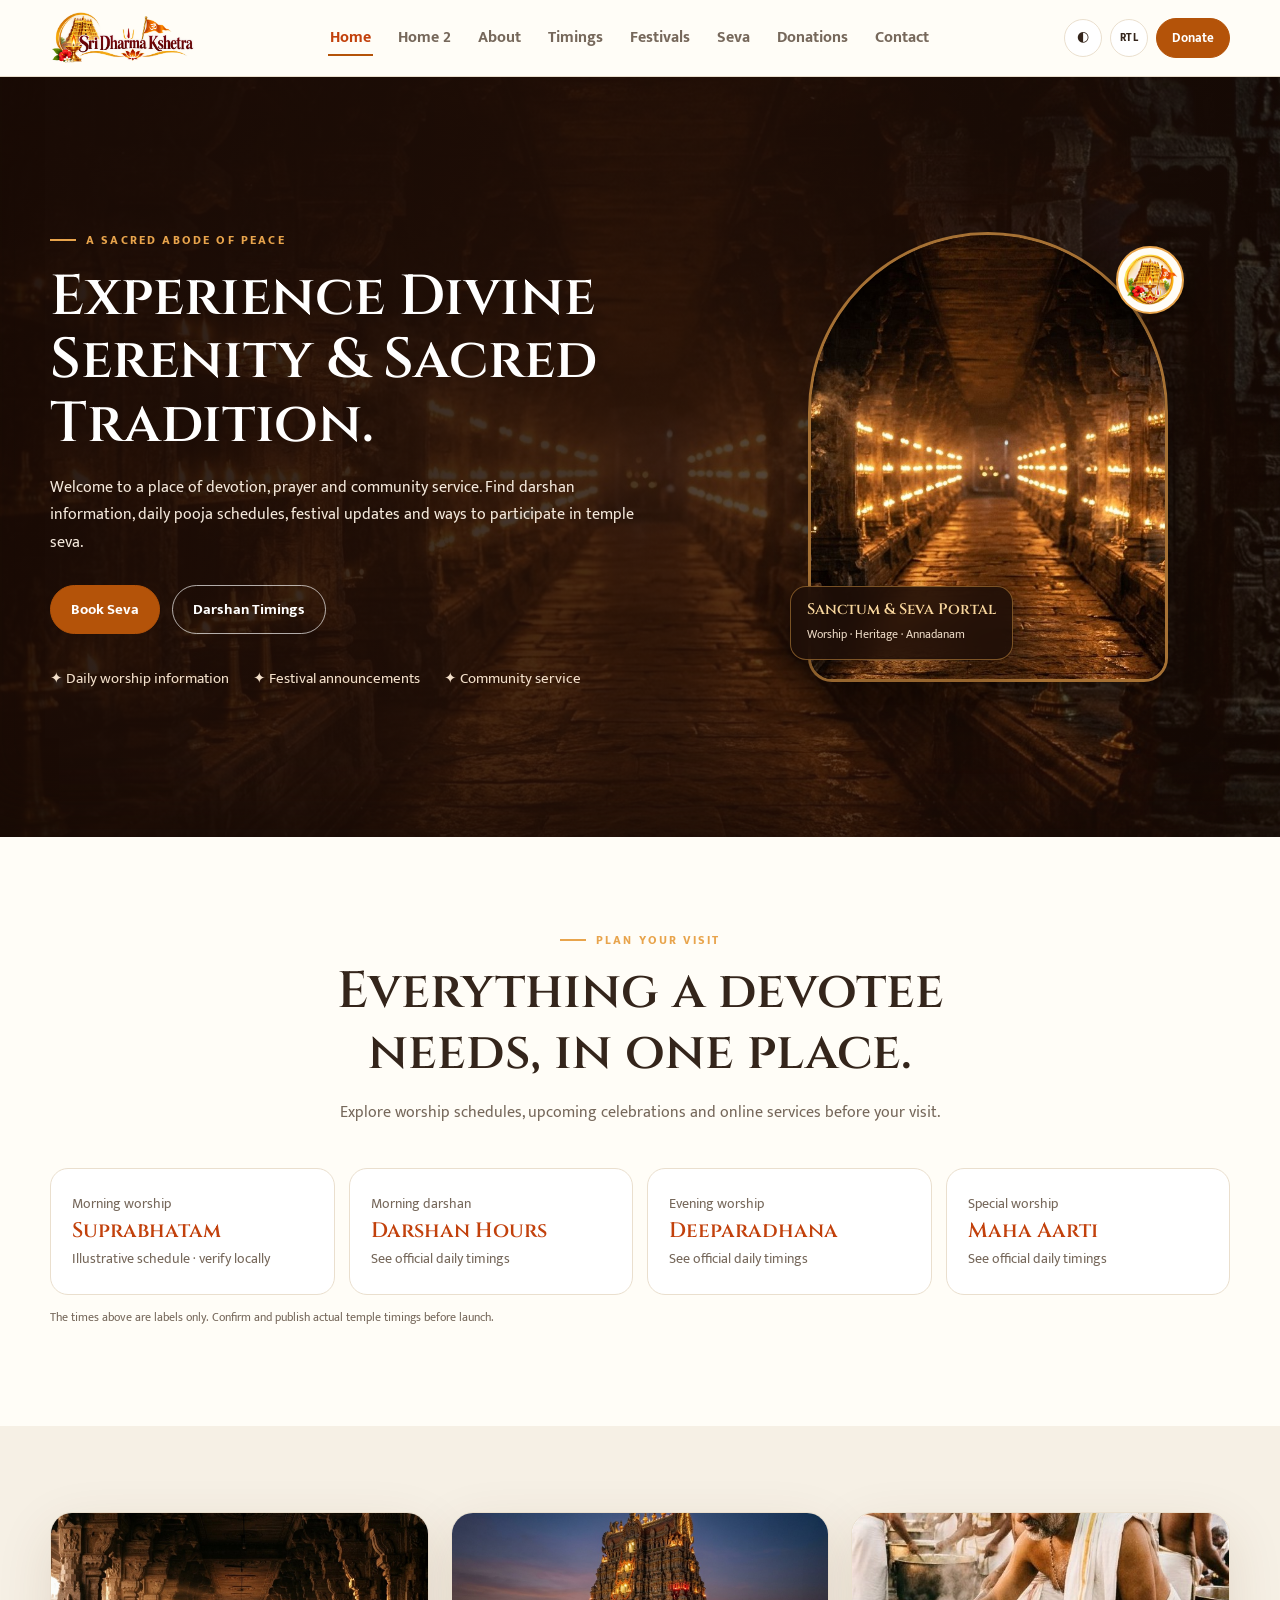
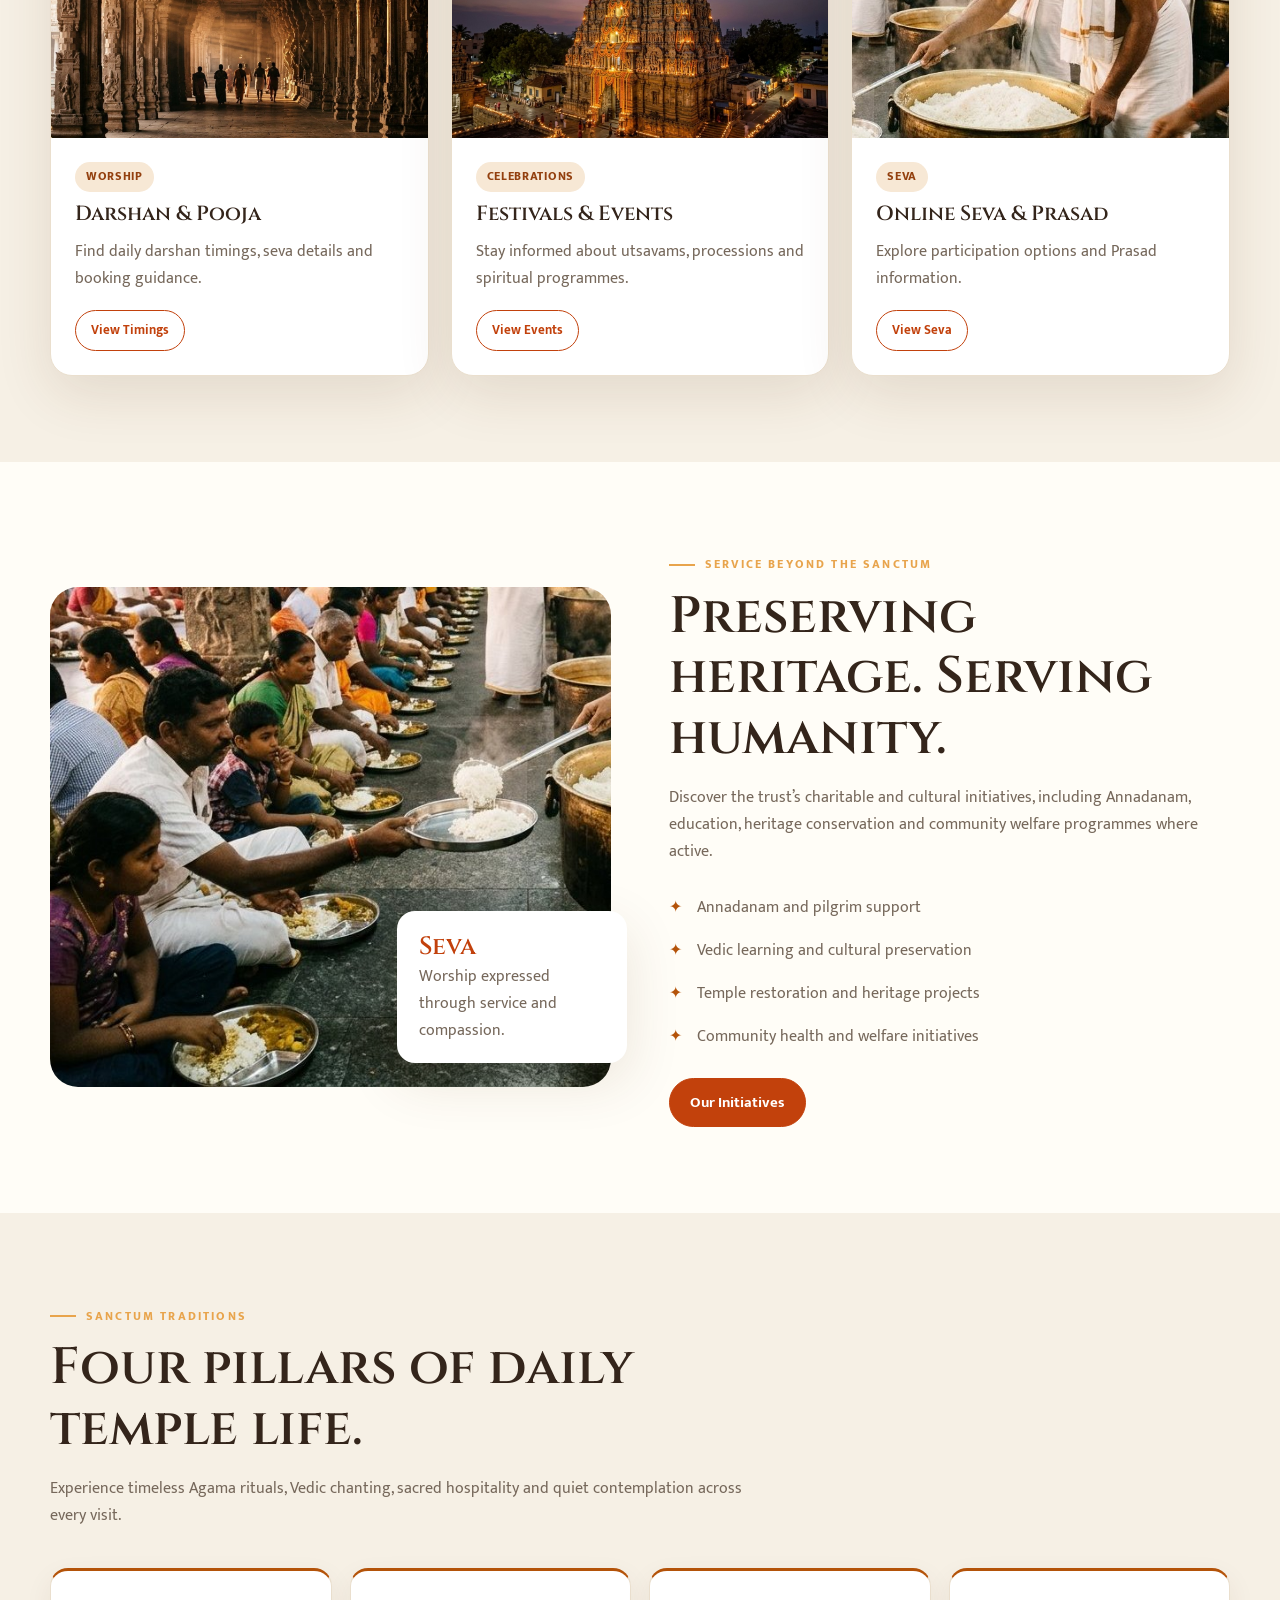
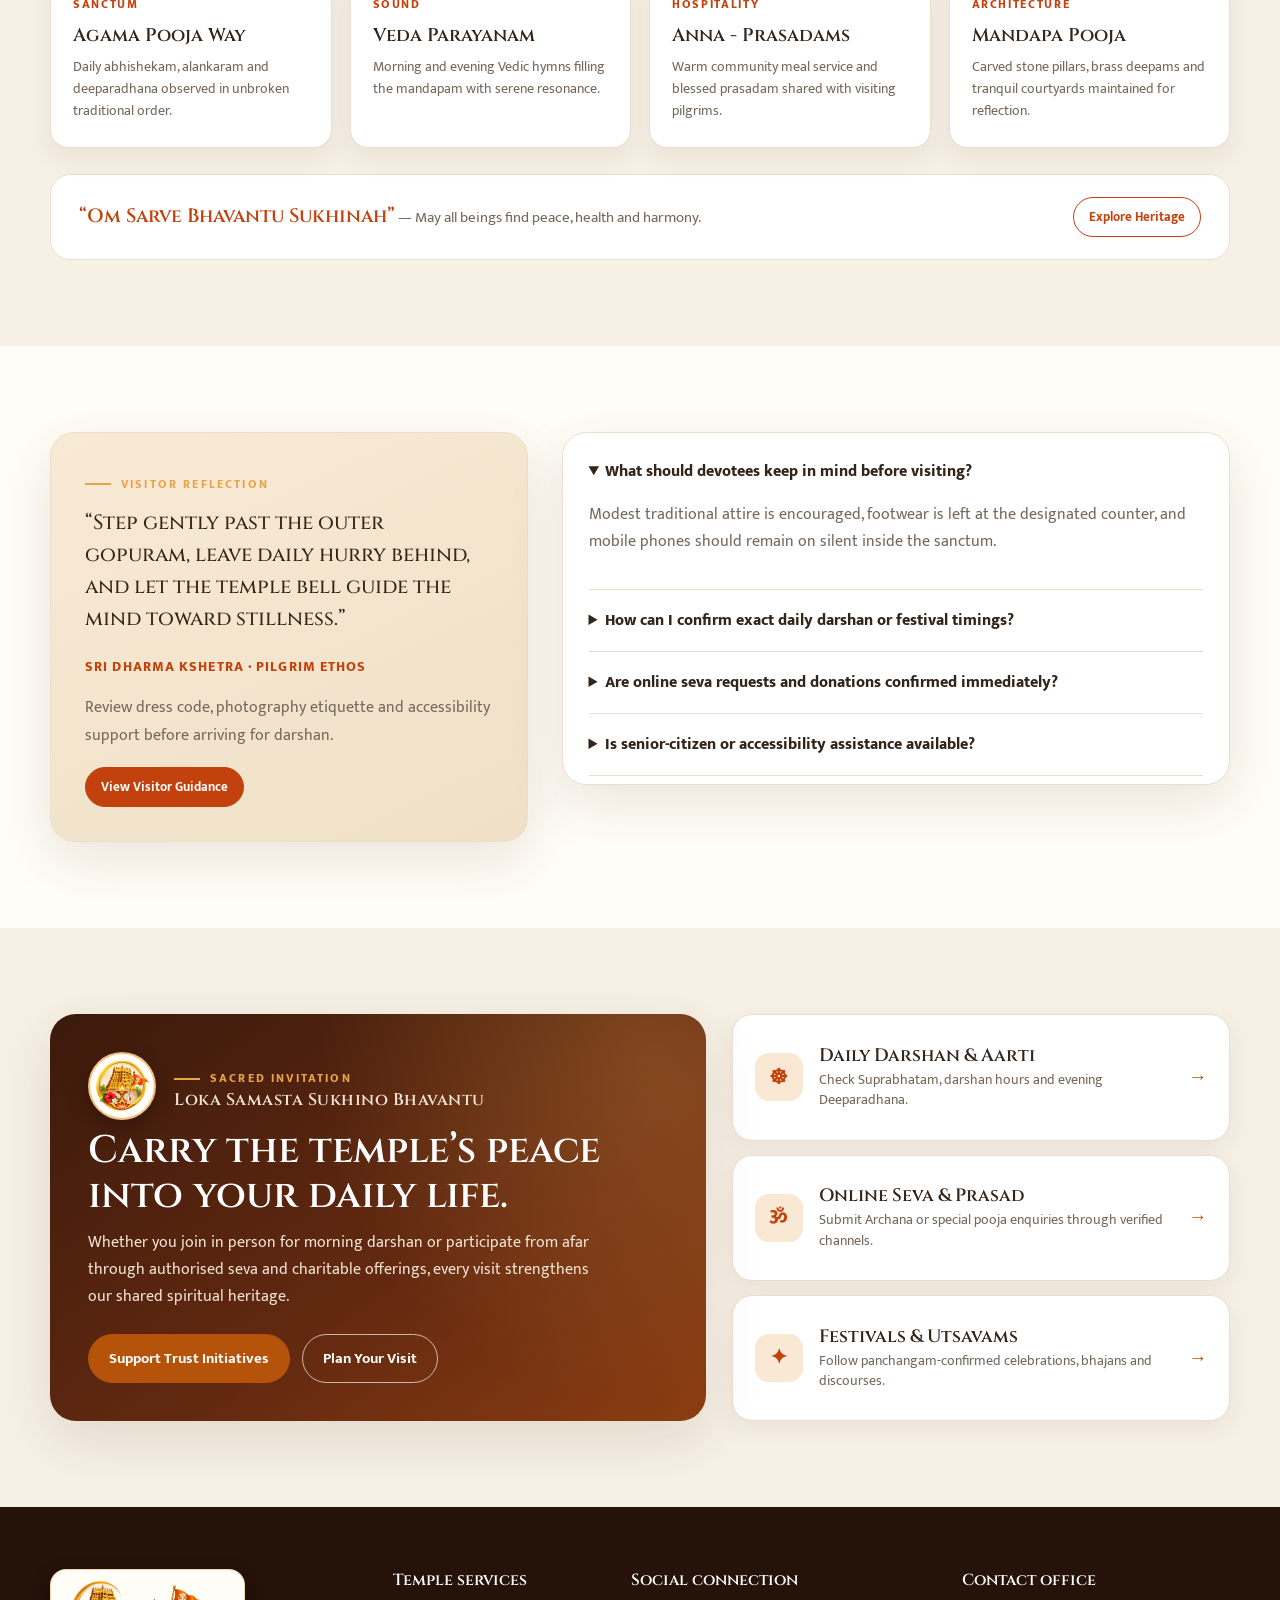
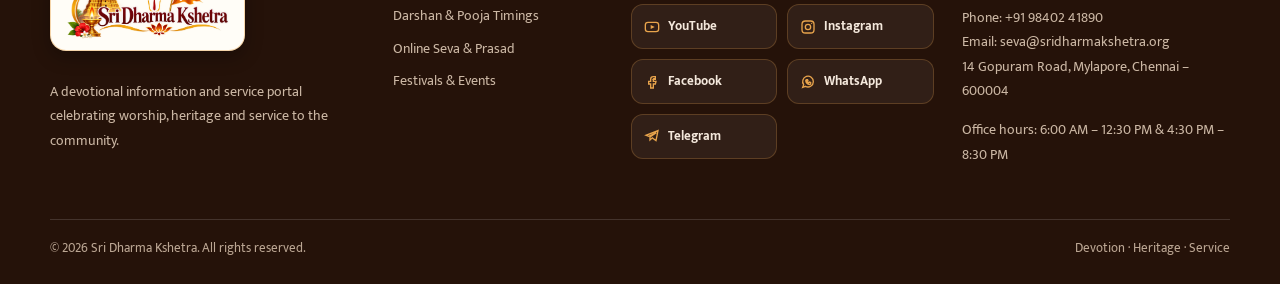
<file: index.html>
<!doctype html>
<html lang="en">

<head>
    <meta charset="utf-8">
    <meta name="viewport" content="width=device-width,initial-scale=1">
    <meta name="theme-color" content="#C2410C">
    <title>Home | Sri Dharma Kshetra</title>
    <meta name="description"
        content="Temple darshan, pooja timings, festivals, online seva and charitable trust initiatives.">
    <link rel="icon" type="image/png" href="favicon.png">
    <link rel="apple-touch-icon" href="favicon.png">
    <link rel="stylesheet" href="styles.css">
</head>

<body>
    <header class="header">
        <div class="container header-inner"><a class="brand" href="index.html"><img class="brand-logo"
                    src="Sri%20Dharma%20Kshetra%20Temple%20Logo.png"
                    alt="Sri Dharma Kshetra — Temple &amp; Religious Trust"></a><button class="icon-btn menu-toggle"
                aria-label="Open navigation" aria-expanded="false">☰</button>
            <nav class="nav" aria-label="Main navigation"><a class="active" href="index.html">Home</a><a class=""
                    href="home-2.html">Home 2</a><a class="" href="about.html">About</a><a class=""
                    href="pooja-timings.html">Timings</a><a class="" href="festivals-events.html">Festivals</a><a
                    class="" href="online-seva.html">Seva</a><a class="" href="donations.html">Donations</a><a class=""
                    href="contact.html">Contact</a><a class="btn gold nav-cta" href="donations.html">Donate</a></nav>
            <div class="actions"><button class="icon-btn" data-theme-toggle
                    aria-label="Toggle dark mode">◐</button><button class="icon-btn" data-rtl-toggle
                    aria-label="Toggle text direction" aria-pressed="false" title="Switch LTR / RTL">RTL</button><a
                    class="btn gold sm" href="donations.html">Donate</a></div>
        </div>
    </header>
    <main>
        <section class="hero hero-home"><img src="assets/images/home-hero-bg.jpg"
                alt="Traditional temple lamp glowing in a sacred setting">
            <div class="container hero-wrap">
                <div class="hero-content"><span class="eyebrow">A sacred abode of peace</span>
                    <h1>Experience Divine Serenity &amp; Sacred Tradition.</h1>
                    <p>Welcome to a place of devotion, prayer and community service. Find darshan information, daily
                        pooja schedules, festival updates and ways to participate in temple seva.</p>
                    <div class="hero-actions"><a class="btn gold" href="online-seva.html">Book Seva</a><a
                            class="btn light-outline" href="pooja-timings.html">Darshan Timings</a></div>
                    <div class="hero-meta"><span>✦ Daily worship information</span><span>✦ Festival
                            announcements</span><span>✦ Community service</span></div>
                </div>
                <div class="hero-arch">
                    <div class="hero-arch-frame"><img src="assets/images/home-hero-arch.jpg"
                            alt="Glowing brass deepam inside the temple sanctum"></div><img class="hero-arch-seal"
                        src="favicon.png" alt="Sri Dharma Kshetra Temple Emblem">
                    <div class="hero-arch-tag"><strong>Sanctum &amp; Seva Portal</strong><span>Worship · Heritage ·
                            Annadanam</span></div>
                </div>
            </div>
        </section>
        <section class="section">
            <div class="container">
                <div class="section-head center"><span class="eyebrow">Plan your visit</span>
                    <h2>Everything a devotee needs, in one place.</h2>
                    <p>Explore worship schedules, upcoming celebrations and online services before your visit.</p>
                </div>
                <div class="time-grid">
                    <div class="time-card"><span>Morning worship</span><strong>Suprabhatam</strong><span>Illustrative
                            schedule · verify locally</span></div>
                    <div class="time-card"><span>Morning darshan</span><strong>Darshan Hours</strong><span>See official
                            daily timings</span></div>
                    <div class="time-card"><span>Evening worship</span><strong>Deeparadhana</strong><span>See official
                            daily timings</span></div>
                    <div class="time-card"><span>Special worship</span><strong>Maha Aarti</strong><span>See official
                            daily timings</span></div>
                </div>
                <p class="notice">The times above are labels only. Confirm and publish actual temple timings before
                    launch.</p>
            </div>
        </section>
        <section class="section soft">
            <div class="container grid three">
                <article class="card"><img src="assets/images/home-darshan.jpg" alt="Oil lamp at temple">
                    <div class="card-body"><span class="pill">Worship</span>
                        <h3>Darshan & Pooja</h3>
                        <p>Find daily darshan timings, seva details and booking guidance.</p>
                        <p style="margin-top:18px"><a class="btn outline sm" href="pooja-timings.html">View Timings</a>
                        </p>
                    </div>
                </article>
                <article class="card"><img src="assets/images/home-festival.jpg"
                        alt="Indian temple festival decorations">
                    <div class="card-body"><span class="pill">Celebrations</span>
                        <h3>Festivals & Events</h3>
                        <p>Stay informed about utsavams, processions and spiritual programmes.</p>
                        <p style="margin-top:18px"><a class="btn outline sm" href="festivals-events.html">View
                                Events</a></p>
                    </div>
                </article>
                <article class="card"><img src="assets/images/home-prasad.jpg" alt="Traditional Indian prasad offering">
                    <div class="card-body"><span class="pill">Seva</span>
                        <h3>Online Seva & Prasad</h3>
                        <p>Explore participation options and Prasad information.</p>
                        <p style="margin-top:18px"><a class="btn outline sm" href="online-seva.html">View Seva</a></p>
                    </div>
                </article>
            </div>
        </section>
        <section class="section">
            <div class="container split">
                <div class="split-img"><img src="assets/images/home-seva.jpg" alt="Community meal service">
                    <div class="float-note"><strong>Seva</strong><span class="muted">Worship expressed through service
                            and compassion.</span></div>
                </div>
                <div><span class="eyebrow">Service beyond the sanctum</span>
                    <h2>Preserving heritage. Serving humanity.</h2>
                    <p class="muted">Discover the trust’s charitable and cultural initiatives, including Annadanam,
                        education, heritage conservation and community welfare programmes where active.</p>
                    <ul class="checklist">
                        <li>Annadanam and pilgrim support</li>
                        <li>Vedic learning and cultural preservation</li>
                        <li>Temple restoration and heritage projects</li>
                        <li>Community health and welfare initiatives</li>
                    </ul><a class="btn" href="home-2.html">Our Initiatives</a>
                </div>
            </div>
        </section>
        <section class="section soft">
            <div class="container">
                <div class="section-head"><span class="eyebrow">Sanctum traditions</span>
                    <h2>Four pillars of daily temple life.</h2>
                    <p>Experience timeless Agama rituals, Vedic chanting, sacred hospitality and quiet contemplation
                        across every visit.</p>
                </div>
                <div class="sacred-pillars">
                    <article class="pillar-tile"><span>Sanctum</span>
                        <h3>Agama Pooja Way</h3>
                        <p>Daily abhishekam, alankaram and deeparadhana observed in unbroken traditional order.</p>
                    </article>
                    <article class="pillar-tile"><span>Sound</span>
                        <h3>Veda Parayanam</h3>
                        <p>Morning and evening Vedic hymns filling the mandapam with serene resonance.</p>
                    </article>
                    <article class="pillar-tile"><span>Hospitality</span>
                        <h3>Anna - Prasadams</h3>
                        <p>Warm community meal service and blessed prasadam shared with visiting pilgrims.</p>
                    </article>
                    <article class="pillar-tile"><span>Architecture</span>
                        <h3>Mandapa Pooja</h3>
                        <p>Carved stone pillars, brass deepams and tranquil courtyards maintained for reflection.</p>
                    </article>
                </div>
                <div class="mantra-ribbon">
                    <div><strong>“Om Sarve Bhavantu Sukhinah”</strong><span> — May all beings find peace, health and
                            harmony.</span></div><a class="btn outline sm" href="about.html">Explore Heritage</a>
                </div>
            </div>
        </section>
        <section class="section">
            <div class="container visitor-faq-split">
                <div class="reflection-card"><span class="eyebrow">Visitor reflection</span>
                    <blockquote>“Step gently past the outer gopuram, leave daily hurry behind, and let the temple bell
                        guide the mind toward stillness.”</blockquote><cite>Sri Dharma Kshetra · Pilgrim Ethos</cite>
                    <p class="muted" style="margin:14px 0 18px">Review dress code, photography etiquette and
                        accessibility support before arriving for darshan.</p><a class="btn sm"
                        href="pooja-timings.html">View Visitor Guidance</a>
                </div>
                <div class="faq-card faq">
                    <details open>
                        <summary>What should devotees keep in mind before visiting?</summary>
                        <p>Modest traditional attire is encouraged, footwear is left at the designated counter, and
                            mobile phones should remain on silent inside the sanctum.</p>
                    </details>
                    <details>
                        <summary>How can I confirm exact daily darshan or festival timings?</summary>
                        <p>Timings may shift on auspicious days and utsavams. Always verify the latest schedule on the
                            Timings page or with the temple office directly.</p>
                    </details>
                    <details>
                        <summary>Are online seva requests and donations confirmed immediately?</summary>
                        <p>This portal serves as an information guide; official confirmations and receipts are issued
                            solely through verified temple office channels.</p>
                    </details>
                    <details>
                        <summary>Is senior-citizen or accessibility assistance available?</summary>
                        <p>Devotees needing wheelchair access or priority guidance may contact the temple office ahead
                            of their visit for smooth arrangements.</p>
                    </details>
                </div>
            </div>
        </section>
        <section class="section soft">
            <div class="container sanctuary-grid">
                <div class="sanctuary-panel">
                    <div>
                        <div class="sanctuary-top"><img class="sanctuary-seal" src="favicon.png"
                                alt="Sri Dharma Kshetra Sacred Emblem">
                            <div><span class="eyebrow">Sacred invitation</span>
                                <p class="sanctuary-verse">Loka Samasta Sukhino Bhavantu</p>
                            </div>
                        </div>
                        <h2>Carry the temple’s peace into your daily life.</h2>
                        <p>Whether you join in person for morning darshan or participate from afar through authorised
                            seva and charitable offerings, every visit strengthens our shared spiritual heritage.</p>
                    </div>
                    <div class="sanctuary-actions"><a class="btn gold" href="donations.html">Support Trust
                            Initiatives</a><a class="btn light-outline" href="contact.html">Plan Your Visit</a></div>
                </div>
                <div class="quick-stack"><a class="quick-tile" href="pooja-timings.html"><span class="quick-badge"
                            aria-hidden="true">☸</span>
                        <div>
                            <h3>Daily Darshan &amp; Aarti</h3>
                            <p>Check Suprabhatam, darshan hours and evening Deeparadhana.</p>
                        </div><span class="quick-arrow" aria-hidden="true">→</span>
                    </a><a class="quick-tile" href="online-seva.html"><span class="quick-badge"
                            aria-hidden="true">ॐ</span>
                        <div>
                            <h3>Online Seva &amp; Prasad</h3>
                            <p>Submit Archana or special pooja enquiries through verified channels.</p>
                        </div><span class="quick-arrow" aria-hidden="true">→</span>
                    </a><a class="quick-tile" href="festivals-events.html"><span class="quick-badge"
                            aria-hidden="true">✦</span>
                        <div>
                            <h3>Festivals &amp; Utsavams</h3>
                            <p>Follow panchangam-confirmed celebrations, bhajans and discourses.</p>
                        </div><span class="quick-arrow" aria-hidden="true">→</span>
                    </a></div>
            </div>
        </section>
    </main>
    <footer class="footer">
        <div class="container">
            <div class="footer-grid">
                <div><a class="brand" href="index.html"><img class="brand-logo"
                            src="Sri%20Dharma%20Kshetra%20Temple%20Logo.png"
                            alt="Sri Dharma Kshetra — Temple &amp; Religious Trust"></a>
                    <p style="max-width:310px">A devotional information and service portal celebrating worship, heritage
                        and service to the community.</p>
                </div>
                <div>
                    <h4>Temple services</h4>
                    <div class="footer-links"><a href="pooja-timings.html">Darshan & Pooja Timings</a><a
                            href="online-seva.html">Online Seva & Prasad</a><a href="festivals-events.html">Festivals &
                            Events</a></div>
                </div>
                <div>
                    <h4>Social connection</h4>
                    <div class="footer-social"><a class="social-box" href="https://www.youtube.com" target="_blank"
                            rel="noopener noreferrer"><svg viewBox="0 0 24 24" fill="none" stroke="currentColor"
                                stroke-width="2" aria-hidden="true">
                                <rect x="2" y="5" width="20" height="14" rx="4" />
                                <polygon points="10,9 16,12 10,15" fill="currentColor" stroke="none" />
                            </svg><span>YouTube</span></a><a class="social-box" href="https://www.instagram.com"
                            target="_blank" rel="noopener noreferrer"><svg viewBox="0 0 24 24" fill="none"
                                stroke="currentColor" stroke-width="2" aria-hidden="true">
                                <rect x="3" y="3" width="18" height="18" rx="5" />
                                <circle cx="12" cy="12" r="4" />
                                <circle cx="17.5" cy="6.5" r="1" fill="currentColor" stroke="none" />
                            </svg><span>Instagram</span></a><a class="social-box" href="https://www.facebook.com"
                            target="_blank" rel="noopener noreferrer"><svg viewBox="0 0 24 24" fill="none"
                                stroke="currentColor" stroke-width="2" aria-hidden="true">
                                <path d="M14 8h3V4h-3a4 4 0 0 0-4 4v3H7v4h3v6h4v-6h3l1-4h-4V8a1 1 0 0 1 1-1Z" />
                            </svg><span>Facebook</span></a><a class="social-box" href="https://wa.me/919840241890"
                            target="_blank" rel="noopener noreferrer"><svg viewBox="0 0 24 24" fill="none"
                                stroke="currentColor" stroke-width="2" aria-hidden="true">
                                <path d="M20 11.5a8 8 0 0 1-11.8 7L4 20l1.5-4A8 8 0 1 1 20 11.5Z" />
                                <path
                                    d="M9.5 9.5c.3 1.7 1.8 3.2 3.5 3.5l1.2-1 1.8.8v1.5a1.5 1.5 0 0 1-1.6 1.5 6.8 6.8 0 0 1-5.8-5.8A1.5 1.5 0 0 1 10 8.5h1.3l.7 1.7-1 .8" />
                            </svg><span>WhatsApp</span></a><a class="social-box" href="https://t.me" target="_blank"
                            rel="noopener noreferrer"><svg viewBox="0 0 24 24" fill="none" stroke="currentColor"
                                stroke-width="2" aria-hidden="true">
                                <path d="m21 4-3 15-5.5-4.2L9 18v-4.5L18.5 7 7 12.5 3 11 21 4Z" />
                            </svg><span>Telegram</span></a></div>
                </div>
                <div>
                    <h4>Contact office</h4>
                    <p>Phone: <a href="tel:+919840241890">+91 98402 41890</a><br>Email: <a
                            href="mailto:seva@sridharmakshetra.org">seva@sridharmakshetra.org</a><br>14 Gopuram Road,
                        Mylapore, Chennai – 600004</p>
                    <p>Office hours: 6:00 AM – 12:30 PM &amp; 4:30 PM – 8:30 PM</p>
                </div>
            </div>
            <div class="footer-bottom"><span>© <span data-year></span> Sri Dharma Kshetra. All rights
                    reserved.</span><span>Devotion · Heritage · Service</span></div>
        </div>
    </footer>
    <script src="script.js"></script>
</body>

</html>
</file>
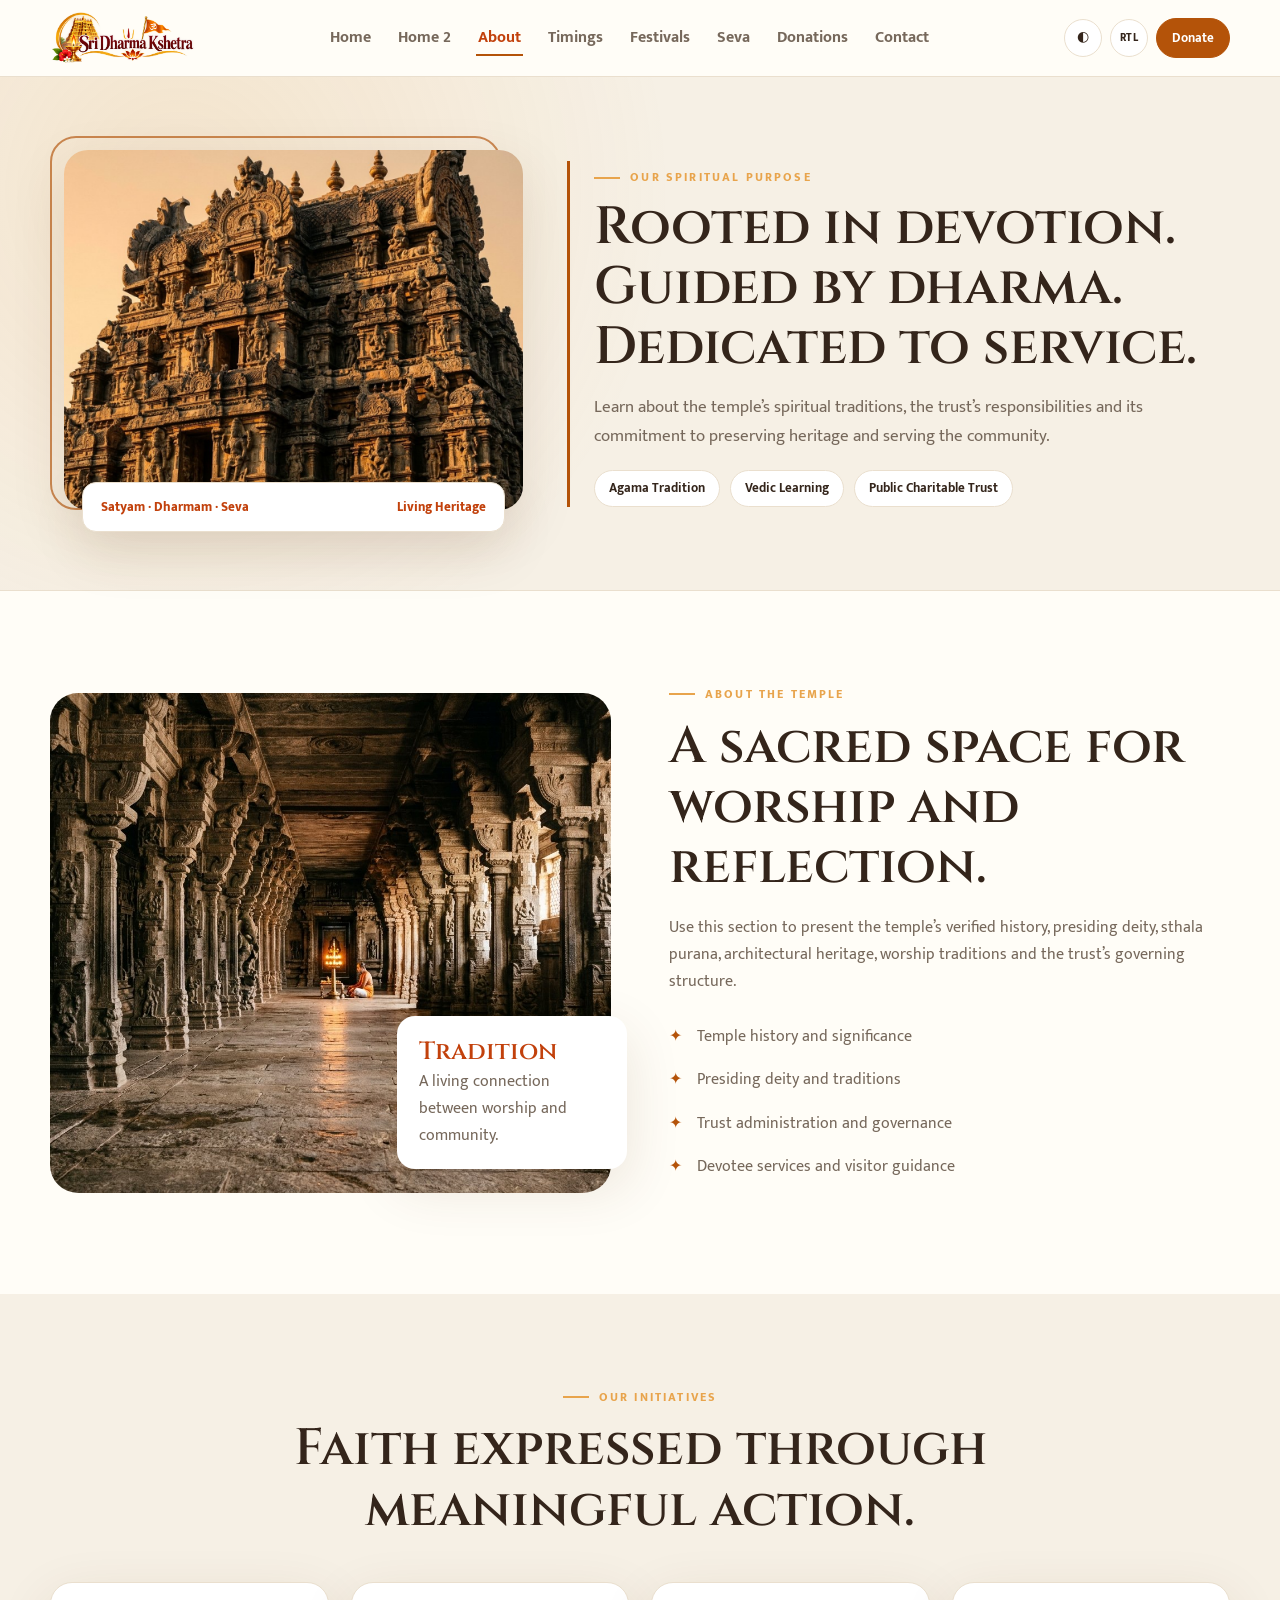
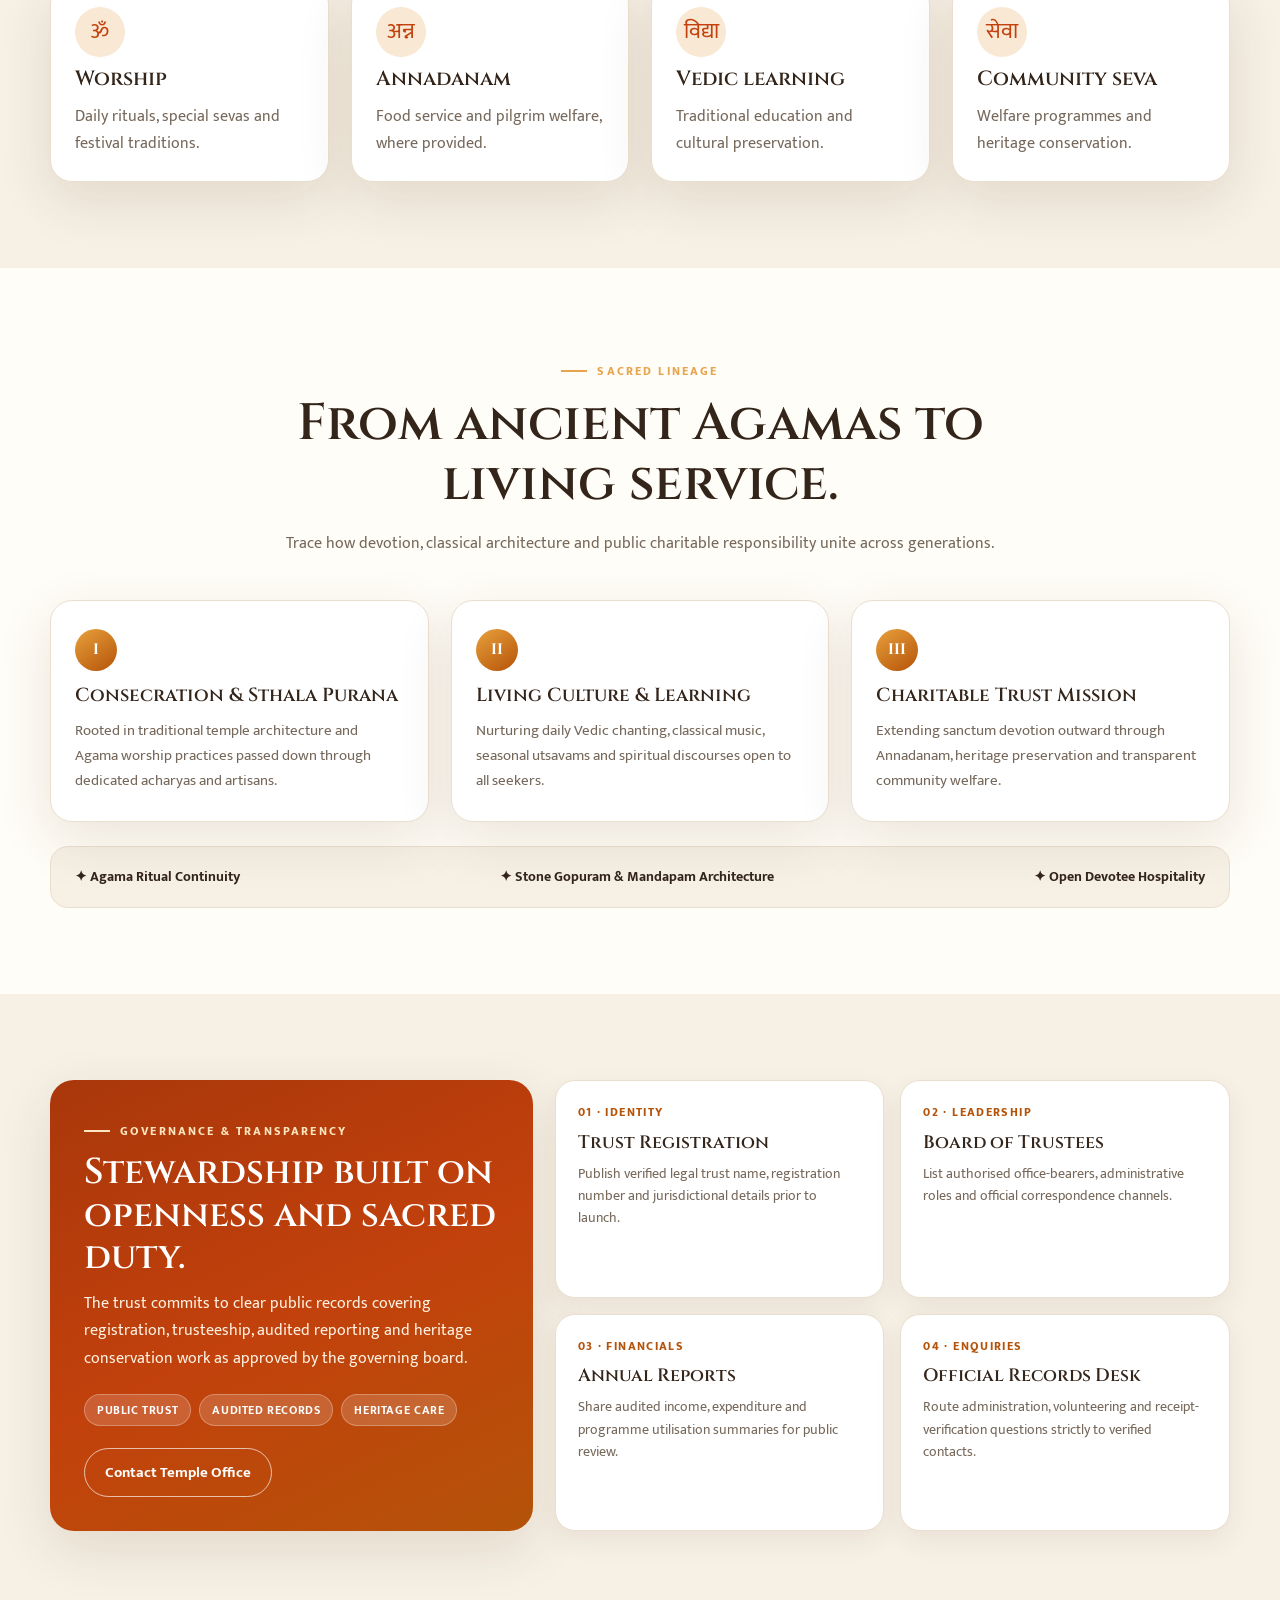
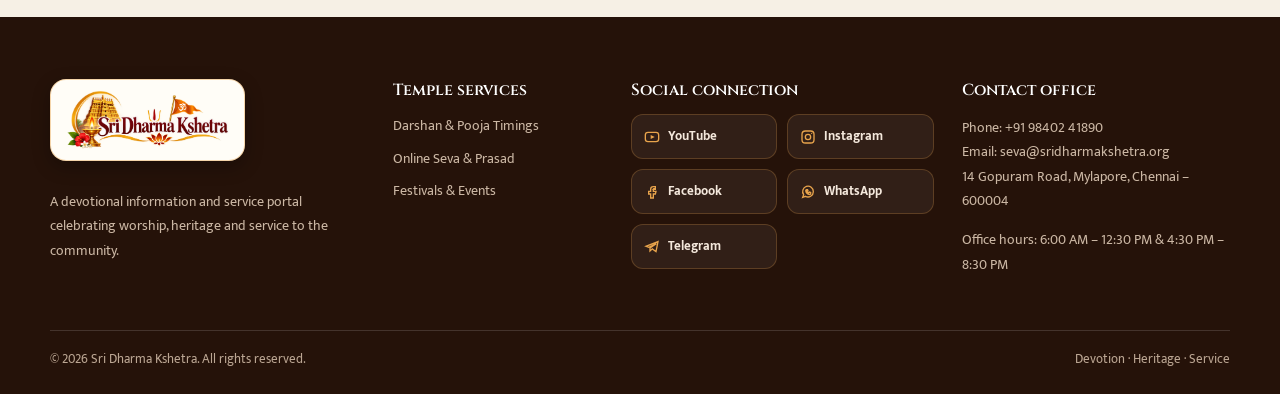
<file: about.html>
<!doctype html><html lang="en"><head><meta charset="utf-8"><meta name="viewport" content="width=device-width,initial-scale=1"><meta name="theme-color" content="#C2410C"><title>About | Sri Dharma Kshetra</title><meta name="description" content="Temple darshan, pooja timings, festivals, online seva and charitable trust initiatives."><link rel="icon" type="image/png" href="favicon.png"><link rel="apple-touch-icon" href="favicon.png"><link rel="stylesheet" href="styles.css"></head><body><header class="header"><div class="container header-inner"><a class="brand" href="index.html"><img class="brand-logo" src="Sri%20Dharma%20Kshetra%20Temple%20Logo.png" alt="Sri Dharma Kshetra — Temple &amp; Religious Trust"></a><button class="icon-btn menu-toggle" aria-label="Open navigation" aria-expanded="false">☰</button><nav class="nav" aria-label="Main navigation"><a class="" href="index.html">Home</a><a class="" href="home-2.html">Home 2</a><a class="active" href="about.html">About</a><a class="" href="pooja-timings.html">Timings</a><a class="" href="festivals-events.html">Festivals</a><a class="" href="online-seva.html">Seva</a><a class="" href="donations.html">Donations</a><a class="" href="contact.html">Contact</a><a class="btn gold nav-cta" href="donations.html">Donate</a></nav><div class="actions"><button class="icon-btn" data-theme-toggle aria-label="Toggle dark mode">◐</button><button class="icon-btn" data-rtl-toggle aria-label="Toggle text direction" aria-pressed="false" title="Switch LTR / RTL">RTL</button><a class="btn gold sm" href="donations.html">Donate</a></div></div></header>
<main><section class="page-hero hero-about"><div class="container about-folio"><div class="folio-frame"><img src="assets/images/about-hero.jpg" alt="Carved temple gopuram in warm sunlight"><div class="folio-caption"><span>Satyam · Dharmam · Seva</span><span>Living Heritage</span></div></div><div class="page-intro about-copy"><span class="eyebrow">Our spiritual purpose</span><h1>Rooted in devotion. Guided by dharma. Dedicated to service.</h1><p>Learn about the temple’s spiritual traditions, the trust’s responsibilities and its commitment to preserving heritage and serving the community.</p><div class="about-tags"><span>Agama Tradition</span><span>Vedic Learning</span><span>Public Charitable Trust</span></div></div></div></section>
<section class="section"><div class="container split"><div class="split-img"><img src="assets/images/about-gopuram.jpg" alt="Traditional temple architecture"><div class="float-note"><strong>Tradition</strong><span class="muted">A living connection between worship and community.</span></div></div><div><span class="eyebrow">About the temple</span><h2>A sacred space for worship and reflection.</h2><p class="muted">Use this section to present the temple’s verified history, presiding deity, sthala purana, architectural heritage, worship traditions and the trust’s governing structure.</p><ul class="checklist"><li>Temple history and significance</li><li>Presiding deity and traditions</li><li>Trust administration and governance</li><li>Devotee services and visitor guidance</li></ul></div></div></section>
<section class="section soft" id="initiatives"><div class="container"><div class="section-head center"><span class="eyebrow">Our initiatives</span><h2>Faith expressed through meaningful action.</h2></div><div class="grid four"><div class="card"><div class="card-body"><div class="card-icon">ॐ</div><h3>Worship</h3><p>Daily rituals, special sevas and festival traditions.</p></div></div><div class="card"><div class="card-body"><div class="card-icon">अन्न</div><h3>Annadanam</h3><p>Food service and pilgrim welfare, where provided.</p></div></div><div class="card"><div class="card-body"><div class="card-icon">विद्या</div><h3>Vedic learning</h3><p>Traditional education and cultural preservation.</p></div></div><div class="card"><div class="card-body"><div class="card-icon">सेवा</div><h3>Community seva</h3><p>Welfare programmes and heritage conservation.</p></div></div></div></div></section>
<section class="section"><div class="container"><div class="section-head center"><span class="eyebrow">Sacred lineage</span><h2>From ancient Agamas to living service.</h2><p>Trace how devotion, classical architecture and public charitable responsibility unite across generations.</p></div><div class="lineage-timeline"><article class="stage-card"><span class="stage-badge">I</span><h3>Consecration &amp; Sthala Purana</h3><p>Rooted in traditional temple architecture and Agama worship practices passed down through dedicated acharyas and artisans.</p></article><article class="stage-card"><span class="stage-badge">II</span><h3>Living Culture &amp; Learning</h3><p>Nurturing daily Vedic chanting, classical music, seasonal utsavams and spiritual discourses open to all seekers.</p></article><article class="stage-card"><span class="stage-badge">III</span><h3>Charitable Trust Mission</h3><p>Extending sanctum devotion outward through Annadanam, heritage preservation and transparent community welfare.</p></article></div><div class="heritage-strip"><span>✦ Agama Ritual Continuity</span><span>✦ Stone Gopuram &amp; Mandapam Architecture</span><span>✦ Open Devotee Hospitality</span></div></div></section>
<section class="section soft"><div class="container"><div class="bento-gov"><div class="gov-feature"><div><span class="eyebrow">Governance &amp; transparency</span><h2>Stewardship built on openness and sacred duty.</h2><p>The trust commits to clear public records covering registration, trusteeship, audited reporting and heritage conservation work as approved by the governing board.</p></div><div class="gov-tags"><span>Public Trust</span><span>Audited Records</span><span>Heritage Care</span></div><div><a class="btn light-outline" href="contact.html">Contact Temple Office</a></div></div><div class="dossier-grid"><article class="dossier-card"><span class="dossier-kicker">01 · Identity</span><h3>Trust Registration</h3><p>Publish verified legal trust name, registration number and jurisdictional details prior to launch.</p></article><article class="dossier-card"><span class="dossier-kicker">02 · Leadership</span><h3>Board of Trustees</h3><p>List authorised office-bearers, administrative roles and official correspondence channels.</p></article><article class="dossier-card"><span class="dossier-kicker">03 · Financials</span><h3>Annual Reports</h3><p>Share audited income, expenditure and programme utilisation summaries for public review.</p></article><article class="dossier-card"><span class="dossier-kicker">04 · Enquiries</span><h3>Official Records Desk</h3><p>Route administration, volunteering and receipt-verification questions strictly to verified contacts.</p></article></div></div></div></section></main><footer class="footer"><div class="container"><div class="footer-grid"><div><a class="brand" href="index.html"><img class="brand-logo" src="Sri%20Dharma%20Kshetra%20Temple%20Logo.png" alt="Sri Dharma Kshetra — Temple &amp; Religious Trust"></a><p style="max-width:310px">A devotional information and service portal celebrating worship, heritage and service to the community.</p></div><div><h4>Temple services</h4><div class="footer-links"><a href="pooja-timings.html">Darshan & Pooja Timings</a><a href="online-seva.html">Online Seva & Prasad</a><a href="festivals-events.html">Festivals & Events</a></div></div><div><h4>Social connection</h4><div class="footer-social"><a class="social-box" href="https://www.youtube.com" target="_blank" rel="noopener noreferrer"><svg viewBox="0 0 24 24" fill="none" stroke="currentColor" stroke-width="2" aria-hidden="true"><rect x="2" y="5" width="20" height="14" rx="4"/><polygon points="10,9 16,12 10,15" fill="currentColor" stroke="none"/></svg><span>YouTube</span></a><a class="social-box" href="https://www.instagram.com" target="_blank" rel="noopener noreferrer"><svg viewBox="0 0 24 24" fill="none" stroke="currentColor" stroke-width="2" aria-hidden="true"><rect x="3" y="3" width="18" height="18" rx="5"/><circle cx="12" cy="12" r="4"/><circle cx="17.5" cy="6.5" r="1" fill="currentColor" stroke="none"/></svg><span>Instagram</span></a><a class="social-box" href="https://www.facebook.com" target="_blank" rel="noopener noreferrer"><svg viewBox="0 0 24 24" fill="none" stroke="currentColor" stroke-width="2" aria-hidden="true"><path d="M14 8h3V4h-3a4 4 0 0 0-4 4v3H7v4h3v6h4v-6h3l1-4h-4V8a1 1 0 0 1 1-1Z"/></svg><span>Facebook</span></a><a class="social-box" href="https://wa.me/919840241890" target="_blank" rel="noopener noreferrer"><svg viewBox="0 0 24 24" fill="none" stroke="currentColor" stroke-width="2" aria-hidden="true"><path d="M20 11.5a8 8 0 0 1-11.8 7L4 20l1.5-4A8 8 0 1 1 20 11.5Z"/><path d="M9.5 9.5c.3 1.7 1.8 3.2 3.5 3.5l1.2-1 1.8.8v1.5a1.5 1.5 0 0 1-1.6 1.5 6.8 6.8 0 0 1-5.8-5.8A1.5 1.5 0 0 1 10 8.5h1.3l.7 1.7-1 .8"/></svg><span>WhatsApp</span></a><a class="social-box" href="https://t.me" target="_blank" rel="noopener noreferrer"><svg viewBox="0 0 24 24" fill="none" stroke="currentColor" stroke-width="2" aria-hidden="true"><path d="m21 4-3 15-5.5-4.2L9 18v-4.5L18.5 7 7 12.5 3 11 21 4Z"/></svg><span>Telegram</span></a></div></div><div><h4>Contact office</h4><p>Phone: <a href="tel:+919840241890">+91 98402 41890</a><br>Email: <a href="mailto:seva@sridharmakshetra.org">seva@sridharmakshetra.org</a><br>14 Gopuram Road, Mylapore, Chennai – 600004</p><p>Office hours: 6:00 AM – 12:30 PM &amp; 4:30 PM – 8:30 PM</p></div></div><div class="footer-bottom"><span>© <span data-year></span> Sri Dharma Kshetra. All rights reserved.</span><span>Devotion · Heritage · Service</span></div></div></footer><script src="script.js"></script></body></html>
</file>
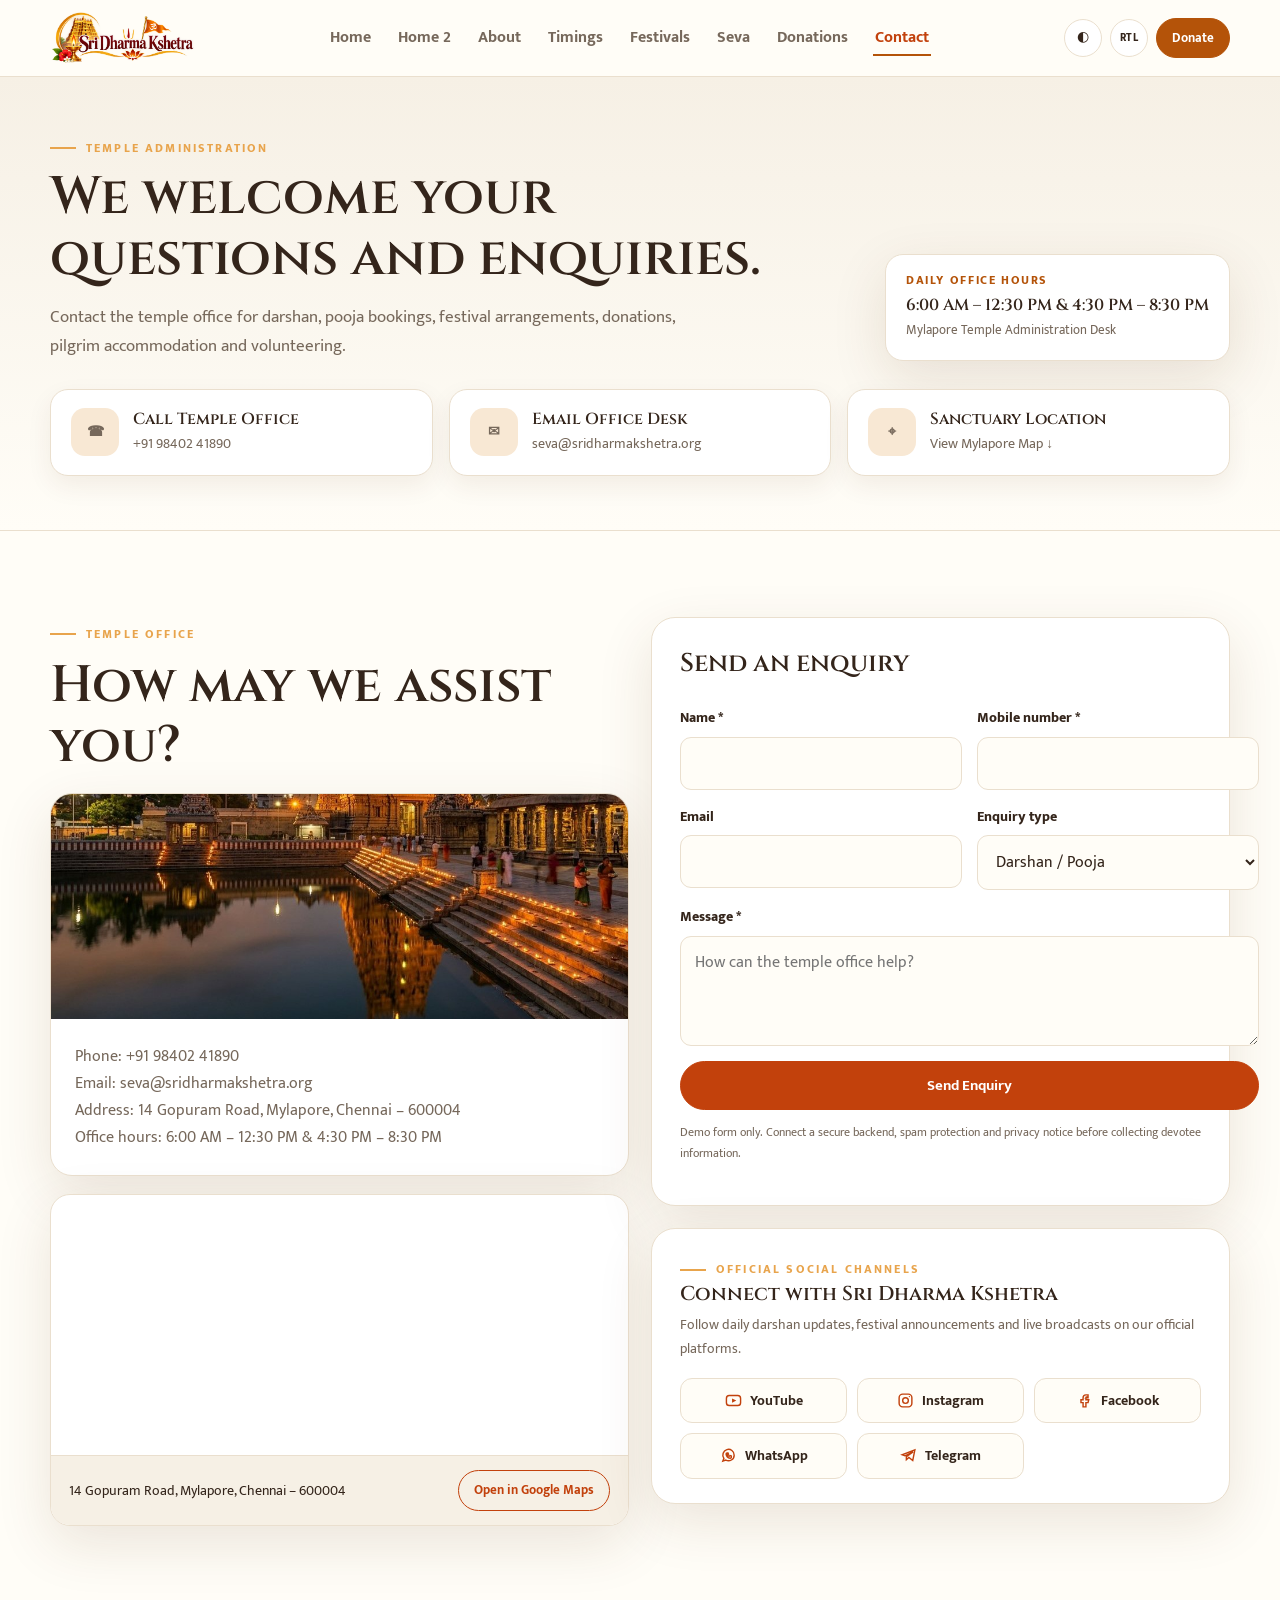
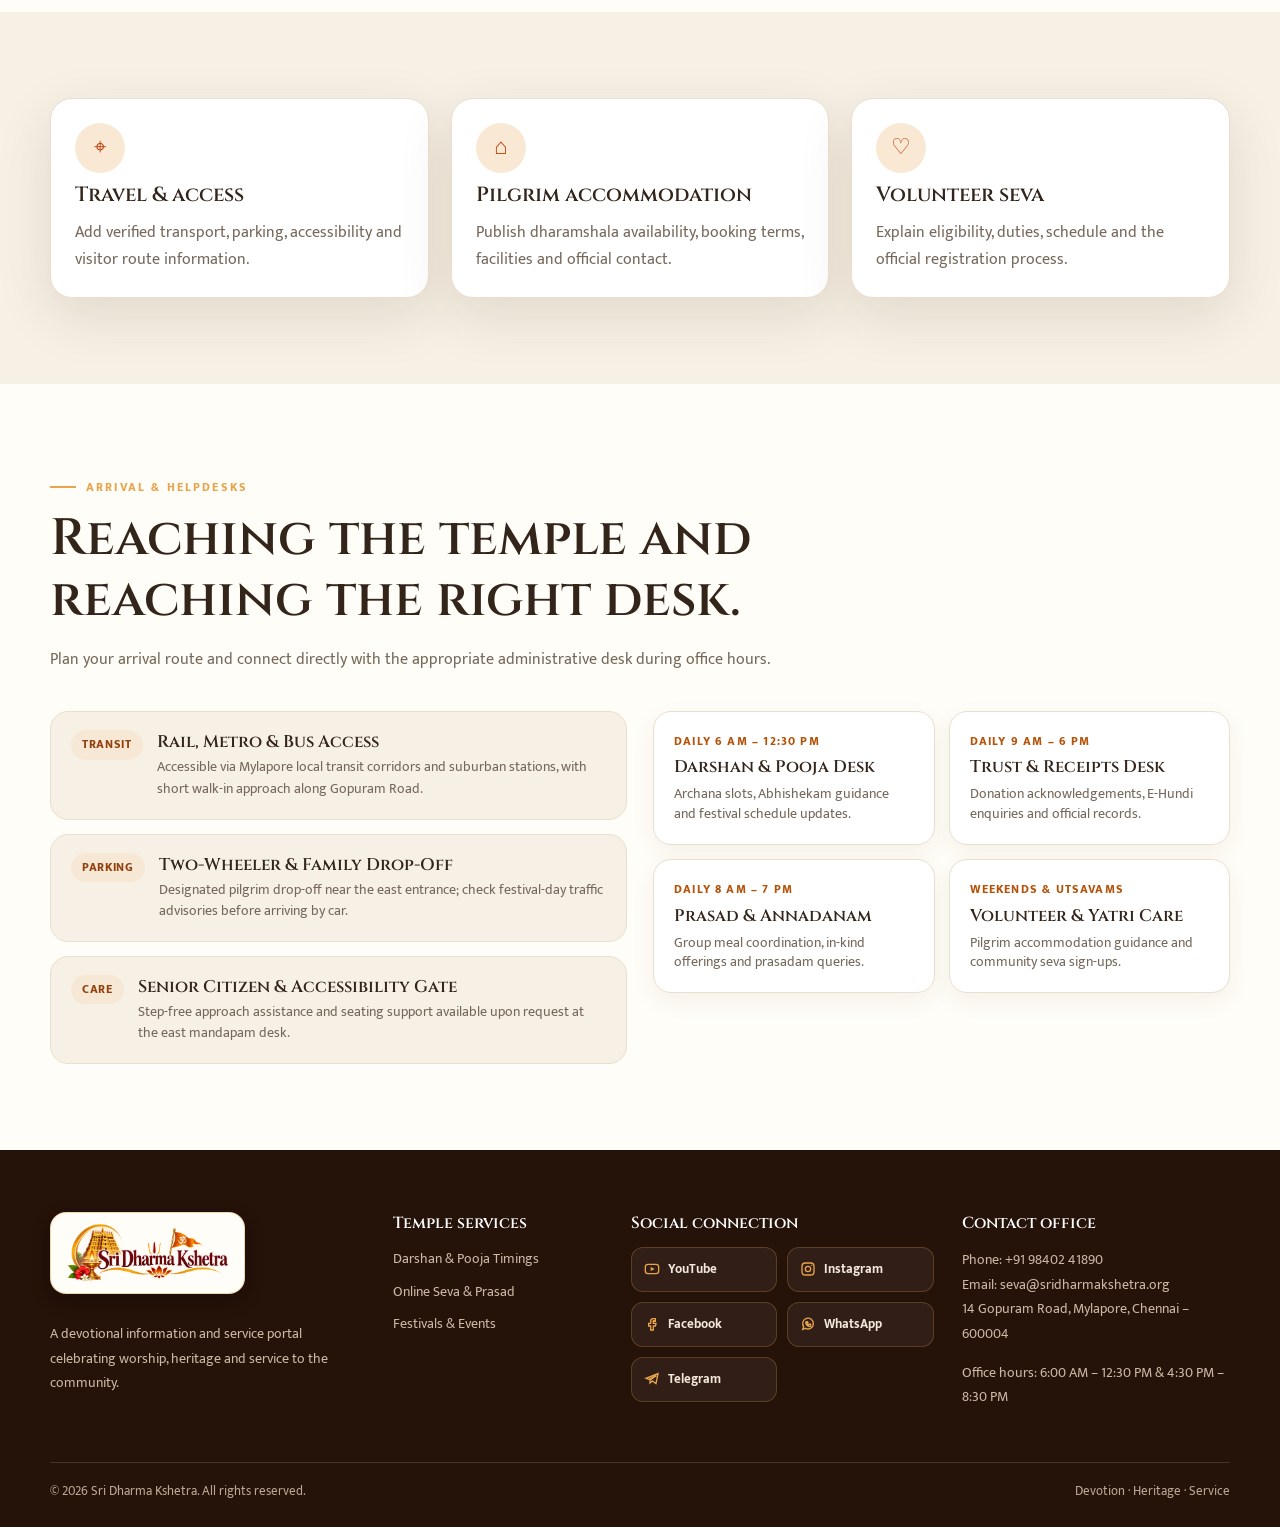
<file: contact.html>
<!doctype html>
<html lang="en">
  <head>
    <meta charset="utf-8" />
    <meta name="viewport" content="width=device-width,initial-scale=1" />
    <meta name="theme-color" content="#C2410C" />
    <title>Contact | Sri Dharma Kshetra</title>
    <meta
      name="description"
      content="Temple darshan, pooja timings, festivals, online seva and charitable trust initiatives."
    />
    <link rel="icon" type="image/png" href="favicon.png" />
    <link rel="apple-touch-icon" href="favicon.png" />
    <link rel="stylesheet" href="styles.css" />
  </head>
  <body>
    <header class="header">
      <div class="container header-inner">
        <a class="brand" href="index.html"
          ><img
            class="brand-logo"
            src="Sri%20Dharma%20Kshetra%20Temple%20Logo.png"
            alt="Sri Dharma Kshetra — Temple &amp; Religious Trust" /></a
        ><button
          class="icon-btn menu-toggle"
          aria-label="Open navigation"
          aria-expanded="false"
        >
          ☰
        </button>
        <nav class="nav" aria-label="Main navigation">
          <a class="" href="index.html">Home</a
          ><a class="" href="home-2.html">Home 2</a
          ><a class="" href="about.html">About</a
          ><a class="" href="pooja-timings.html">Timings</a
          ><a class="" href="festivals-events.html">Festivals</a
          ><a class="" href="online-seva.html">Seva</a
          ><a class="" href="donations.html">Donations</a
          ><a class="active" href="contact.html">Contact</a
          ><a class="btn gold nav-cta" href="donations.html">Donate</a>
        </nav>
        <div class="actions">
          <button
            class="icon-btn"
            data-theme-toggle
            aria-label="Toggle dark mode"
          >
            ◐</button
          ><button
            class="icon-btn"
            data-rtl-toggle
            aria-label="Toggle text direction"
            aria-pressed="false"
            title="Switch LTR / RTL"
          >
            RTL</button
          ><a class="btn gold sm" href="donations.html">Donate</a>
        </div>
      </div>
    </header>
    <main>
      <section class="page-hero hero-contact">
        <div class="container">
          <div class="contact-hero-top">
            <div class="page-intro">
              <span class="eyebrow">Temple administration</span>
              <h1>We welcome your questions and enquiries.</h1>
              <p>
                Contact the temple office for darshan, pooja bookings, festival
                arrangements, donations, pilgrim accommodation and volunteering.
              </p>
            </div>
            <div class="office-chip">
              <span>Daily Office Hours</span
              ><strong>6:00 AM – 12:30 PM &amp; 4:30 PM – 8:30 PM</strong
              ><small>Mylapore Temple Administration Desk</small>
            </div>
          </div>
          <div class="contact-strip">
            <a class="contact-bar-tile" href="tel:+919840241890"
              ><span class="quick-badge" aria-hidden="true">☎</span>
              <div>
                <strong>Call Temple Office</strong><span>+91 98402 41890</span>
              </div></a
            ><a class="contact-bar-tile" href="mailto:seva@sridharmakshetra.org"
              ><span class="quick-badge" aria-hidden="true">✉</span>
              <div>
                <strong>Email Office Desk</strong
                ><span>seva@sridharmakshetra.org</span>
              </div></a
            ><a class="contact-bar-tile" href="#temple-map"
              ><span class="quick-badge" aria-hidden="true">⌖</span>
              <div>
                <strong>Sanctuary Location</strong
                ><span>View Mylapore Map ↓</span>
              </div></a
            >
          </div>
        </div>
      </section>
      <section class="section">
        <div class="container grid two stack-tablet">
          <div>
            <span class="eyebrow">Temple office</span>
            <h2>How may we assist you?</h2>
            <div class="card">
              <img
                src="assets/images/contact-office.jpg"
                alt="Temple gopuram and sacred tank at twilight near the temple office"
                loading="lazy"
              />
              <div class="card-body">
                <p class="muted">
                  Phone: <a href="tel:+919840241890">+91 98402 41890</a
                  ><br />Email:
                  <a href="mailto:seva@sridharmakshetra.org"
                    >seva@sridharmakshetra.org</a
                  ><br />Address: 14 Gopuram Road, Mylapore, Chennai – 600004<br />Office
                  hours: 6:00 AM – 12:30 PM &amp; 4:30 PM – 8:30 PM
                </p>
              </div>
            </div>
            <div class="map-frame" id="temple-map">
              <iframe
                title="Sri Dharma Kshetra Location Map — Mylapore, Chennai"
                loading="lazy"
                referrerpolicy="no-referrer-when-downgrade"
                src="https://www.openstreetmap.org/export/embed.html?bbox=80.2640%2C13.0285%2C80.2760%2C13.0385&amp;layer=mapnik&amp;marker=13.0335%2C80.2700"
              ></iframe>
              <div class="map-bar">
                <span>14 Gopuram Road, Mylapore, Chennai – 600004</span
                ><a
                  class="btn outline sm"
                  href="https://www.google.com/maps/search/?api=1&amp;query=Mylapore%2C+Chennai+600004"
                  target="_blank"
                  rel="noopener noreferrer"
                  >Open in Google Maps</a
                >
              </div>
            </div>
          </div>
          <div class="contact-stack">
            <div class="form-wrap">
              <h3
                style="
                  font:
                    600 1.6rem Cinzel,
                    serif;
                  margin-top: 0;
                "
              >
                Send an enquiry
              </h3>
              <form data-demo-form>
                <div class="form-grid">
                  <div class="field">
                    <label for="cname">Name *</label
                    ><input id="cname" required />
                  </div>
                  <div class="field">
                    <label for="cmobile">Mobile number *</label
                    ><input id="cmobile" type="tel" required />
                  </div>
                  <div class="field">
                    <label for="cemail">Email</label
                    ><input id="cemail" type="email" />
                  </div>
                  <div class="field">
                    <label for="ctopic">Enquiry type</label
                    ><select id="ctopic">
                      <option>Darshan / Pooja</option>
                      <option>Festival / Event</option>
                      <option>Online Seva / Prasad</option>
                      <option>Donation / Receipt</option>
                      <option>Pilgrim accommodation</option>
                      <option>Volunteer</option>
                      <option>Other</option>
                    </select>
                  </div>
                  <div class="field full">
                    <label for="cmessage">Message *</label
                    ><textarea
                      id="cmessage"
                      required
                      placeholder="How can the temple office help?"
                    ></textarea>
                  </div>
                  <div class="field full">
                    <button class="btn">Send Enquiry</button>
                    <p class="toast" role="status"></p>
                  </div>
                </div>
              </form>
              <p class="notice">
                Demo form only. Connect a secure backend, spam protection and
                privacy notice before collecting devotee information.
              </p>
            </div>
            <div class="contact-social-card">
              <span class="eyebrow">Official social channels</span>
              <h3>Connect with Sri Dharma Kshetra</h3>
              <p>
                Follow daily darshan updates, festival announcements and live
                broadcasts on our official platforms.
              </p>
              <div class="contact-social-grid">
                <a
                  class="contact-social-link"
                  href="https://www.youtube.com"
                  target="_blank"
                  rel="noopener noreferrer"
                  ><svg
                    viewBox="0 0 24 24"
                    fill="none"
                    stroke="currentColor"
                    stroke-width="2"
                    aria-hidden="true"
                  >
                    <rect x="2" y="5" width="20" height="14" rx="4" />
                    <polygon
                      points="10,9 16,12 10,15"
                      fill="currentColor"
                      stroke="none"
                    /></svg
                  ><span>YouTube</span></a
                ><a
                  class="contact-social-link"
                  href="https://www.instagram.com"
                  target="_blank"
                  rel="noopener noreferrer"
                  ><svg
                    viewBox="0 0 24 24"
                    fill="none"
                    stroke="currentColor"
                    stroke-width="2"
                    aria-hidden="true"
                  >
                    <rect x="3" y="3" width="18" height="18" rx="5" />
                    <circle cx="12" cy="12" r="4" />
                    <circle
                      cx="17.5"
                      cy="6.5"
                      r="1"
                      fill="currentColor"
                      stroke="none"
                    /></svg
                  ><span>Instagram</span></a
                ><a
                  class="contact-social-link"
                  href="https://www.facebook.com"
                  target="_blank"
                  rel="noopener noreferrer"
                  ><svg
                    viewBox="0 0 24 24"
                    fill="none"
                    stroke="currentColor"
                    stroke-width="2"
                    aria-hidden="true"
                  >
                    <path
                      d="M14 8h3V4h-3a4 4 0 0 0-4 4v3H7v4h3v6h4v-6h3l1-4h-4V8a1 1 0 0 1 1-1Z"
                    /></svg
                  ><span>Facebook</span></a
                ><a
                  class="contact-social-link"
                  href="https://wa.me/919840241890"
                  target="_blank"
                  rel="noopener noreferrer"
                  ><svg
                    viewBox="0 0 24 24"
                    fill="none"
                    stroke="currentColor"
                    stroke-width="2"
                    aria-hidden="true"
                  >
                    <path
                      d="M20 11.5a8 8 0 0 1-11.8 7L4 20l1.5-4A8 8 0 1 1 20 11.5Z"
                    />
                    <path
                      d="M9.5 9.5c.3 1.7 1.8 3.2 3.5 3.5l1.2-1 1.8.8v1.5a1.5 1.5 0 0 1-1.6 1.5 6.8 6.8 0 0 1-5.8-5.8A1.5 1.5 0 0 1 10 8.5h1.3l.7 1.7-1 .8"
                    /></svg
                  ><span>WhatsApp</span></a
                ><a
                  class="contact-social-link"
                  href="https://t.me"
                  target="_blank"
                  rel="noopener noreferrer"
                  ><svg
                    viewBox="0 0 24 24"
                    fill="none"
                    stroke="currentColor"
                    stroke-width="2"
                    aria-hidden="true"
                  >
                    <path
                      d="m21 4-3 15-5.5-4.2L9 18v-4.5L18.5 7 7 12.5 3 11 21 4Z"
                    /></svg
                  ><span>Telegram</span></a
                >
              </div>
            </div>
          </div>
        </div>
      </section>
      <section class="section soft">
        <div class="container grid three">
          <div class="card">
            <div class="card-body">
              <div class="card-icon">⌖</div>
              <h3>Travel & access</h3>
              <p>
                Add verified transport, parking, accessibility and visitor route
                information.
              </p>
            </div>
          </div>
          <div class="card">
            <div class="card-body">
              <div class="card-icon">⌂</div>
              <h3>Pilgrim accommodation</h3>
              <p>
                Publish dharamshala availability, booking terms, facilities and
                official contact.
              </p>
            </div>
          </div>
          <div class="card">
            <div class="card-body">
              <div class="card-icon">♡</div>
              <h3>Volunteer seva</h3>
              <p>
                Explain eligibility, duties, schedule and the official
                registration process.
              </p>
            </div>
          </div>
        </div>
      </section>
      <section class="section">
        <div class="container">
          <div class="section-head">
            <span class="eyebrow">Arrival &amp; helpdesks</span>
            <h2>Reaching the temple and reaching the right desk.</h2>
            <p>
              Plan your arrival route and connect directly with the appropriate
              administrative desk during office hours.
            </p>
          </div>
          <div class="visit-directory">
            <div class="route-stack">
              <article class="route-card">
                <span class="pill">Transit</span>
                <div>
                  <h3>Rail, Metro &amp; Bus Access</h3>
                  <p>
                    Accessible via Mylapore local transit corridors and suburban
                    stations, with short walk-in approach along Gopuram Road.
                  </p>
                </div>
              </article>
              <article class="route-card">
                <span class="pill">Parking</span>
                <div>
                  <h3>Two-Wheeler &amp; Family Drop-Off</h3>
                  <p>
                    Designated pilgrim drop-off near the east entrance; check
                    festival-day traffic advisories before arriving by car.
                  </p>
                </div>
              </article>
              <article class="route-card">
                <span class="pill">Care</span>
                <div>
                  <h3>Senior Citizen &amp; Accessibility Gate</h3>
                  <p>
                    Step-free approach assistance and seating support available
                    upon request at the east mandapam desk.
                  </p>
                </div>
              </article>
            </div>
            <div class="desk-grid">
              <article class="desk-card">
                <span>Daily 6 AM – 12:30 PM</span>
                <h3>Darshan &amp; Pooja Desk</h3>
                <p>
                  Archana slots, Abhishekam guidance and festival schedule
                  updates.
                </p>
              </article>
              <article class="desk-card">
                <span>Daily 9 AM – 6 PM</span>
                <h3>Trust &amp; Receipts Desk</h3>
                <p>
                  Donation acknowledgements, E-Hundi enquiries and official
                  records.
                </p>
              </article>
              <article class="desk-card">
                <span>Daily 8 AM – 7 PM</span>
                <h3>Prasad &amp; Annadanam</h3>
                <p>
                  Group meal coordination, in-kind offerings and prasadam
                  queries.
                </p>
              </article>
              <article class="desk-card">
                <span>Weekends &amp; Utsavams</span>
                <h3>Volunteer &amp; Yatri Care</h3>
                <p>
                  Pilgrim accommodation guidance and community seva sign-ups.
                </p>
              </article>
            </div>
          </div>
        </div>
      </section>
    </main>
    <footer class="footer">
      <div class="container">
        <div class="footer-grid">
          <div>
            <a class="brand" href="index.html"
              ><img
                class="brand-logo"
                src="Sri%20Dharma%20Kshetra%20Temple%20Logo.png"
                alt="Sri Dharma Kshetra — Temple &amp; Religious Trust"
            /></a>
            <p style="max-width: 310px">
              A devotional information and service portal celebrating worship,
              heritage and service to the community.
            </p>
          </div>
          <div>
            <h4>Temple services</h4>
            <div class="footer-links">
              <a href="pooja-timings.html">Darshan & Pooja Timings</a
              ><a href="online-seva.html">Online Seva & Prasad</a
              ><a href="festivals-events.html">Festivals & Events</a>
            </div>
          </div>
          <div>
            <h4>Social connection</h4>
            <div class="footer-social">
              <a
                class="social-box"
                href="https://www.youtube.com"
                target="_blank"
                rel="noopener noreferrer"
                ><svg
                  viewBox="0 0 24 24"
                  fill="none"
                  stroke="currentColor"
                  stroke-width="2"
                  aria-hidden="true"
                >
                  <rect x="2" y="5" width="20" height="14" rx="4" />
                  <polygon
                    points="10,9 16,12 10,15"
                    fill="currentColor"
                    stroke="none"
                  /></svg
                ><span>YouTube</span></a
              ><a
                class="social-box"
                href="https://www.instagram.com"
                target="_blank"
                rel="noopener noreferrer"
                ><svg
                  viewBox="0 0 24 24"
                  fill="none"
                  stroke="currentColor"
                  stroke-width="2"
                  aria-hidden="true"
                >
                  <rect x="3" y="3" width="18" height="18" rx="5" />
                  <circle cx="12" cy="12" r="4" />
                  <circle
                    cx="17.5"
                    cy="6.5"
                    r="1"
                    fill="currentColor"
                    stroke="none"
                  /></svg
                ><span>Instagram</span></a
              ><a
                class="social-box"
                href="https://www.facebook.com"
                target="_blank"
                rel="noopener noreferrer"
                ><svg
                  viewBox="0 0 24 24"
                  fill="none"
                  stroke="currentColor"
                  stroke-width="2"
                  aria-hidden="true"
                >
                  <path
                    d="M14 8h3V4h-3a4 4 0 0 0-4 4v3H7v4h3v6h4v-6h3l1-4h-4V8a1 1 0 0 1 1-1Z"
                  /></svg
                ><span>Facebook</span></a
              ><a
                class="social-box"
                href="https://wa.me/919840241890"
                target="_blank"
                rel="noopener noreferrer"
                ><svg
                  viewBox="0 0 24 24"
                  fill="none"
                  stroke="currentColor"
                  stroke-width="2"
                  aria-hidden="true"
                >
                  <path
                    d="M20 11.5a8 8 0 0 1-11.8 7L4 20l1.5-4A8 8 0 1 1 20 11.5Z"
                  />
                  <path
                    d="M9.5 9.5c.3 1.7 1.8 3.2 3.5 3.5l1.2-1 1.8.8v1.5a1.5 1.5 0 0 1-1.6 1.5 6.8 6.8 0 0 1-5.8-5.8A1.5 1.5 0 0 1 10 8.5h1.3l.7 1.7-1 .8"
                  /></svg
                ><span>WhatsApp</span></a
              ><a
                class="social-box"
                href="https://t.me"
                target="_blank"
                rel="noopener noreferrer"
                ><svg
                  viewBox="0 0 24 24"
                  fill="none"
                  stroke="currentColor"
                  stroke-width="2"
                  aria-hidden="true"
                >
                  <path
                    d="m21 4-3 15-5.5-4.2L9 18v-4.5L18.5 7 7 12.5 3 11 21 4Z"
                  /></svg
                ><span>Telegram</span></a
              >
            </div>
          </div>
          <div>
            <h4>Contact office</h4>
            <p>
              Phone: <a href="tel:+919840241890">+91 98402 41890</a><br />Email:
              <a href="mailto:seva@sridharmakshetra.org"
                >seva@sridharmakshetra.org</a
              ><br />14 Gopuram Road, Mylapore, Chennai – 600004
            </p>
            <p>Office hours: 6:00 AM – 12:30 PM &amp; 4:30 PM – 8:30 PM</p>
          </div>
        </div>
        <div class="footer-bottom">
          <span
            >© <span data-year></span> Sri Dharma Kshetra. All rights
            reserved.</span
          ><span>Devotion · Heritage · Service</span>
        </div>
      </div>
    </footer>
    <script src="script.js"></script>
  </body>
</html>
</file>
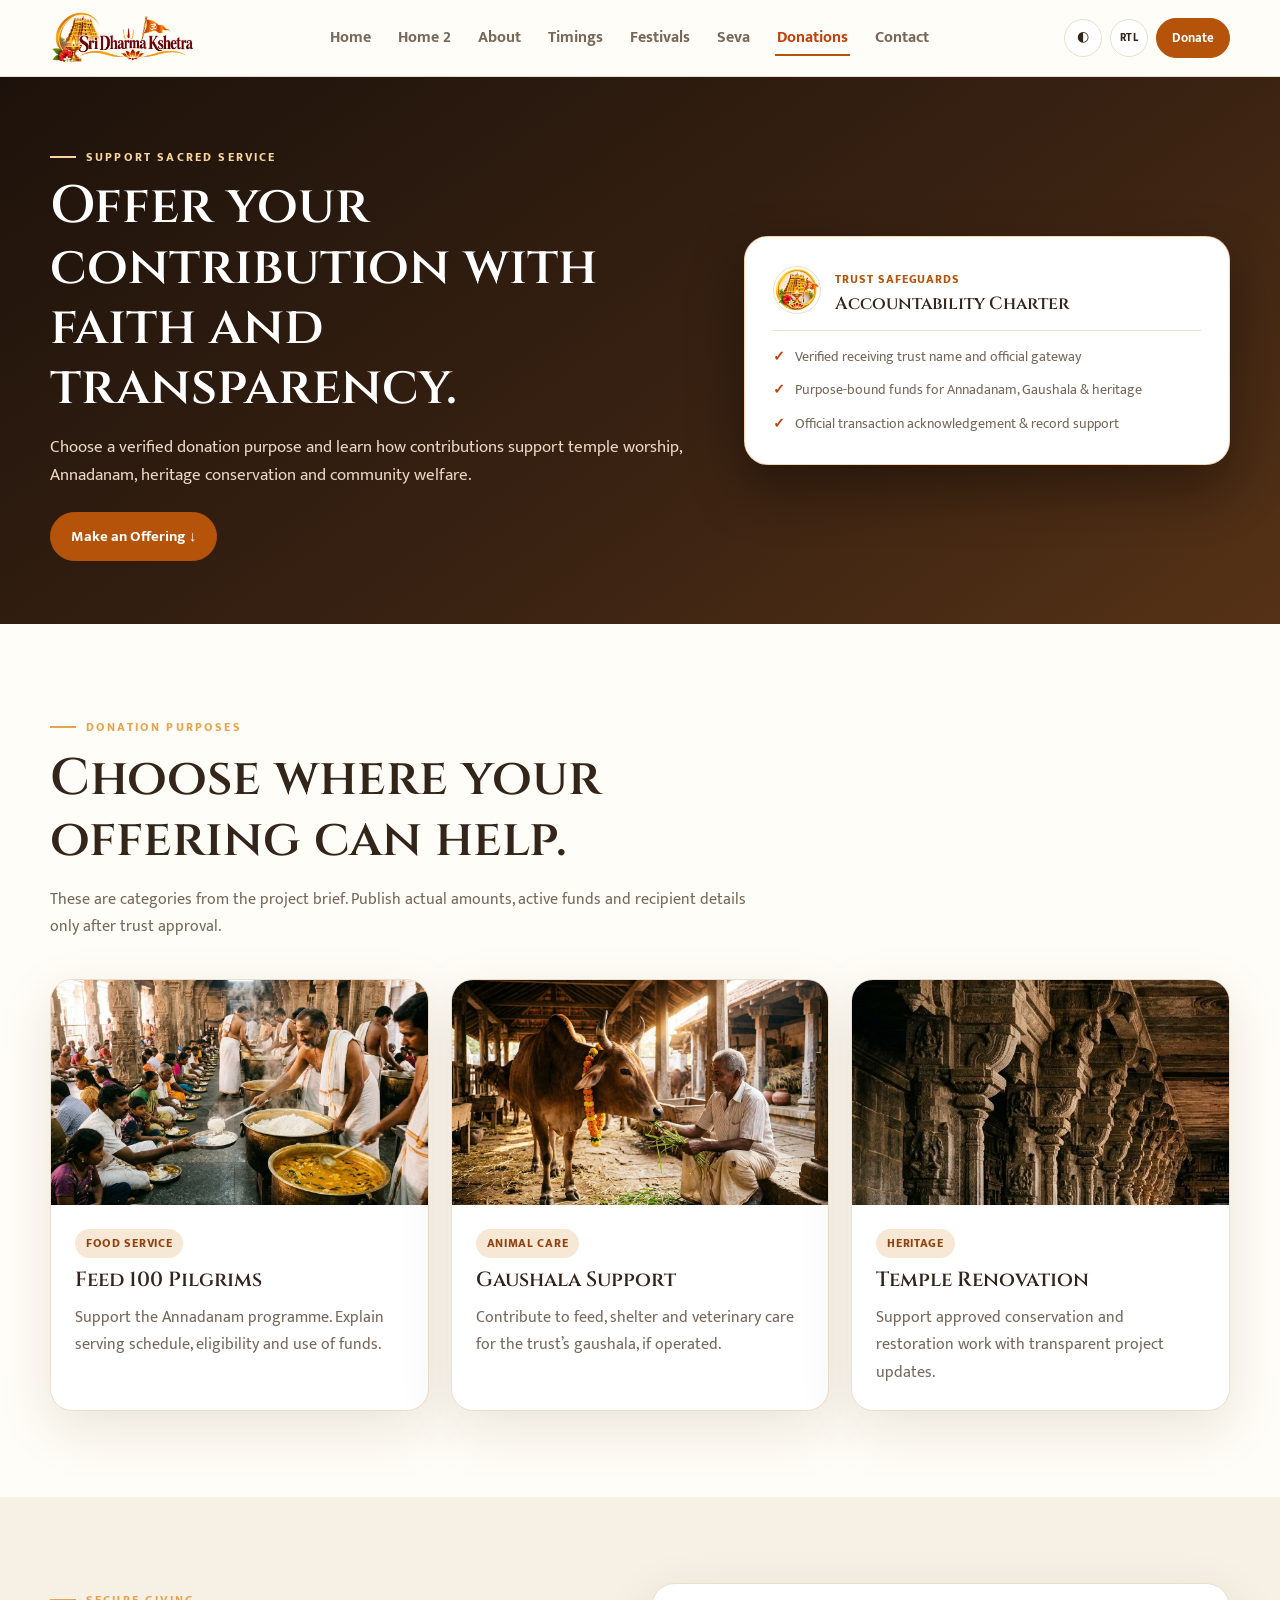
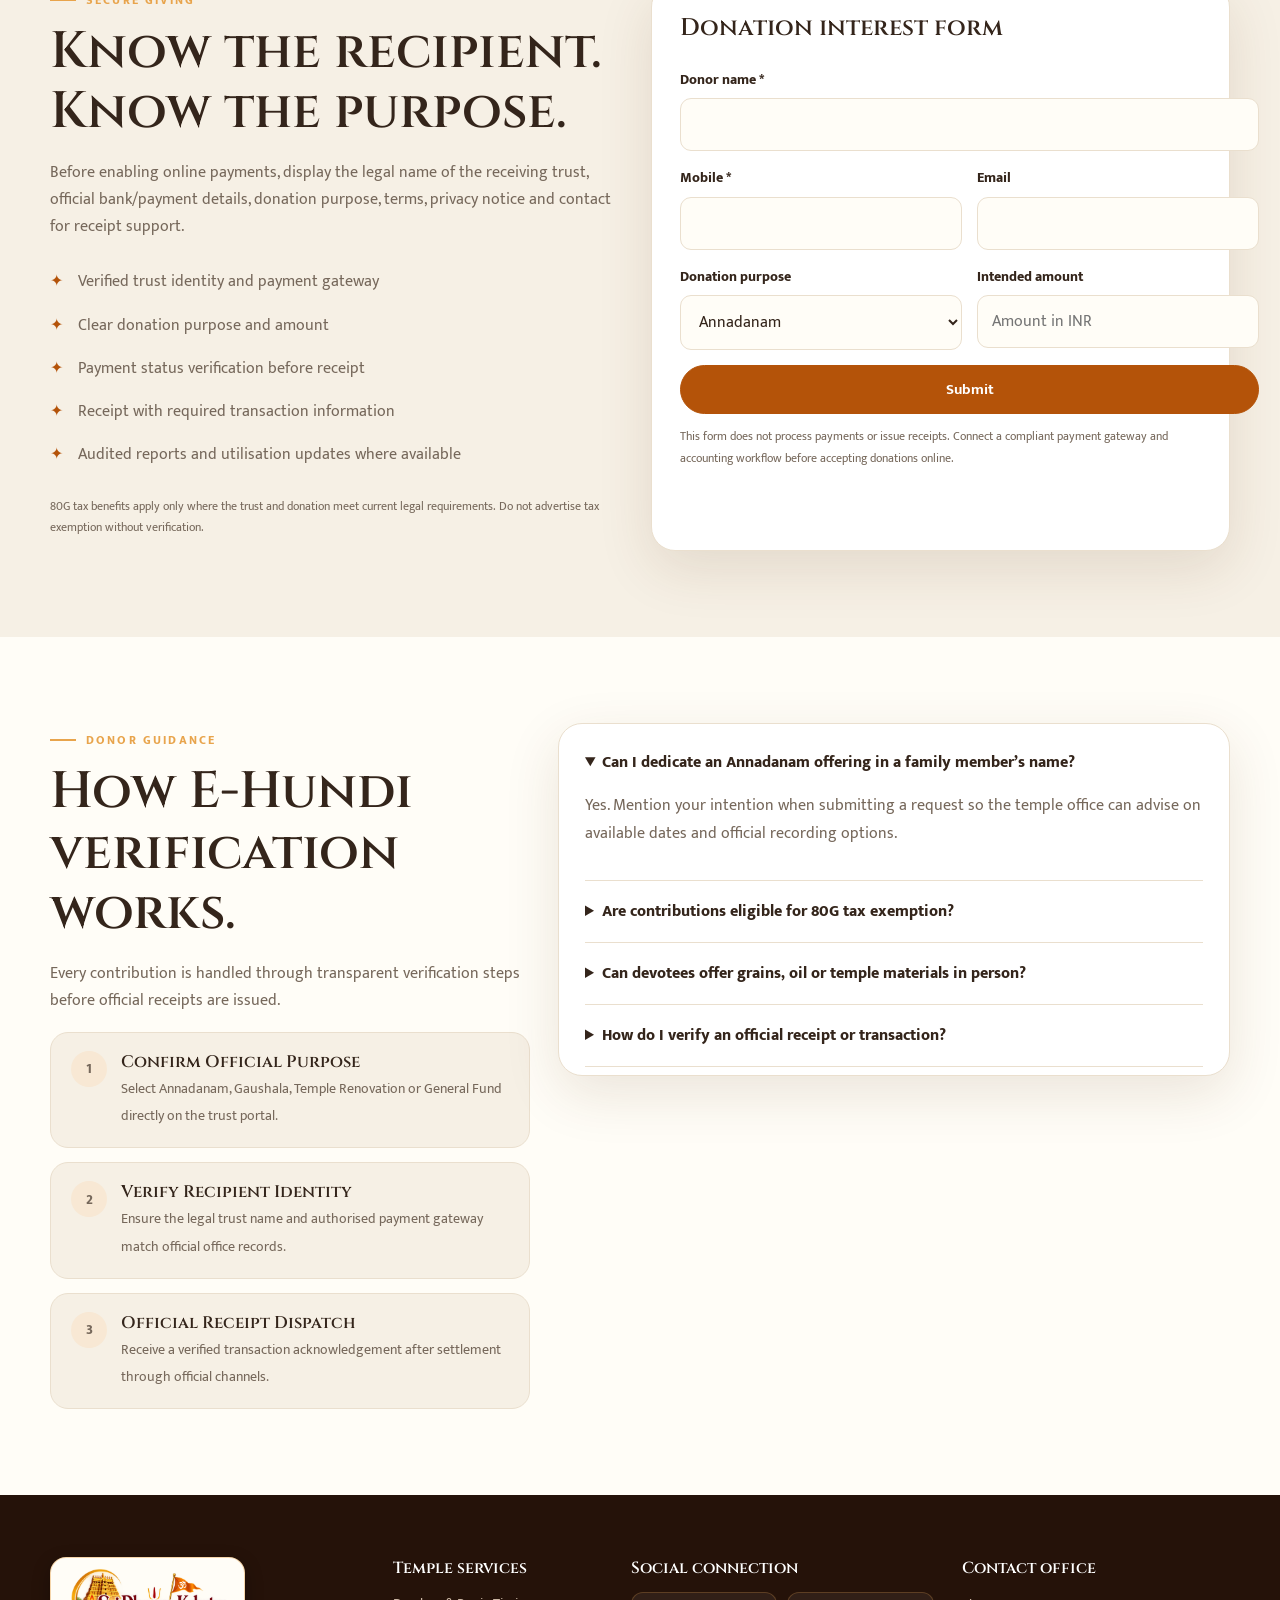
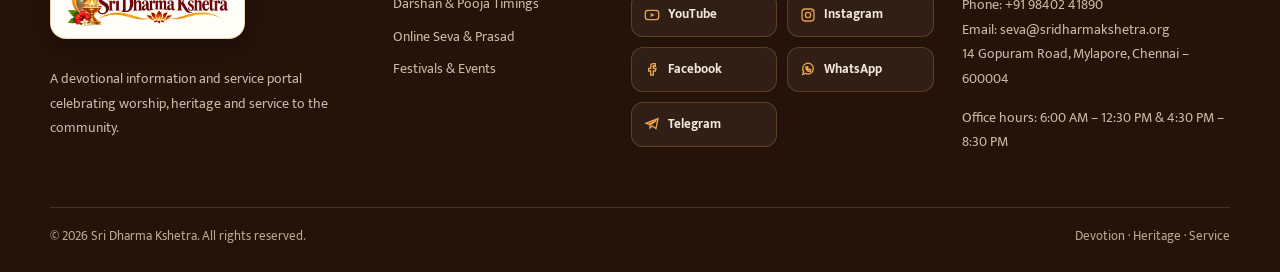
<file: donations.html>
<!doctype html><html lang="en"><head><meta charset="utf-8"><meta name="viewport" content="width=device-width,initial-scale=1"><meta name="theme-color" content="#C2410C"><title>E-Hundi Donations | Sri Dharma Kshetra</title><meta name="description" content="Temple darshan, pooja timings, festivals, online seva and charitable trust initiatives."><link rel="icon" type="image/png" href="favicon.png"><link rel="apple-touch-icon" href="favicon.png"><link rel="stylesheet" href="styles.css"></head><body><header class="header"><div class="container header-inner"><a class="brand" href="index.html"><img class="brand-logo" src="Sri%20Dharma%20Kshetra%20Temple%20Logo.png" alt="Sri Dharma Kshetra — Temple &amp; Religious Trust"></a><button class="icon-btn menu-toggle" aria-label="Open navigation" aria-expanded="false">☰</button><nav class="nav" aria-label="Main navigation"><a class="" href="index.html">Home</a><a class="" href="home-2.html">Home 2</a><a class="" href="about.html">About</a><a class="" href="pooja-timings.html">Timings</a><a class="" href="festivals-events.html">Festivals</a><a class="" href="online-seva.html">Seva</a><a class="active" href="donations.html">Donations</a><a class="" href="contact.html">Contact</a><a class="btn gold nav-cta" href="donations.html">Donate</a></nav><div class="actions"><button class="icon-btn" data-theme-toggle aria-label="Toggle dark mode">◐</button><button class="icon-btn" data-rtl-toggle aria-label="Toggle text direction" aria-pressed="false" title="Switch LTR / RTL">RTL</button><a class="btn gold sm" href="donations.html">Donate</a></div></div></header>
<main><section class="page-hero hero-donations"><div class="container donations-hero-grid"><div class="page-intro"><span class="eyebrow">Support sacred service</span><h1>Offer your contribution with faith and transparency.</h1><p>Choose a verified donation purpose and learn how contributions support temple worship, Annadanam, heritage conservation and community welfare.</p><p style="margin:22px 0 0"><a class="btn gold" href="#offering">Make an Offering ↓</a></p></div><aside class="charter-card"><div class="charter-top"><img src="favicon.png" alt="Sri Dharma Kshetra Seal"><div><span>Trust Safeguards</span><h3>Accountability Charter</h3></div></div><ul><li>Verified receiving trust name and official gateway</li><li>Purpose-bound funds for Annadanam, Gaushala &amp; heritage</li><li>Official transaction acknowledgement &amp; record support</li></ul></aside></div></section>
<section class="section"><div class="container"><div class="section-head"><span class="eyebrow">Donation purposes</span><h2>Choose where your offering can help.</h2><p>These are categories from the project brief. Publish actual amounts, active funds and recipient details only after trust approval.</p></div><div class="grid three"><article class="card"><img src="assets/images/don-annadanam.jpg" alt="Annadanam meal service"><div class="card-body"><span class="pill">Food service</span><h3>Feed 100 Pilgrims</h3><p>Support the Annadanam programme. Explain serving schedule, eligibility and use of funds.</p></div></article><article class="card"><img src="assets/images/don-gaushala.jpg" alt="Cows at a sanctuary"><div class="card-body"><span class="pill">Animal care</span><h3>Gaushala Support</h3><p>Contribute to feed, shelter and veterinary care for the trust’s gaushala, if operated.</p></div></article><article class="card"><img src="assets/images/don-renovation.jpg" alt="Temple stone architecture"><div class="card-body"><span class="pill">Heritage</span><h3>Temple Renovation</h3><p>Support approved conservation and restoration work with transparent project updates.</p></div></article></div></div></section>
<section class="section soft" id="offering"><div class="container grid two stack-tablet"><div><span class="eyebrow">Secure giving</span><h2>Know the recipient. Know the purpose.</h2><p class="muted">Before enabling online payments, display the legal name of the receiving trust, official bank/payment details, donation purpose, terms, privacy notice and contact for receipt support.</p><ul class="checklist"><li>Verified trust identity and payment gateway</li><li>Clear donation purpose and amount</li><li>Payment status verification before receipt</li><li>Receipt with required transaction information</li><li>Audited reports and utilisation updates where available</li></ul><p class="notice">80G tax benefits apply only where the trust and donation meet current legal requirements. Do not advertise tax exemption without verification.</p></div><div class="form-wrap"><h3 style="font:600 1.5rem Cinzel,serif;margin-top:0">Donation interest form</h3><form data-demo-form><div class="form-grid"><div class="field full"><label for="dname">Donor name *</label><input id="dname" required></div><div class="field"><label for="dphone">Mobile *</label><input id="dphone" type="tel" required></div><div class="field"><label for="demail">Email</label><input id="demail" type="email"></div><div class="field"><label for="purpose">Donation purpose</label><select id="purpose"><option>Annadanam</option><option>Gaushala</option><option>Temple renovation</option><option>General temple fund</option></select></div><div class="field"><label for="amount">Intended amount</label><input id="amount" type="number" min="1" placeholder="Amount in INR"></div><div class="field full"><button class="btn gold">Submit</button><p class="toast" role="status"></p></div></div></form><p class="notice">This form does not process payments or issue receipts. Connect a compliant payment gateway and accounting workflow before accepting donations online.</p></div></div></section>
<section class="section"><div class="container donor-guide-grid"><div><span class="eyebrow">Donor guidance</span><h2>How E-Hundi verification works.</h2><p class="muted" style="margin:0 0 18px">Every contribution is handled through transparent verification steps before official receipts are issued.</p><div class="verify-steps"><div class="verify-step"><span class="etiquette-dot" aria-hidden="true">1</span><div><strong>Confirm Official Purpose</strong><span>Select Annadanam, Gaushala, Temple Renovation or General Fund directly on the trust portal.</span></div></div><div class="verify-step"><span class="etiquette-dot" aria-hidden="true">2</span><div><strong>Verify Recipient Identity</strong><span>Ensure the legal trust name and authorised payment gateway match official office records.</span></div></div><div class="verify-step"><span class="etiquette-dot" aria-hidden="true">3</span><div><strong>Official Receipt Dispatch</strong><span>Receive a verified transaction acknowledgement after settlement through official channels.</span></div></div></div></div><div class="faq-card faq"><details open><summary>Can I dedicate an Annadanam offering in a family member’s name?</summary><p>Yes. Mention your intention when submitting a request so the temple office can advise on available dates and official recording options.</p></details><details><summary>Are contributions eligible for 80G tax exemption?</summary><p>Tax exemptions apply only where the trust holds valid, current statutory approval. Confirm certificate details with the trust office before claiming deductions.</p></details><details><summary>Can devotees offer grains, oil or temple materials in person?</summary><p>In-kind offerings for Annadanam or daily pooja can be coordinated directly at the temple office during official hours.</p></details><details><summary>How do I verify an official receipt or transaction?</summary><p>Contact the temple office directly via +91 98402 41890 or seva@sridharmakshetra.org with your transaction reference number.</p></details></div></div></section></main><footer class="footer"><div class="container"><div class="footer-grid"><div><a class="brand" href="index.html"><img class="brand-logo" src="Sri%20Dharma%20Kshetra%20Temple%20Logo.png" alt="Sri Dharma Kshetra — Temple &amp; Religious Trust"></a><p style="max-width:310px">A devotional information and service portal celebrating worship, heritage and service to the community.</p></div><div><h4>Temple services</h4><div class="footer-links"><a href="pooja-timings.html">Darshan & Pooja Timings</a><a href="online-seva.html">Online Seva & Prasad</a><a href="festivals-events.html">Festivals & Events</a></div></div><div><h4>Social connection</h4><div class="footer-social"><a class="social-box" href="https://www.youtube.com" target="_blank" rel="noopener noreferrer"><svg viewBox="0 0 24 24" fill="none" stroke="currentColor" stroke-width="2" aria-hidden="true"><rect x="2" y="5" width="20" height="14" rx="4"/><polygon points="10,9 16,12 10,15" fill="currentColor" stroke="none"/></svg><span>YouTube</span></a><a class="social-box" href="https://www.instagram.com" target="_blank" rel="noopener noreferrer"><svg viewBox="0 0 24 24" fill="none" stroke="currentColor" stroke-width="2" aria-hidden="true"><rect x="3" y="3" width="18" height="18" rx="5"/><circle cx="12" cy="12" r="4"/><circle cx="17.5" cy="6.5" r="1" fill="currentColor" stroke="none"/></svg><span>Instagram</span></a><a class="social-box" href="https://www.facebook.com" target="_blank" rel="noopener noreferrer"><svg viewBox="0 0 24 24" fill="none" stroke="currentColor" stroke-width="2" aria-hidden="true"><path d="M14 8h3V4h-3a4 4 0 0 0-4 4v3H7v4h3v6h4v-6h3l1-4h-4V8a1 1 0 0 1 1-1Z"/></svg><span>Facebook</span></a><a class="social-box" href="https://wa.me/919840241890" target="_blank" rel="noopener noreferrer"><svg viewBox="0 0 24 24" fill="none" stroke="currentColor" stroke-width="2" aria-hidden="true"><path d="M20 11.5a8 8 0 0 1-11.8 7L4 20l1.5-4A8 8 0 1 1 20 11.5Z"/><path d="M9.5 9.5c.3 1.7 1.8 3.2 3.5 3.5l1.2-1 1.8.8v1.5a1.5 1.5 0 0 1-1.6 1.5 6.8 6.8 0 0 1-5.8-5.8A1.5 1.5 0 0 1 10 8.5h1.3l.7 1.7-1 .8"/></svg><span>WhatsApp</span></a><a class="social-box" href="https://t.me" target="_blank" rel="noopener noreferrer"><svg viewBox="0 0 24 24" fill="none" stroke="currentColor" stroke-width="2" aria-hidden="true"><path d="m21 4-3 15-5.5-4.2L9 18v-4.5L18.5 7 7 12.5 3 11 21 4Z"/></svg><span>Telegram</span></a></div></div><div><h4>Contact office</h4><p>Phone: <a href="tel:+919840241890">+91 98402 41890</a><br>Email: <a href="mailto:seva@sridharmakshetra.org">seva@sridharmakshetra.org</a><br>14 Gopuram Road, Mylapore, Chennai – 600004</p><p>Office hours: 6:00 AM – 12:30 PM &amp; 4:30 PM – 8:30 PM</p></div></div><div class="footer-bottom"><span>© <span data-year></span> Sri Dharma Kshetra. All rights reserved.</span><span>Devotion · Heritage · Service</span></div></div></footer><script src="script.js"></script></body></html>
</file>
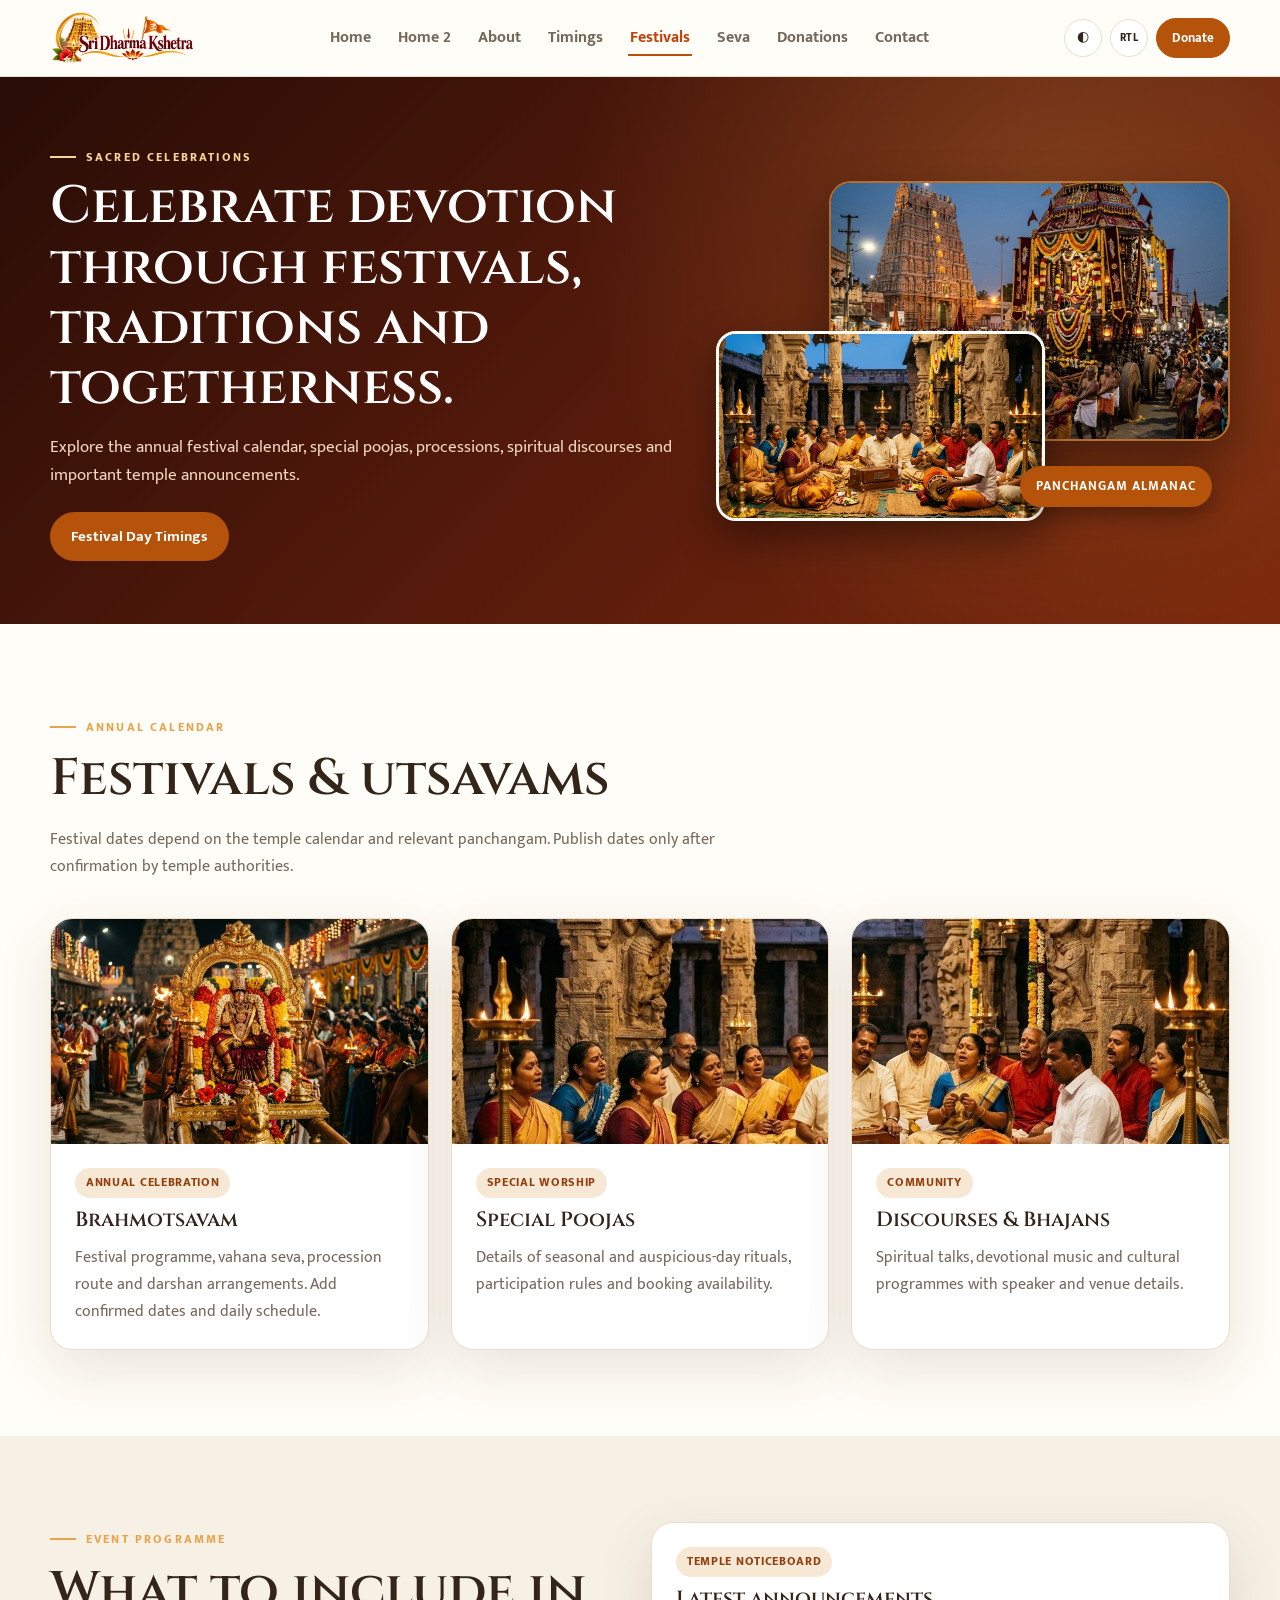
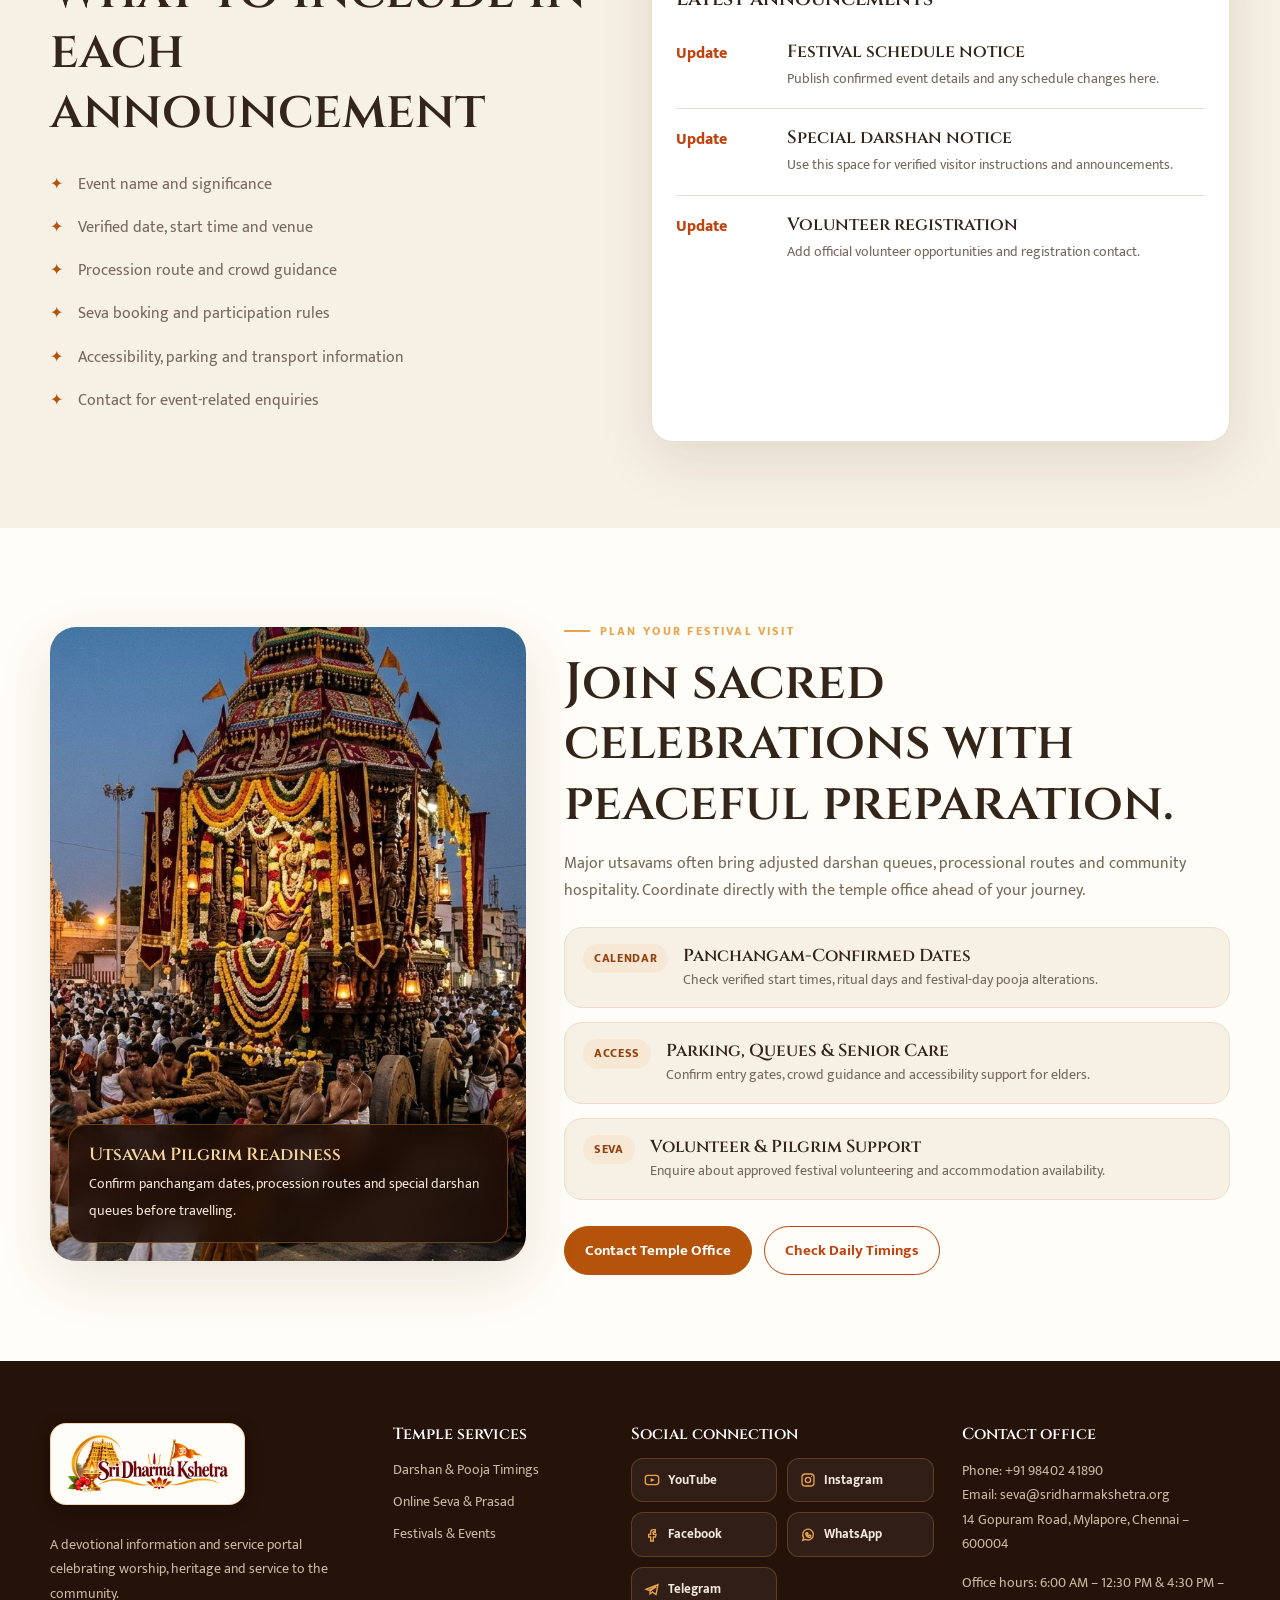
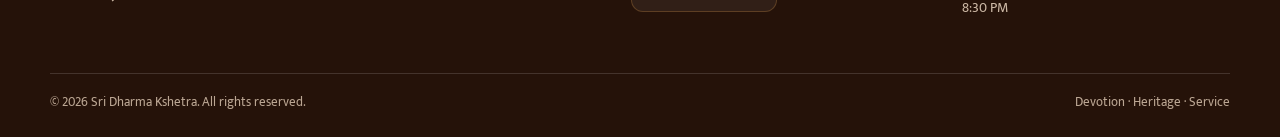
<file: festivals-events.html>
<!doctype html><html lang="en"><head><meta charset="utf-8"><meta name="viewport" content="width=device-width,initial-scale=1"><meta name="theme-color" content="#C2410C"><title>Festivals & Events | Sri Dharma Kshetra</title><meta name="description" content="Temple darshan, pooja timings, festivals, online seva and charitable trust initiatives."><link rel="icon" type="image/png" href="favicon.png"><link rel="apple-touch-icon" href="favicon.png"><link rel="stylesheet" href="styles.css"></head><body><header class="header"><div class="container header-inner"><a class="brand" href="index.html"><img class="brand-logo" src="Sri%20Dharma%20Kshetra%20Temple%20Logo.png" alt="Sri Dharma Kshetra — Temple &amp; Religious Trust"></a><button class="icon-btn menu-toggle" aria-label="Open navigation" aria-expanded="false">☰</button><nav class="nav" aria-label="Main navigation"><a class="" href="index.html">Home</a><a class="" href="home-2.html">Home 2</a><a class="" href="about.html">About</a><a class="" href="pooja-timings.html">Timings</a><a class="active" href="festivals-events.html">Festivals</a><a class="" href="online-seva.html">Seva</a><a class="" href="donations.html">Donations</a><a class="" href="contact.html">Contact</a><a class="btn gold nav-cta" href="donations.html">Donate</a></nav><div class="actions"><button class="icon-btn" data-theme-toggle aria-label="Toggle dark mode">◐</button><button class="icon-btn" data-rtl-toggle aria-label="Toggle text direction" aria-pressed="false" title="Switch LTR / RTL">RTL</button><a class="btn gold sm" href="donations.html">Donate</a></div></div></header>
<main><section class="page-hero hero-festivals"><div class="container festivals-hero-grid"><div class="page-intro"><span class="eyebrow">Sacred celebrations</span><h1>Celebrate devotion through festivals, traditions and togetherness.</h1><p>Explore the annual festival calendar, special poojas, processions, spiritual discourses and important temple announcements.</p><p style="margin:22px 0 0"><a class="btn gold" href="pooja-timings.html">Festival Day Timings</a></p></div><div class="collage-stack"><img class="collage-main" src="assets/images/fest-hero-main.jpg" alt="Illuminated temple architecture during utsavam"><img class="collage-sub" src="assets/images/fest-hero-sub.jpg" alt="Devotees gathered for bhajans and celebration"><span class="collage-badge">Panchangam Almanac</span></div></div></section>
<section class="section"><div class="container"><div class="section-head"><span class="eyebrow">Annual calendar</span><h2>Festivals & utsavams</h2><p>Festival dates depend on the temple calendar and relevant panchangam. Publish dates only after confirmation by temple authorities.</p></div><div class="grid three"><article class="card"><img src="assets/images/fest-brahmotsavam.jpg" alt="Temple decorated for a festival"><div class="card-body"><span class="pill">Annual celebration</span><h3>Brahmotsavam</h3><p>Festival programme, vahana seva, procession route and darshan arrangements. Add confirmed dates and daily schedule.</p></div></article><article class="card"><img src="assets/images/fest-poojas.jpg" alt="Temple lamps lit for a celebration"><div class="card-body"><span class="pill">Special worship</span><h3>Special Poojas</h3><p>Details of seasonal and auspicious-day rituals, participation rules and booking availability.</p></div></article><article class="card"><img src="assets/images/fest-bhajan.jpg" alt="Traditional Indian devotional gathering"><div class="card-body"><span class="pill">Community</span><h3>Discourses & Bhajans</h3><p>Spiritual talks, devotional music and cultural programmes with speaker and venue details.</p></div></article></div></div></section>
<section class="section soft"><div class="container grid two"><div><span class="eyebrow">Event programme</span><h2>What to include in each announcement</h2><ul class="checklist"><li>Event name and significance</li><li>Verified date, start time and venue</li><li>Procession route and crowd guidance</li><li>Seva booking and participation rules</li><li>Accessibility, parking and transport information</li><li>Contact for event-related enquiries</li></ul></div><div class="card"><div class="card-body"><span class="pill">Temple noticeboard</span><h3>Latest announcements</h3><div class="schedule-row"><time>Update</time><div><h3>Festival schedule notice</h3><p>Publish confirmed event details and any schedule changes here.</p></div></div><div class="schedule-row"><time>Update</time><div><h3>Special darshan notice</h3><p>Use this space for verified visitor instructions and announcements.</p></div></div><div class="schedule-row"><time>Update</time><div><h3>Volunteer registration</h3><p>Add official volunteer opportunities and registration contact.</p></div></div></div></div></div></section>
<section class="section"><div class="container almanac-split"><div class="almanac-photo"><img src="assets/images/fest-almanac.jpg" alt="Devotees gathered for a sacred temple celebration"><div class="almanac-caption"><strong>Utsavam Pilgrim Readiness</strong><span>Confirm panchangam dates, procession routes and special darshan queues before travelling.</span></div></div><div><span class="eyebrow">Plan your festival visit</span><h2>Join sacred celebrations with peaceful preparation.</h2><p class="muted">Major utsavams often bring adjusted darshan queues, processional routes and community hospitality. Coordinate directly with the temple office ahead of your journey.</p><div class="almanac-rows"><div class="almanac-row"><span class="pill">Calendar</span><div><h3>Panchangam-Confirmed Dates</h3><p>Check verified start times, ritual days and festival-day pooja alterations.</p></div></div><div class="almanac-row"><span class="pill">Access</span><div><h3>Parking, Queues &amp; Senior Care</h3><p>Confirm entry gates, crowd guidance and accessibility support for elders.</p></div></div><div class="almanac-row"><span class="pill">Seva</span><div><h3>Volunteer &amp; Pilgrim Support</h3><p>Enquire about approved festival volunteering and accommodation availability.</p></div></div></div><div style="display:flex;gap:12px;flex-wrap:wrap"><a class="btn gold" href="contact.html">Contact Temple Office</a><a class="btn outline" href="pooja-timings.html">Check Daily Timings</a></div></div></div></section></main><footer class="footer"><div class="container"><div class="footer-grid"><div><a class="brand" href="index.html"><img class="brand-logo" src="Sri%20Dharma%20Kshetra%20Temple%20Logo.png" alt="Sri Dharma Kshetra — Temple &amp; Religious Trust"></a><p style="max-width:310px">A devotional information and service portal celebrating worship, heritage and service to the community.</p></div><div><h4>Temple services</h4><div class="footer-links"><a href="pooja-timings.html">Darshan & Pooja Timings</a><a href="online-seva.html">Online Seva & Prasad</a><a href="festivals-events.html">Festivals & Events</a></div></div><div><h4>Social connection</h4><div class="footer-social"><a class="social-box" href="https://www.youtube.com" target="_blank" rel="noopener noreferrer"><svg viewBox="0 0 24 24" fill="none" stroke="currentColor" stroke-width="2" aria-hidden="true"><rect x="2" y="5" width="20" height="14" rx="4"/><polygon points="10,9 16,12 10,15" fill="currentColor" stroke="none"/></svg><span>YouTube</span></a><a class="social-box" href="https://www.instagram.com" target="_blank" rel="noopener noreferrer"><svg viewBox="0 0 24 24" fill="none" stroke="currentColor" stroke-width="2" aria-hidden="true"><rect x="3" y="3" width="18" height="18" rx="5"/><circle cx="12" cy="12" r="4"/><circle cx="17.5" cy="6.5" r="1" fill="currentColor" stroke="none"/></svg><span>Instagram</span></a><a class="social-box" href="https://www.facebook.com" target="_blank" rel="noopener noreferrer"><svg viewBox="0 0 24 24" fill="none" stroke="currentColor" stroke-width="2" aria-hidden="true"><path d="M14 8h3V4h-3a4 4 0 0 0-4 4v3H7v4h3v6h4v-6h3l1-4h-4V8a1 1 0 0 1 1-1Z"/></svg><span>Facebook</span></a><a class="social-box" href="https://wa.me/919840241890" target="_blank" rel="noopener noreferrer"><svg viewBox="0 0 24 24" fill="none" stroke="currentColor" stroke-width="2" aria-hidden="true"><path d="M20 11.5a8 8 0 0 1-11.8 7L4 20l1.5-4A8 8 0 1 1 20 11.5Z"/><path d="M9.5 9.5c.3 1.7 1.8 3.2 3.5 3.5l1.2-1 1.8.8v1.5a1.5 1.5 0 0 1-1.6 1.5 6.8 6.8 0 0 1-5.8-5.8A1.5 1.5 0 0 1 10 8.5h1.3l.7 1.7-1 .8"/></svg><span>WhatsApp</span></a><a class="social-box" href="https://t.me" target="_blank" rel="noopener noreferrer"><svg viewBox="0 0 24 24" fill="none" stroke="currentColor" stroke-width="2" aria-hidden="true"><path d="m21 4-3 15-5.5-4.2L9 18v-4.5L18.5 7 7 12.5 3 11 21 4Z"/></svg><span>Telegram</span></a></div></div><div><h4>Contact office</h4><p>Phone: <a href="tel:+919840241890">+91 98402 41890</a><br>Email: <a href="mailto:seva@sridharmakshetra.org">seva@sridharmakshetra.org</a><br>14 Gopuram Road, Mylapore, Chennai – 600004</p><p>Office hours: 6:00 AM – 12:30 PM &amp; 4:30 PM – 8:30 PM</p></div></div><div class="footer-bottom"><span>© <span data-year></span> Sri Dharma Kshetra. All rights reserved.</span><span>Devotion · Heritage · Service</span></div></div></footer><script src="script.js"></script></body></html>
</file>
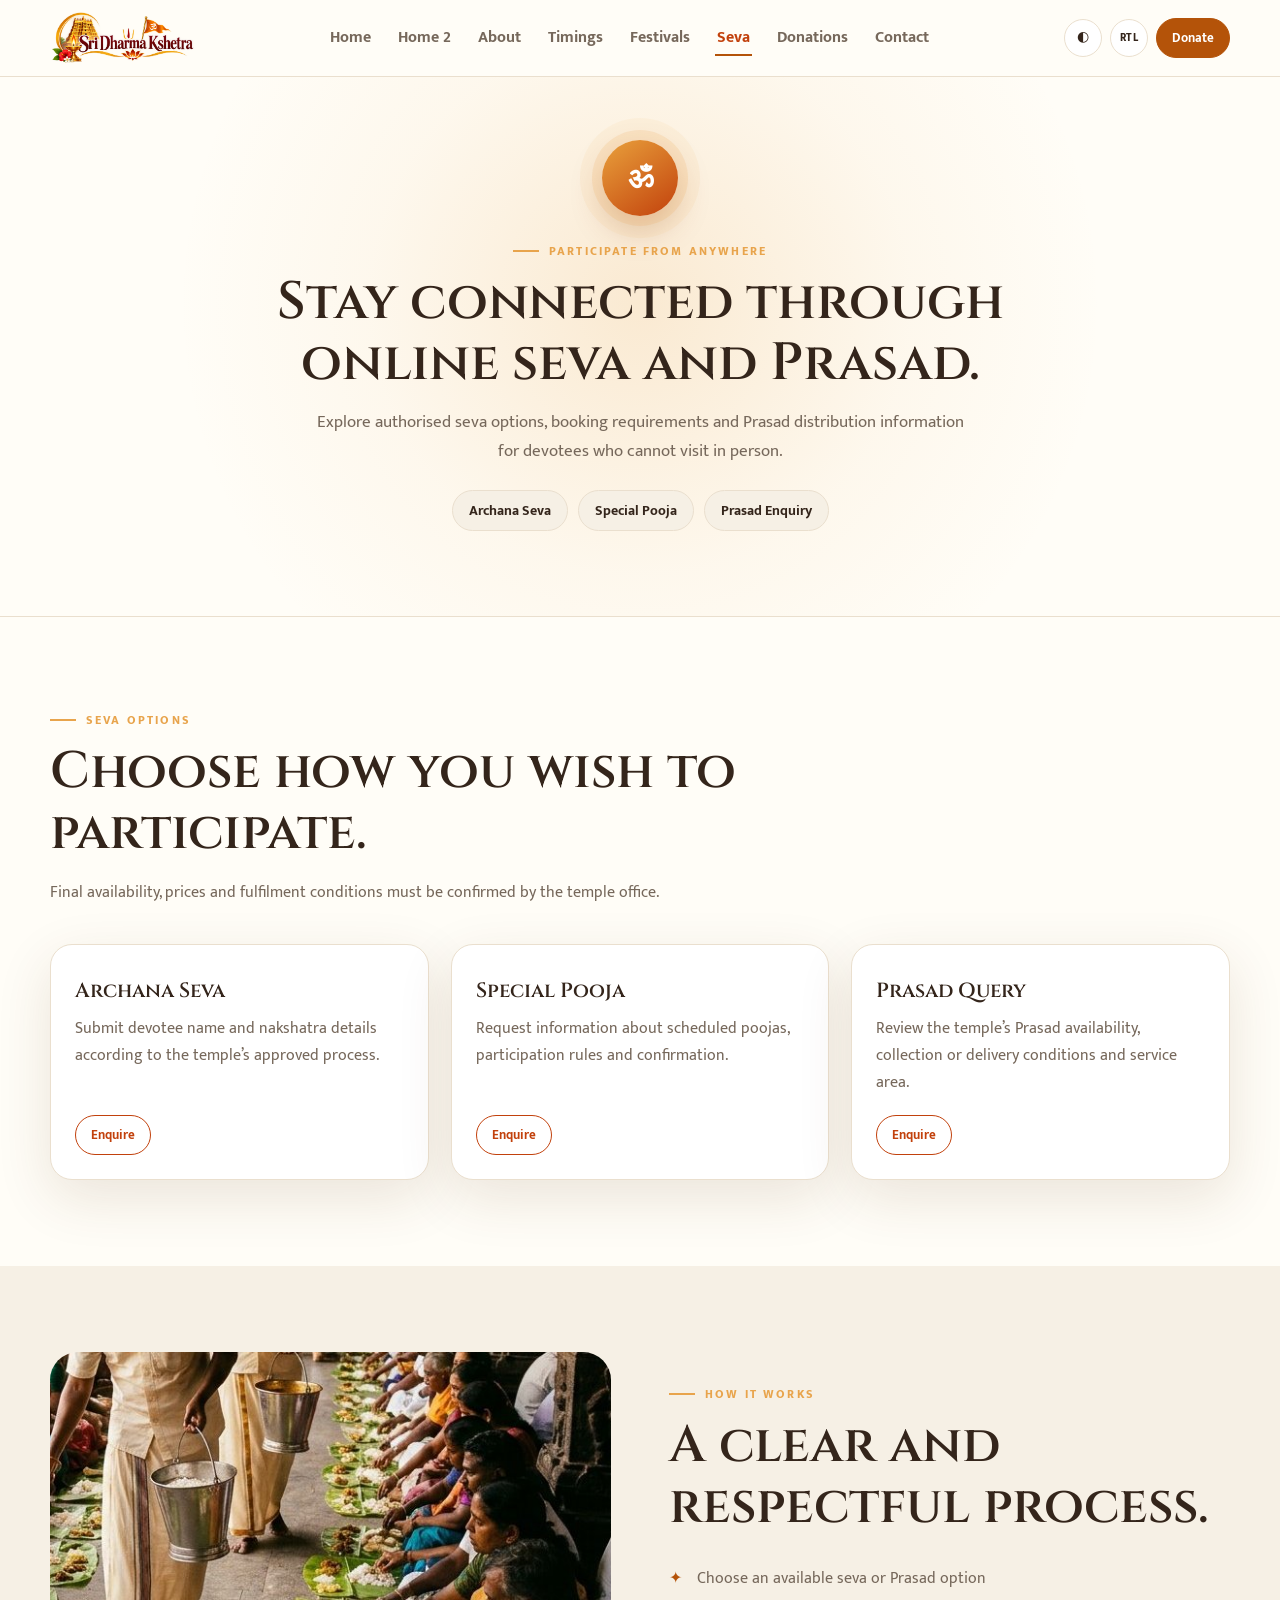
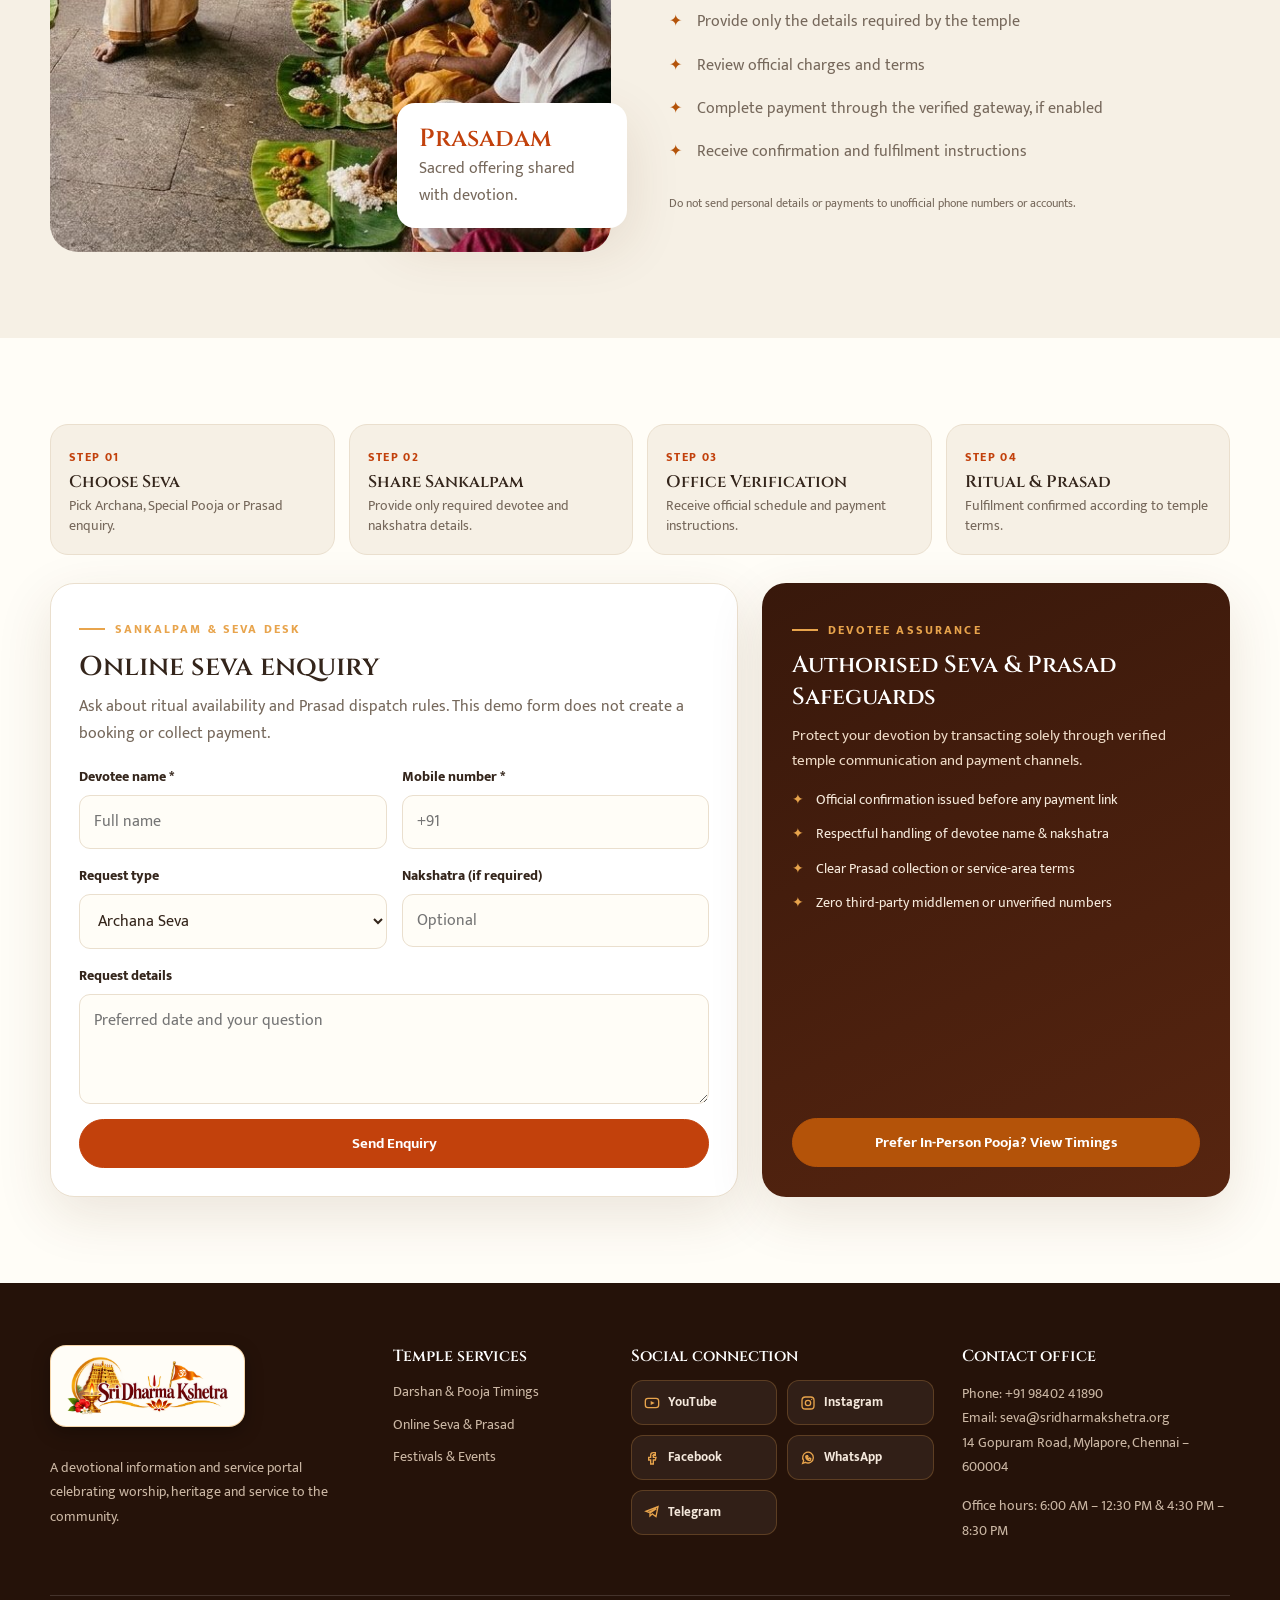
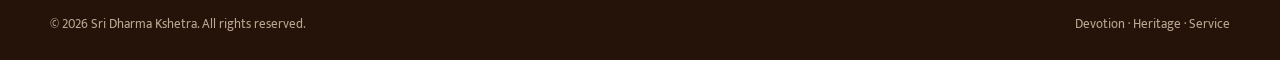
<file: online-seva.html>
<!doctype html>
<html lang="en">
  <head>
    <meta charset="utf-8" />
    <meta name="viewport" content="width=device-width,initial-scale=1" />
    <meta name="theme-color" content="#C2410C" />
    <title>Online Seva & Prasad | Sri Dharma Kshetra</title>
    <meta
      name="description"
      content="Temple darshan, pooja timings, festivals, online seva and charitable trust initiatives."
    />
    <link rel="icon" type="image/png" href="favicon.png" />
    <link rel="apple-touch-icon" href="favicon.png" />
    <link rel="stylesheet" href="styles.css" />
  </head>
  <body>
    <header class="header">
      <div class="container header-inner">
        <a class="brand" href="index.html"
          ><img
            class="brand-logo"
            src="Sri%20Dharma%20Kshetra%20Temple%20Logo.png"
            alt="Sri Dharma Kshetra — Temple &amp; Religious Trust" /></a
        ><button
          class="icon-btn menu-toggle"
          aria-label="Open navigation"
          aria-expanded="false"
        >
          ☰
        </button>
        <nav class="nav" aria-label="Main navigation">
          <a class="" href="index.html">Home</a
          ><a class="" href="home-2.html">Home 2</a
          ><a class="" href="about.html">About</a
          ><a class="" href="pooja-timings.html">Timings</a
          ><a class="" href="festivals-events.html">Festivals</a
          ><a class="active" href="online-seva.html">Seva</a
          ><a class="" href="donations.html">Donations</a
          ><a class="" href="contact.html">Contact</a
          ><a class="btn gold nav-cta" href="donations.html">Donate</a>
        </nav>
        <div class="actions">
          <button
            class="icon-btn"
            data-theme-toggle
            aria-label="Toggle dark mode"
          >
            ◐</button
          ><button
            class="icon-btn"
            data-rtl-toggle
            aria-label="Toggle text direction"
            aria-pressed="false"
            title="Switch LTR / RTL"
          >
            RTL</button
          ><a class="btn gold sm" href="donations.html">Donate</a>
        </div>
      </div>
    </header>
    <main>
      <section class="page-hero hero-seva">
        <div class="container">
          <div class="page-intro seva-halo">
            <div class="seva-medallion" aria-hidden="true">ॐ</div>
            <span class="eyebrow">Participate from anywhere</span>
            <h1>Stay connected through online seva and Prasad.</h1>
            <p>
              Explore authorised seva options, booking requirements and Prasad
              distribution information for devotees who cannot visit in person.
            </p>
            <div class="seva-pills">
              <a href="#request">Archana Seva</a
              ><a href="#request">Special Pooja</a
              ><a href="#request">Prasad Enquiry</a>
            </div>
          </div>
        </div>
      </section>
      <section class="section">
        <div class="container">
          <div class="section-head">
            <span class="eyebrow">Seva options</span>
            <h2>Choose how you wish to participate.</h2>
            <p>
              Final availability, prices and fulfilment conditions must be
              confirmed by the temple office.
            </p>
          </div>
          <div class="grid three">
            <div class="card">
              <div class="card-body">
                <h3>Archana Seva</h3>
                <p>
                  Submit devotee name and nakshatra details according to the
                  temple’s approved process.
                </p>
                <p class="card-action">
                  <a class="btn outline sm" href="#request">Enquire</a>
                </p>
              </div>
            </div>
            <div class="card">
              <div class="card-body">
                <h3>Special Pooja</h3>
                <p>
                  Request information about scheduled poojas, participation
                  rules and confirmation.
                </p>
                <p class="card-action">
                  <a class="btn outline sm" href="#request">Enquire</a>
                </p>
              </div>
            </div>
            <div class="card">
              <div class="card-body">
                <h3>Prasad Query</h3>
                <p>
                  Review the temple’s Prasad availability, collection or
                  delivery conditions and service area.
                </p>
                <p class="card-action">
                  <a class="btn outline sm" href="#request">Enquire</a>
                </p>
              </div>
            </div>
          </div>
        </div>
      </section>
      <section class="section soft">
        <div class="container split">
          <div class="split-img">
            <img
              src="assets/images/seva-prasadam.jpg"
              alt="Traditional prasadam offering"
            />
            <div class="float-note">
              <strong>Prasadam</strong
              ><span class="muted">Sacred offering shared with devotion.</span>
            </div>
          </div>
          <div>
            <span class="eyebrow">How it works</span>
            <h2>A clear and respectful process.</h2>
            <ul class="checklist">
              <li>Choose an available seva or Prasad option</li>
              <li>Provide only the details required by the temple</li>
              <li>Review official charges and terms</li>
              <li>Complete payment through the verified gateway, if enabled</li>
              <li>Receive confirmation and fulfilment instructions</li>
            </ul>
            <p class="notice">
              Do not send personal details or payments to unofficial phone
              numbers or accounts.
            </p>
          </div>
        </div>
      </section>
      <section class="section" id="request">
        <div class="container">
          <div class="seva-steps">
            <div class="seva-step">
              <span>Step 01</span><strong>Choose Seva</strong>
              <p>Pick Archana, Special Pooja or Prasad enquiry.</p>
            </div>
            <div class="seva-step">
              <span>Step 02</span><strong>Share Sankalpam</strong>
              <p>Provide only required devotee and nakshatra details.</p>
            </div>
            <div class="seva-step">
              <span>Step 03</span><strong>Office Verification</strong>
              <p>Receive official schedule and payment instructions.</p>
            </div>
            <div class="seva-step">
              <span>Step 04</span><strong>Ritual &amp; Prasad</strong>
              <p>Fulfilment confirmed according to temple terms.</p>
            </div>
          </div>
          <div class="seva-desk">
            <div class="form-wrap">
              <span class="eyebrow">Sankalpam &amp; seva desk</span>
              <h2
                style="
                  margin: 8px 0 8px;
                  font:
                    600 1.7rem Cinzel,
                    serif;
                "
              >
                Online seva enquiry
              </h2>
              <p class="muted" style="margin: 0 0 18px">
                Ask about ritual availability and Prasad dispatch rules. This
                demo form does not create a booking or collect payment.
              </p>
              <form data-demo-form>
                <div class="form-grid">
                  <div class="field">
                    <label for="oname">Devotee name *</label
                    ><input id="oname" required placeholder="Full name" />
                  </div>
                  <div class="field">
                    <label for="omobile">Mobile number *</label
                    ><input
                      id="omobile"
                      required
                      type="tel"
                      placeholder="+91"
                    />
                  </div>
                  <div class="field">
                    <label for="otype">Request type</label
                    ><select id="otype">
                      <option>Archana Seva</option>
                      <option>Special Pooja</option>
                      <option>Prasad Enquiry</option>
                      <option>Other</option>
                    </select>
                  </div>
                  <div class="field">
                    <label for="onak">Nakshatra (if required)</label
                    ><input id="onak" placeholder="Optional" />
                  </div>
                  <div class="field full">
                    <label for="odetail">Request details</label
                    ><textarea
                      id="odetail"
                      placeholder="Preferred date and your question"
                    ></textarea>
                  </div>
                  <div class="field full">
                    <button class="btn">Send Enquiry</button>
                    <p class="toast" role="status"></p>
                  </div>
                </div>
              </form>
            </div>
            <aside class="assurance-card">
              <div>
                <span class="eyebrow">Devotee assurance</span>
                <h3>Authorised Seva &amp; Prasad Safeguards</h3>
                <p>
                  Protect your devotion by transacting solely through verified
                  temple communication and payment channels.
                </p>
                <ul class="assurance-list">
                  <li>Official confirmation issued before any payment link</li>
                  <li>Respectful handling of devotee name &amp; nakshatra</li>
                  <li>Clear Prasad collection or service-area terms</li>
                  <li>Zero third-party middlemen or unverified numbers</li>
                </ul>
              </div>
              <div>
                <a
                  class="btn gold"
                  href="pooja-timings.html"
                  style="width: 100%"
                  >Prefer In-Person Pooja? View Timings</a
                >
              </div>
            </aside>
          </div>
        </div>
      </section>
    </main>
    <footer class="footer">
      <div class="container">
        <div class="footer-grid">
          <div>
            <a class="brand" href="index.html"
              ><img
                class="brand-logo"
                src="Sri%20Dharma%20Kshetra%20Temple%20Logo.png"
                alt="Sri Dharma Kshetra — Temple &amp; Religious Trust"
            /></a>
            <p style="max-width: 310px">
              A devotional information and service portal celebrating worship,
              heritage and service to the community.
            </p>
          </div>
          <div>
            <h4>Temple services</h4>
            <div class="footer-links">
              <a href="pooja-timings.html">Darshan & Pooja Timings</a
              ><a href="online-seva.html">Online Seva & Prasad</a
              ><a href="festivals-events.html">Festivals & Events</a>
            </div>
          </div>
          <div>
            <h4>Social connection</h4>
            <div class="footer-social">
              <a
                class="social-box"
                href="https://www.youtube.com"
                target="_blank"
                rel="noopener noreferrer"
                ><svg
                  viewBox="0 0 24 24"
                  fill="none"
                  stroke="currentColor"
                  stroke-width="2"
                  aria-hidden="true"
                >
                  <rect x="2" y="5" width="20" height="14" rx="4" />
                  <polygon
                    points="10,9 16,12 10,15"
                    fill="currentColor"
                    stroke="none"
                  /></svg
                ><span>YouTube</span></a
              ><a
                class="social-box"
                href="https://www.instagram.com"
                target="_blank"
                rel="noopener noreferrer"
                ><svg
                  viewBox="0 0 24 24"
                  fill="none"
                  stroke="currentColor"
                  stroke-width="2"
                  aria-hidden="true"
                >
                  <rect x="3" y="3" width="18" height="18" rx="5" />
                  <circle cx="12" cy="12" r="4" />
                  <circle
                    cx="17.5"
                    cy="6.5"
                    r="1"
                    fill="currentColor"
                    stroke="none"
                  /></svg
                ><span>Instagram</span></a
              ><a
                class="social-box"
                href="https://www.facebook.com"
                target="_blank"
                rel="noopener noreferrer"
                ><svg
                  viewBox="0 0 24 24"
                  fill="none"
                  stroke="currentColor"
                  stroke-width="2"
                  aria-hidden="true"
                >
                  <path
                    d="M14 8h3V4h-3a4 4 0 0 0-4 4v3H7v4h3v6h4v-6h3l1-4h-4V8a1 1 0 0 1 1-1Z"
                  /></svg
                ><span>Facebook</span></a
              ><a
                class="social-box"
                href="https://wa.me/919840241890"
                target="_blank"
                rel="noopener noreferrer"
                ><svg
                  viewBox="0 0 24 24"
                  fill="none"
                  stroke="currentColor"
                  stroke-width="2"
                  aria-hidden="true"
                >
                  <path
                    d="M20 11.5a8 8 0 0 1-11.8 7L4 20l1.5-4A8 8 0 1 1 20 11.5Z"
                  />
                  <path
                    d="M9.5 9.5c.3 1.7 1.8 3.2 3.5 3.5l1.2-1 1.8.8v1.5a1.5 1.5 0 0 1-1.6 1.5 6.8 6.8 0 0 1-5.8-5.8A1.5 1.5 0 0 1 10 8.5h1.3l.7 1.7-1 .8"
                  /></svg
                ><span>WhatsApp</span></a
              ><a
                class="social-box"
                href="https://t.me"
                target="_blank"
                rel="noopener noreferrer"
                ><svg
                  viewBox="0 0 24 24"
                  fill="none"
                  stroke="currentColor"
                  stroke-width="2"
                  aria-hidden="true"
                >
                  <path
                    d="m21 4-3 15-5.5-4.2L9 18v-4.5L18.5 7 7 12.5 3 11 21 4Z"
                  /></svg
                ><span>Telegram</span></a
              >
            </div>
          </div>
          <div>
            <h4>Contact office</h4>
            <p>
              Phone: <a href="tel:+919840241890">+91 98402 41890</a><br />Email:
              <a href="mailto:seva@sridharmakshetra.org"
                >seva@sridharmakshetra.org</a
              ><br />14 Gopuram Road, Mylapore, Chennai – 600004
            </p>
            <p>Office hours: 6:00 AM – 12:30 PM &amp; 4:30 PM – 8:30 PM</p>
          </div>
        </div>
        <div class="footer-bottom">
          <span
            >© <span data-year></span> Sri Dharma Kshetra. All rights
            reserved.</span
          ><span>Devotion · Heritage · Service</span>
        </div>
      </div>
    </footer>
    <script src="script.js"></script>
  </body>
</html>
</file>
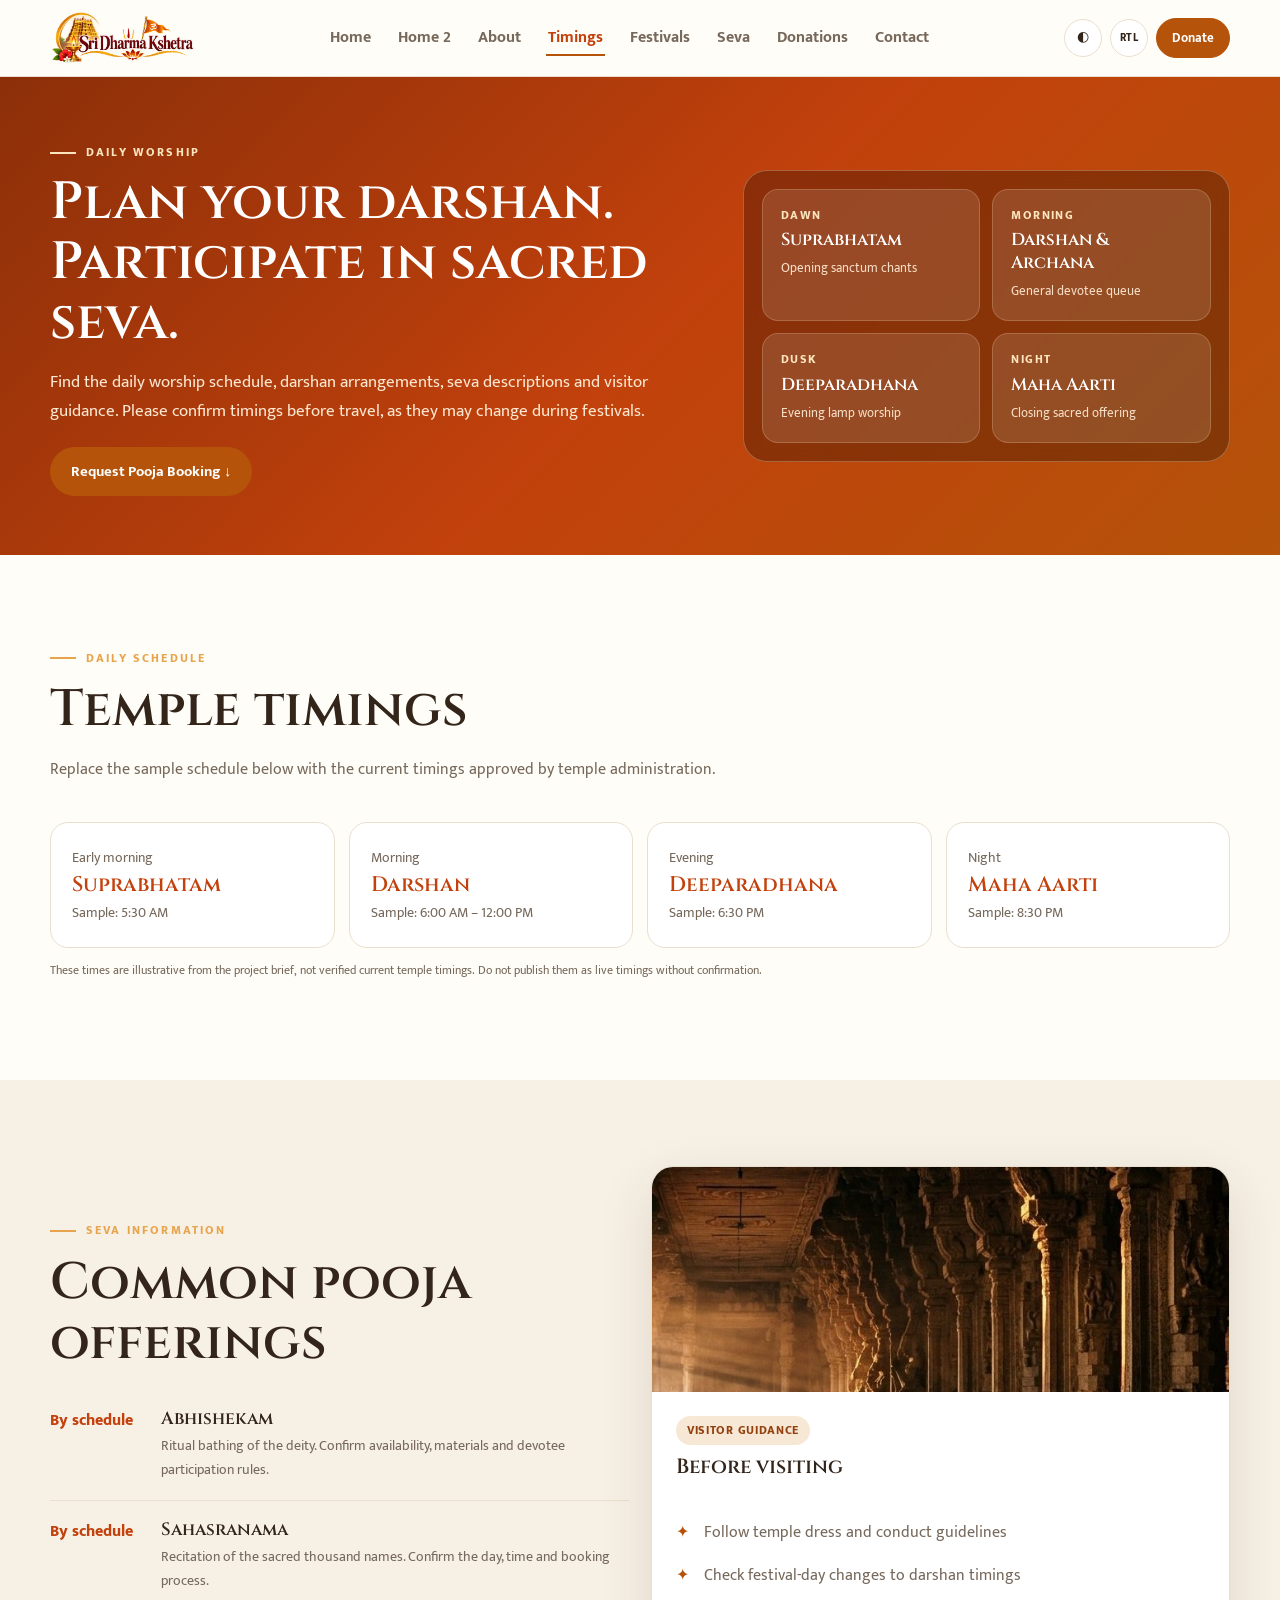
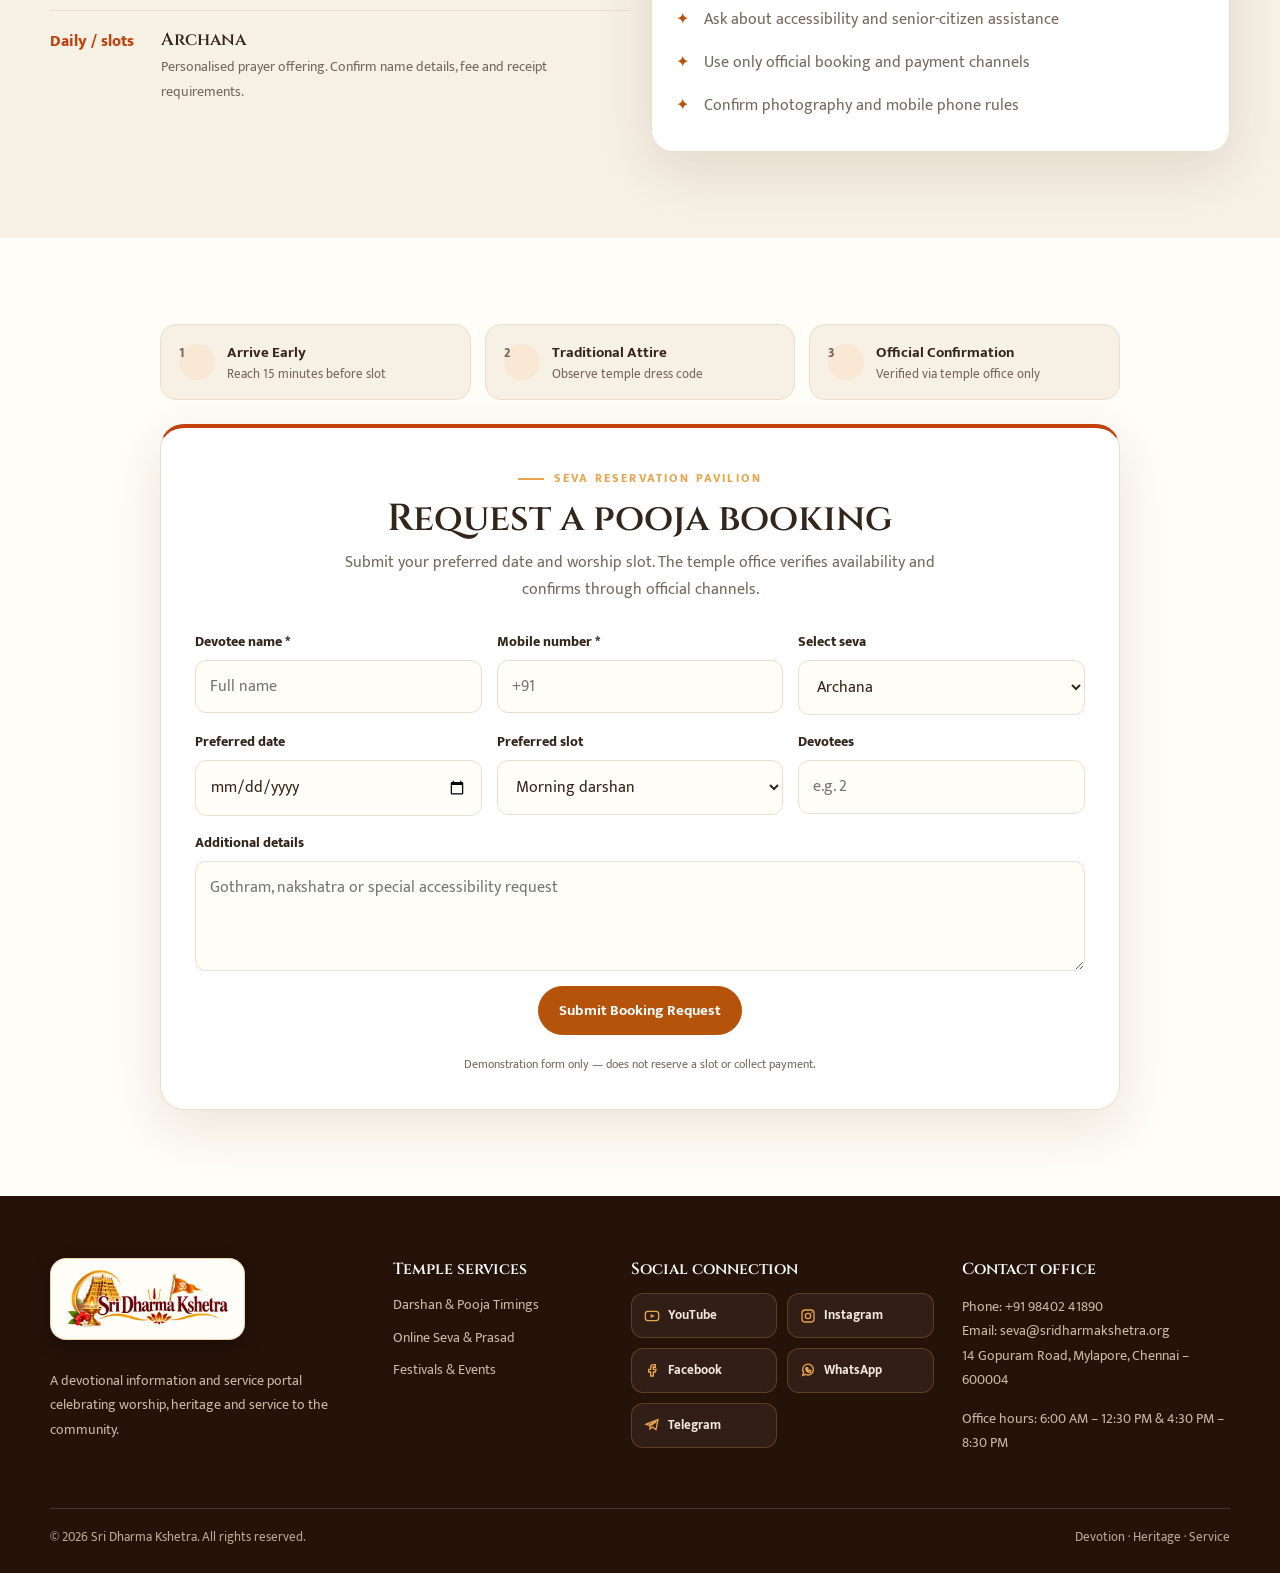
<file: pooja-timings.html>
<!doctype html><html lang="en"><head><meta charset="utf-8"><meta name="viewport" content="width=device-width,initial-scale=1"><meta name="theme-color" content="#C2410C"><title>Darshan & Pooja Timings | Sri Dharma Kshetra</title><meta name="description" content="Temple darshan, pooja timings, festivals, online seva and charitable trust initiatives."><link rel="icon" type="image/png" href="favicon.png"><link rel="apple-touch-icon" href="favicon.png"><link rel="stylesheet" href="styles.css"></head><body><header class="header"><div class="container header-inner"><a class="brand" href="index.html"><img class="brand-logo" src="Sri%20Dharma%20Kshetra%20Temple%20Logo.png" alt="Sri Dharma Kshetra — Temple &amp; Religious Trust"></a><button class="icon-btn menu-toggle" aria-label="Open navigation" aria-expanded="false">☰</button><nav class="nav" aria-label="Main navigation"><a class="" href="index.html">Home</a><a class="" href="home-2.html">Home 2</a><a class="" href="about.html">About</a><a class="active" href="pooja-timings.html">Timings</a><a class="" href="festivals-events.html">Festivals</a><a class="" href="online-seva.html">Seva</a><a class="" href="donations.html">Donations</a><a class="" href="contact.html">Contact</a><a class="btn gold nav-cta" href="donations.html">Donate</a></nav><div class="actions"><button class="icon-btn" data-theme-toggle aria-label="Toggle dark mode">◐</button><button class="icon-btn" data-rtl-toggle aria-label="Toggle text direction" aria-pressed="false" title="Switch LTR / RTL">RTL</button><a class="btn gold sm" href="donations.html">Donate</a></div></div></header>
<main><section class="page-hero hero-timings"><div class="container timings-hero-grid"><div class="page-intro"><span class="eyebrow">Daily worship</span><h1>Plan your darshan. Participate in sacred seva.</h1><p>Find the daily worship schedule, darshan arrangements, seva descriptions and visitor guidance. Please confirm timings before travel, as they may change during festivals.</p><p style="margin:22px 0 0"><a class="btn gold" href="#booking">Request Pooja Booking ↓</a></p></div><div class="rhythm-dial" aria-label="Daily sacred worship rhythm"><div class="dial-cell"><span>Dawn</span><strong>Suprabhatam</strong><small>Opening sanctum chants</small></div><div class="dial-cell"><span>Morning</span><strong>Darshan &amp; Archana</strong><small>General devotee queue</small></div><div class="dial-cell"><span>Dusk</span><strong>Deeparadhana</strong><small>Evening lamp worship</small></div><div class="dial-cell"><span>Night</span><strong>Maha Aarti</strong><small>Closing sacred offering</small></div></div></div></section>
<section class="section"><div class="container"><div class="section-head"><span class="eyebrow">Daily schedule</span><h2>Temple timings</h2><p>Replace the sample schedule below with the current timings approved by temple administration.</p></div><div class="time-grid"><div class="time-card"><span>Early morning</span><strong>Suprabhatam</strong><span>Sample: 5:30 AM</span></div><div class="time-card"><span>Morning</span><strong>Darshan</strong><span>Sample: 6:00 AM – 12:00 PM</span></div><div class="time-card"><span>Evening</span><strong>Deeparadhana</strong><span>Sample: 6:30 PM</span></div><div class="time-card"><span>Night</span><strong>Maha Aarti</strong><span>Sample: 8:30 PM</span></div></div><p class="notice">These times are illustrative from the project brief, not verified current temple timings. Do not publish them as live timings without confirmation.</p></div></section>
<section class="section soft"><div class="container grid two stack-tablet align-center"><div><span class="eyebrow">Seva information</span><h2>Common pooja offerings</h2><div class="schedule-row"><time>By schedule</time><div><h3>Abhishekam</h3><p>Ritual bathing of the deity. Confirm availability, materials and devotee participation rules.</p></div></div><div class="schedule-row"><time>By schedule</time><div><h3>Sahasranama</h3><p>Recitation of the sacred thousand names. Confirm the day, time and booking process.</p></div></div><div class="schedule-row"><time>Daily / slots</time><div><h3>Archana</h3><p>Personalised prayer offering. Confirm name details, fee and receipt requirements.</p></div></div></div><div class="card"><img src="assets/images/timings-mandapam.jpg" alt="Devotees walking through a sunlit stone temple mandapam" loading="lazy"><div class="card-body"><span class="pill">Visitor guidance</span><h3>Before visiting</h3><ul class="checklist"><li>Follow temple dress and conduct guidelines</li><li>Check festival-day changes to darshan timings</li><li>Ask about accessibility and senior-citizen assistance</li><li>Use only official booking and payment channels</li><li>Confirm photography and mobile phone rules</li></ul></div></div></div></section>
<section class="section" id="booking"><div class="container pavilion-wrap"><div class="etiquette-strip"><div class="etiquette-item"><span class="etiquette-dot" aria-hidden="true">1</span><div><strong>Arrive Early</strong><span>Reach 15 minutes before slot</span></div></div><div class="etiquette-item"><span class="etiquette-dot" aria-hidden="true">2</span><div><strong>Traditional Attire</strong><span>Observe temple dress code</span></div></div><div class="etiquette-item"><span class="etiquette-dot" aria-hidden="true">3</span><div><strong>Official Confirmation</strong><span>Verified via temple office only</span></div></div></div><div class="pavilion-card"><div class="pavilion-head"><span class="eyebrow">Seva reservation pavilion</span><h2>Request a pooja booking</h2><p>Submit your preferred date and worship slot. The temple office verifies availability and confirms through official channels.</p></div><form data-demo-form><div class="form-grid-3"><div class="field"><label for="pname">Devotee name *</label><input id="pname" required placeholder="Full name"></div><div class="field"><label for="pphone">Mobile number *</label><input id="pphone" type="tel" required placeholder="+91"></div><div class="field"><label for="seva">Select seva</label><select id="seva"><option>Archana</option><option>Abhishekam</option><option>Sahasranama</option><option>Other / enquiry</option></select></div><div class="field"><label for="pdate">Preferred date</label><input id="pdate" type="date"></div><div class="field"><label for="pslot">Preferred slot</label><select id="pslot"><option>Morning darshan</option><option>Evening deeparadhana</option><option>Flexible / office advice</option></select></div><div class="field"><label for="pcount">Devotees</label><input id="pcount" type="number" min="1" placeholder="e.g. 2"></div><div class="field full"><label for="pnotes">Additional details</label><textarea id="pnotes" placeholder="Gothram, nakshatra or special accessibility request"></textarea></div><div class="field full" style="align-items:center"><button class="btn gold">Submit Booking Request</button><p class="toast" role="status"></p><p class="notice" style="text-align:center;margin-bottom:0">Demonstration form only — does not reserve a slot or collect payment.</p></div></div></form></div></div></section></main><footer class="footer"><div class="container"><div class="footer-grid"><div><a class="brand" href="index.html"><img class="brand-logo" src="Sri%20Dharma%20Kshetra%20Temple%20Logo.png" alt="Sri Dharma Kshetra — Temple &amp; Religious Trust"></a><p style="max-width:310px">A devotional information and service portal celebrating worship, heritage and service to the community.</p></div><div><h4>Temple services</h4><div class="footer-links"><a href="pooja-timings.html">Darshan & Pooja Timings</a><a href="online-seva.html">Online Seva & Prasad</a><a href="festivals-events.html">Festivals & Events</a></div></div><div><h4>Social connection</h4><div class="footer-social"><a class="social-box" href="https://www.youtube.com" target="_blank" rel="noopener noreferrer"><svg viewBox="0 0 24 24" fill="none" stroke="currentColor" stroke-width="2" aria-hidden="true"><rect x="2" y="5" width="20" height="14" rx="4"/><polygon points="10,9 16,12 10,15" fill="currentColor" stroke="none"/></svg><span>YouTube</span></a><a class="social-box" href="https://www.instagram.com" target="_blank" rel="noopener noreferrer"><svg viewBox="0 0 24 24" fill="none" stroke="currentColor" stroke-width="2" aria-hidden="true"><rect x="3" y="3" width="18" height="18" rx="5"/><circle cx="12" cy="12" r="4"/><circle cx="17.5" cy="6.5" r="1" fill="currentColor" stroke="none"/></svg><span>Instagram</span></a><a class="social-box" href="https://www.facebook.com" target="_blank" rel="noopener noreferrer"><svg viewBox="0 0 24 24" fill="none" stroke="currentColor" stroke-width="2" aria-hidden="true"><path d="M14 8h3V4h-3a4 4 0 0 0-4 4v3H7v4h3v6h4v-6h3l1-4h-4V8a1 1 0 0 1 1-1Z"/></svg><span>Facebook</span></a><a class="social-box" href="https://wa.me/919840241890" target="_blank" rel="noopener noreferrer"><svg viewBox="0 0 24 24" fill="none" stroke="currentColor" stroke-width="2" aria-hidden="true"><path d="M20 11.5a8 8 0 0 1-11.8 7L4 20l1.5-4A8 8 0 1 1 20 11.5Z"/><path d="M9.5 9.5c.3 1.7 1.8 3.2 3.5 3.5l1.2-1 1.8.8v1.5a1.5 1.5 0 0 1-1.6 1.5 6.8 6.8 0 0 1-5.8-5.8A1.5 1.5 0 0 1 10 8.5h1.3l.7 1.7-1 .8"/></svg><span>WhatsApp</span></a><a class="social-box" href="https://t.me" target="_blank" rel="noopener noreferrer"><svg viewBox="0 0 24 24" fill="none" stroke="currentColor" stroke-width="2" aria-hidden="true"><path d="m21 4-3 15-5.5-4.2L9 18v-4.5L18.5 7 7 12.5 3 11 21 4Z"/></svg><span>Telegram</span></a></div></div><div><h4>Contact office</h4><p>Phone: <a href="tel:+919840241890">+91 98402 41890</a><br>Email: <a href="mailto:seva@sridharmakshetra.org">seva@sridharmakshetra.org</a><br>14 Gopuram Road, Mylapore, Chennai – 600004</p><p>Office hours: 6:00 AM – 12:30 PM &amp; 4:30 PM – 8:30 PM</p></div></div><div class="footer-bottom"><span>© <span data-year></span> Sri Dharma Kshetra. All rights reserved.</span><span>Devotion · Heritage · Service</span></div></div></footer><script src="script.js"></script></body></html>
</file>
<file: styles.css>
@import url('https://fonts.googleapis.com/css2?family=Cinzel:wght@400;500;600;700&family=Mukta:wght@400;500;600;700&display=swap');
:root{color-scheme:light;--saffron:#C2410C;--saffron2:#9a320b;--gold:#B45309;--ivory:#FFFDF7;--paper:#F6F0E5;--ink:#34251b;--muted:#76685b;--line:#eadfce;--white:#fff;--shadow:0 18px 55px rgba(91,49,14,.12);--radius:22px}
[data-theme=dark]{color-scheme:dark;--ivory:#170F0A;--paper:#24170f;--ink:#f8eee2;--muted:#c5b4a2;--line:#4b3527;--white:#21150f;--shadow:0 18px 55px rgba(0,0,0,.32)}
*{box-sizing:border-box}html{scroll-behavior:smooth}body{margin:0;background:var(--ivory);color:var(--ink);font-family:Mukta,Arial,sans-serif;line-height:1.7}img{max-width:100%;display:block}a{color:inherit;text-decoration:none}button,input,select,textarea{font:inherit}.container{width:min(1180px,calc(100% - 44px));margin:auto}.header{position:sticky;top:0;z-index:50;background:color-mix(in srgb,var(--ivory) 94%,transparent);backdrop-filter:blur(14px);border-bottom:1px solid var(--line)}.header-inner{min-height:76px;display:flex;align-items:center;justify-content:space-between;gap:20px}.brand{display:inline-flex;align-items:center;gap:11px;flex-shrink:0;width:fit-content;border-radius:14px;transition:transform .2s ease,box-shadow .2s ease,background-color .2s ease}.brand:hover{transform:translateY(-1px)}.brand-logo{display:block;height:58px;width:auto;max-width:100%;object-fit:contain}[data-theme=dark] .header .brand,.footer .brand{background:#fffdf7;padding:5px 12px;border:1px solid rgba(232,164,76,.45);box-shadow:0 6px 18px rgba(0,0,0,.28)}[data-theme=dark] .header .brand .brand-logo{height:50px}.nav{display:flex;align-items:center;justify-content:center;gap:clamp(14px,1.8vw,24px);margin:0 auto}.nav a{font-size:.98rem;font-weight:700;line-height:1.4;color:var(--muted);white-space:nowrap;padding:12px 2px;position:relative;transition:color .2s ease}.nav a:after{content:"";position:absolute;left:0;right:0;bottom:5px;height:2px;background:var(--gold);transform:scaleX(0);transform-origin:center;transition:transform .2s ease}.nav a:hover,.nav a.active{color:var(--saffron)}.nav a:hover:after,.nav a.active:after{transform:scaleX(1)}.nav a.nav-cta{display:none}.actions{display:flex;align-items:center;gap:8px;flex-shrink:0}.icon-btn{width:38px;height:38px;border-radius:50%;border:1px solid var(--line);background:var(--white);color:var(--ink);cursor:pointer;display:grid;place-items:center;font-size:.85rem}[data-rtl-toggle]{font-size:.68rem;font-weight:800;letter-spacing:.04em}[data-rtl-toggle][aria-pressed=true]{border-color:var(--gold);color:var(--saffron)}.btn{display:inline-flex;align-items:center;justify-content:center;gap:8px;padding:11px 20px;border-radius:999px;background:var(--saffron);border:1px solid var(--saffron);color:white;font-weight:700;font-size:.92rem;cursor:pointer;transition:.2s}.btn:hover{background:var(--saffron2);transform:translateY(-1px)}.btn.gold{background:var(--gold);border-color:var(--gold)}.btn.outline{background:transparent;color:var(--saffron);border-color:var(--saffron)}.btn.light-outline{background:transparent;color:white;border-color:#ffffffa8}.btn.sm{padding:8px 15px;font-size:.82rem}.menu-toggle{display:none}.hero{position:relative;min-height:clamp(560px,calc(100svh - 76px),760px);display:flex;align-items:center;overflow:hidden;background:#261209;color:white}.hero>img{position:absolute;inset:0;width:100%;height:100%;object-fit:cover;object-position:center;opacity:.62}.hero:after{content:"";position:absolute;inset:0;background:linear-gradient(100deg,rgba(26,11,5,.92) 0%,rgba(35,16,7,.72) 50%,rgba(35,16,7,.22) 100%);box-shadow:inset 0 -54px 64px -32px rgba(23,11,5,.6)}.hero-content{position:relative;z-index:1;padding:clamp(52px,7vh,80px) 0;max-width:700px}.eyebrow{font-size:.75rem;font-weight:800;letter-spacing:.18em;text-transform:uppercase;color:#e8a44c;display:inline-flex;align-items:center;gap:10px}.eyebrow:before{content:"";width:26px;height:2px;background:currentColor}.hero h1{font:600 clamp(2.35rem,4.4vw,4.15rem)/1.12 Cinzel,serif;margin:16px 0 18px}.hero p{font-size:clamp(1.02rem,1.25vw,1.14rem);color:#f4e9dc;max-width:600px;margin:0}.hero-actions{display:flex;gap:12px;flex-wrap:wrap;margin-top:28px}.hero-meta{display:flex;gap:12px 24px;flex-wrap:wrap;margin-top:32px;color:#f2dfca;font-size:.92rem}.section{padding:86px 0}.section.soft{background:var(--paper)}.section-head{max-width:720px;margin-bottom:38px}.section-head.center{text-align:center;margin:0 auto 42px}.section h2,.page-intro h1{font:600 clamp(2.1rem,4vw,3.45rem)/1.18 Cinzel,serif;margin:12px 0 16px}.section-head p,.muted{color:var(--muted)}.grid{display:grid;gap:22px}.grid>*{min-width:0}.grid.align-center{align-items:center}.grid.two{grid-template-columns:repeat(2,minmax(0,1fr))}.grid.three{grid-template-columns:repeat(3,minmax(0,1fr))}.grid.four{grid-template-columns:repeat(4,minmax(0,1fr))}.card{display:flex;flex-direction:column;background:var(--white);border:1px solid var(--line);border-radius:var(--radius);overflow:hidden;box-shadow:var(--shadow)}.card img{width:100%;height:225px;object-fit:cover}.card-body{padding:24px;display:flex;flex-direction:column;flex:1}.card-body>.pill{align-self:flex-start}.card-body .checklist:last-child{margin-bottom:0}.card h3{font:600 1.28rem Cinzel,serif;margin:8px 0 10px}.card p{margin:0;color:var(--muted)}.card p.card-action{margin-top:auto;padding-top:18px}.card-icon{width:50px;height:50px;border-radius:50%;display:grid;place-items:center;background:#f8e8d4;color:var(--saffron);font-size:1.4rem;flex-shrink:0}.split{display:grid;grid-template-columns:1fr 1fr;gap:58px;align-items:center}.split-img{position:relative}.split-img img{height:500px;width:100%;object-fit:cover;border-radius:28px}.float-note{position:absolute;bottom:24px;right:-16px;background:var(--white);border-radius:18px;padding:19px 22px;max-width:230px;box-shadow:var(--shadow)}.float-note strong{display:block;font:600 1.55rem Cinzel,serif;color:var(--saffron)}.checklist{list-style:none;padding:0;margin:20px 0}.checklist li{position:relative;padding:8px 0 8px 28px;color:var(--muted)}.checklist li:before{content:"✦";position:absolute;left:0;color:var(--gold)}.page-hero{background:radial-gradient(circle at 88% 18%,rgba(232,164,76,.16),transparent 46%),var(--paper);border-bottom:1px solid var(--line);padding:clamp(48px,6.5vh,72px) 0 clamp(44px,5.5vh,64px)}.page-intro{max-width:780px}.page-intro h1{font-size:clamp(2.15rem,4.1vw,3.45rem);line-height:1.15;margin:10px 0 14px}.page-intro p{font-size:1.06rem;color:var(--muted);max-width:670px;margin:0}.pill{display:inline-block;padding:5px 11px;border-radius:99px;background:#f7e8d5;color:#93400f;font-size:.72rem;font-weight:800;text-transform:uppercase;letter-spacing:.06em}.time-grid{display:grid;grid-template-columns:repeat(4,minmax(0,1fr));gap:14px}.time-card{background:var(--white);border:1px solid var(--line);border-radius:18px;padding:21px;min-width:0}.time-card strong{display:block;font:600 1.3rem Cinzel,serif;color:var(--saffron)}.time-card span{font-size:.9rem;color:var(--muted)}.cta{background:#421f0e;color:#fff;border-radius:24px;padding:36px;display:flex;align-items:center;justify-content:space-between;gap:22px}.cta h2{font-size:1.9rem;margin:0 0 6px}.cta p{margin:0;color:#e7d2bd}.form-wrap{background:var(--white);border:1px solid var(--line);border-radius:24px;padding:28px;box-shadow:var(--shadow)}.form-grid{display:grid;grid-template-columns:1fr 1fr;gap:15px}.field{display:flex;flex-direction:column;gap:7px}.field.full{grid-column:1/-1}.field label{font-size:.86rem;font-weight:800}.field input,.field select,.field textarea{background:var(--ivory);border:1px solid var(--line);border-radius:11px;padding:12px 14px;color:var(--ink);outline:none}.field input:focus,.field select:focus,.field textarea:focus{border-color:var(--saffron);box-shadow:0 0 0 3px #c2410c20}.field textarea{min-height:110px;resize:vertical}[data-theme=dark] .field input,[data-theme=dark] .field select,[data-theme=dark] .field textarea{color-scheme:dark}input[type="date"]::-webkit-calendar-picker-indicator{cursor:pointer}.notice{font-size:.78rem;color:var(--muted);margin-top:12px}.toast{display:none;color:var(--saffron);font-weight:800;margin-top:12px}.toast.show{display:block}.footer{background:#251209;color:#f4e8dc;padding:62px 0 24px}.footer-grid{display:grid;grid-template-columns:1.35fr .9fr 1.3fr 1.15fr;gap:28px}.footer p,.footer a{color:#cbb7a4;font-size:.9rem}.footer h4{margin:0 0 13px;color:white;font:600 1rem Cinzel,serif}.footer-links{display:grid;gap:8px}.footer-social{display:grid;grid-template-columns:repeat(2,minmax(0,1fr));gap:10px}.social-box{display:flex;align-items:center;gap:8px;padding:10px 12px;border-radius:12px;background:rgba(255,253,247,.06);border:1px solid rgba(232,164,76,.24);color:#f4e8dc!important;font-size:.84rem!important;font-weight:700;white-space:nowrap;transition:transform .2s ease,border-color .2s ease,background-color .2s ease}.social-box svg{width:16px;height:16px;color:#e8a44c;flex-shrink:0}.social-box:hover{transform:translateY(-1px);border-color:#e8a44c;background:rgba(232,164,76,.14);color:#fff!important}.footer-bottom{border-top:1px solid #ffffff24;margin-top:38px;padding-top:18px;display:flex;justify-content:space-between;gap:15px;flex-wrap:wrap;color:#bba693;font-size:.8rem}.footer .brand{margin-bottom:14px;padding:7px 14px;border-radius:16px}.footer .brand-logo{height:66px}.schedule-row{display:flex;gap:16px;padding:17px 0;border-bottom:1px solid var(--line)}.schedule-row:last-of-type{border-bottom:0;padding-bottom:0}.schedule-row time{min-width:95px;font-weight:800;color:var(--saffron)}.schedule-row h3{margin:0;font:600 1.1rem Cinzel,serif}.schedule-row p{margin:3px 0 0;color:var(--muted);font-size:.9rem}.cause{display:flex;align-items:center;gap:17px}.cause img{width:108px;height:108px;object-fit:cover;border-radius:16px}.cause h3{margin:0 0 6px;font:600 1.1rem Cinzel,serif}.cause p{font-size:.88rem;color:var(--muted);margin:0}.faq details{border-bottom:1px solid var(--line);padding:17px 0}.faq summary{font-weight:800;cursor:pointer}.faq details p{color:var(--muted)}.map-box{height:260px;border-radius:20px;background:linear-gradient(135deg,#f0d7b5,#e7c79e);display:grid;place-items:center;text-align:center;color:#613719;padding:24px}.contact-stack{display:flex;flex-direction:column;gap:22px;min-width:0}.contact-social-card{background:var(--white);border:1px solid var(--line);border-radius:24px;padding:24px 28px;box-shadow:var(--shadow)}.contact-social-card h3{font:600 1.25rem Cinzel,serif;margin:0 0 6px}.contact-social-card p{margin:0 0 16px;font-size:.9rem;color:var(--muted)}.contact-social-grid{display:grid;grid-template-columns:repeat(auto-fit,minmax(130px,1fr));gap:10px}.contact-social-link{display:inline-flex;align-items:center;justify-content:center;gap:8px;padding:10px 14px;border-radius:12px;background:var(--ivory);border:1px solid var(--line);color:var(--ink);font-size:.86rem;font-weight:700;white-space:nowrap;transition:transform .2s ease,border-color .2s ease,background-color .2s ease,color .2s ease}.contact-social-link svg{width:17px;height:17px;color:var(--saffron);flex-shrink:0}.contact-social-link:hover{transform:translateY(-1px);border-color:var(--gold);background:var(--paper);color:var(--saffron)}[data-theme=dark] .contact-social-link svg{color:#e8a44c}
/* Unique closing sections */
.sanctuary-grid{display:grid;grid-template-columns:1.25fr .95fr;gap:26px;align-items:stretch}
.sanctuary-panel{position:relative;overflow:hidden;border-radius:26px;padding:38px;background:linear-gradient(145deg,#3b1a0c 0%,#632910 58%,#8c3d11 100%);color:#fff;box-shadow:var(--shadow);display:flex;flex-direction:column;justify-content:space-between;gap:24px}
.sanctuary-panel:before{content:"";position:absolute;inset:0;background:radial-gradient(circle at 92% 14%,rgba(232,164,76,.26),transparent 48%);pointer-events:none}
.sanctuary-top{position:relative;z-index:1;display:flex;align-items:center;gap:18px}
.sanctuary-seal{width:68px;height:68px;border-radius:50%;background:#fffdf7;padding:4px;border:2px solid rgba(232,164,76,.7);box-shadow:0 8px 22px rgba(0,0,0,.28);flex-shrink:0;object-fit:contain}
.sanctuary-verse{margin:0;font:600 1.05rem Cinzel,serif;color:#f7d59c;letter-spacing:.03em}
.sanctuary-panel h2{position:relative;z-index:1;margin:8px 0 10px;font:600 clamp(1.75rem,3vw,2.4rem)/1.18 Cinzel,serif;color:#fff}
.sanctuary-panel p{position:relative;z-index:1;margin:0;color:#f3e4d4;max-width:520px}
.sanctuary-actions{position:relative;z-index:1;display:flex;gap:12px;flex-wrap:wrap}
.quick-stack{display:grid;gap:14px}
.quick-tile{display:flex;align-items:center;gap:16px;padding:20px 22px;background:var(--white);border:1px solid var(--line);border-radius:20px;box-shadow:0 8px 26px rgba(91,49,14,.07);transition:transform .2s ease,border-color .2s ease,box-shadow .2s ease}
.quick-tile:hover{transform:translateY(-2px);border-color:var(--gold);box-shadow:var(--shadow)}
.quick-badge{width:48px;height:48px;border-radius:14px;display:grid;place-items:center;background:#f8e8d4;color:var(--saffron);font-size:1.3rem;font-weight:800;flex-shrink:0}
.quick-tile h3{margin:0 0 2px;font:600 1.12rem Cinzel,serif}
.quick-tile p{margin:0;font-size:.88rem;color:var(--muted);line-height:1.45}
.quick-arrow{margin-left:auto;color:var(--gold);font-weight:800;font-size:1.15rem}
.stewardship-band{position:relative;overflow:hidden;border-radius:28px;padding:44px 38px;background:linear-gradient(160deg,#2c1409 0%,#441e0d 100%);color:#fff;border:1px solid rgba(232,164,76,.28);box-shadow:var(--shadow)}
.stewardship-head{text-align:center;max-width:680px;margin:0 auto 34px}
.stewardship-head h2{margin:10px 0 10px;font:600 clamp(1.8rem,3.2vw,2.55rem)/1.18 Cinzel,serif;color:#fff}
.stewardship-head p{margin:0;color:#e7d2bd}
.pillar-grid{display:grid;grid-template-columns:repeat(4,minmax(0,1fr));gap:16px}
.pillar-card{background:rgba(255,253,247,.06);border:1px solid rgba(232,164,76,.24);border-radius:18px;padding:22px 20px;backdrop-filter:blur(6px);display:grid;grid-row:span 3;grid-template-rows:subgrid;row-gap:0;align-items:start}
.pillar-num{display:inline-flex;align-items:center;justify-content:center;width:36px;height:36px;border-radius:50%;background:rgba(232,164,76,.18);border:1px solid rgba(232,164,76,.5);color:#f7d59c;font:700 .85rem Cinzel,serif;margin-bottom:14px}
.pillar-card h3{margin:0 0 8px;font:600 1.08rem/1.3 Cinzel,serif;color:#fff}
.pillar-card p{margin:0;font-size:.88rem;color:#e5d2be;line-height:1.55}
.stewardship-bar{margin-top:28px;padding-top:22px;border-top:1px solid rgba(255,255,255,.14);display:flex;align-items:center;justify-content:space-between;gap:16px;flex-wrap:wrap}
.stewardship-bar span{font-size:.88rem;color:#e7d2bd}
.bento-gov{display:grid;grid-template-columns:5fr 7fr;gap:22px;align-items:stretch}
.gov-feature{border-radius:24px;padding:34px;background:linear-gradient(155deg,#a9370b 0%,#c2410c 52%,#b45309 100%);color:#fff;display:flex;flex-direction:column;justify-content:space-between;gap:22px;box-shadow:var(--shadow)}
.gov-feature .eyebrow{color:#fde6be}
.gov-feature h2{margin:10px 0 12px;font:600 clamp(1.7rem,2.8vw,2.3rem)/1.18 Cinzel,serif;color:#fff}
.gov-feature p{margin:0;color:#fff2e2}
.gov-tags{display:flex;gap:8px;flex-wrap:wrap}
.gov-tags span{padding:5px 12px;border-radius:99px;background:rgba(255,255,255,.16);border:1px solid rgba(255,255,255,.28);font-size:.76rem;font-weight:700;letter-spacing:.05em;text-transform:uppercase}
.dossier-grid{display:grid;grid-template-columns:repeat(2,1fr);gap:16px}
.dossier-card{background:var(--white);border:1px solid var(--line);border-radius:20px;padding:22px;box-shadow:0 10px 28px rgba(91,49,14,.07);display:flex;flex-direction:column;gap:8px}
.dossier-kicker{font-size:.72rem;font-weight:800;letter-spacing:.12em;text-transform:uppercase;color:var(--gold)}
.dossier-card h3{margin:0;font:600 1.12rem Cinzel,serif}
.dossier-card p{margin:0;font-size:.9rem;color:var(--muted);line-height:1.55}
.pavilion-wrap{max-width:960px;margin:0 auto}
.etiquette-strip{display:grid;grid-template-columns:repeat(3,1fr);gap:14px;margin-bottom:24px}
.etiquette-item{background:var(--paper);border:1px solid var(--line);border-radius:16px;padding:15px 18px;display:flex;align-items:center;gap:12px}
.etiquette-item strong{display:block;font-size:.92rem;color:var(--ink)}
.etiquette-item span{display:block;font-size:.82rem;color:var(--muted);line-height:1.4}
.etiquette-dot{width:36px;height:36px;border-radius:50%;background:#f8e8d4;color:var(--saffron);display:grid;place-items:center;font-weight:800;flex-shrink:0}
.pavilion-card{background:var(--white);border:1px solid var(--line);border-top:4px solid var(--saffron);border-radius:24px;padding:34px;box-shadow:var(--shadow)}
.pavilion-head{text-align:center;max-width:600px;margin:0 auto 26px}
.pavilion-head h2{margin:8px 0 8px;font:600 clamp(1.7rem,3vw,2.35rem)/1.18 Cinzel,serif}
.pavilion-head p{margin:0;color:var(--muted)}
.form-grid-3{display:grid;grid-template-columns:repeat(3,1fr);gap:15px}
.almanac-split{display:grid;grid-template-columns:5fr 7fr;gap:38px;align-items:center}
.almanac-photo{position:relative;border-radius:26px;overflow:hidden;box-shadow:var(--shadow);min-height:430px}
.almanac-photo img{width:100%;height:100%;min-height:430px;object-fit:cover}
.almanac-caption{position:absolute;left:18px;right:18px;bottom:18px;padding:18px 20px;border-radius:18px;background:rgba(30,14,7,.84);backdrop-filter:blur(10px);border:1px solid rgba(232,164,76,.35);color:#fff}
.almanac-caption strong{display:block;font:600 1.1rem Cinzel,serif;color:#f7d59c;margin-bottom:3px}
.almanac-caption span{font-size:.88rem;color:#f2e4d5}
.almanac-rows{display:grid;gap:14px;margin:22px 0 26px}
.almanac-row{display:flex;align-items:flex-start;gap:15px;padding:16px 18px;background:var(--paper);border:1px solid var(--line);border-radius:18px}
.almanac-row h3{margin:0 0 3px;font:600 1.08rem Cinzel,serif}
.almanac-row p{margin:0;font-size:.9rem;color:var(--muted);line-height:1.5}
.seva-steps{display:grid;grid-template-columns:repeat(4,1fr);gap:14px;margin-bottom:28px}
.seva-step{background:var(--paper);border:1px solid var(--line);border-radius:18px;padding:18px;position:relative}
.seva-step span{display:inline-block;font:800 .72rem Mukta,sans-serif;letter-spacing:.12em;text-transform:uppercase;color:var(--saffron);margin-bottom:4px}
.seva-step strong{display:block;font:600 1.05rem Cinzel,serif;margin-bottom:4px}
.seva-step p{margin:0;font-size:.85rem;color:var(--muted);line-height:1.45}
.seva-desk{display:grid;grid-template-columns:1.25fr .85fr;gap:24px;align-items:stretch}
.assurance-card{border-radius:24px;padding:30px;background:linear-gradient(155deg,#38180b 0%,#572510 100%);color:#fff;display:flex;flex-direction:column;justify-content:space-between;gap:20px;box-shadow:var(--shadow)}
.assurance-card h3{margin:8px 0 10px;font:600 1.45rem Cinzel,serif;color:#fff}
.assurance-card p{margin:0;color:#edd9c5;font-size:.94rem}
.assurance-list{list-style:none;padding:0;margin:14px 0 0;display:grid;gap:10px}
.assurance-list li{padding-left:24px;position:relative;color:#f6eadc;font-size:.9rem}
.assurance-list li:before{content:"✦";position:absolute;left:0;color:#e8a44c}
[data-theme=dark] .quick-badge,[data-theme=dark] .etiquette-dot{background:#342014;color:#f5a65b}
[data-theme=dark] .almanac-row,[data-theme=dark] .seva-step,[data-theme=dark] .etiquette-item{background:var(--paper)}
[dir=rtl] .hero:after{background:linear-gradient(260deg,rgba(26,11,5,.92) 0%,rgba(35,16,7,.72) 50%,rgba(35,16,7,.22) 100%)}
[dir=rtl] .checklist li,[dir=rtl] .assurance-list li{padding-left:0;padding-right:26px}
[dir=rtl] .checklist li:before,[dir=rtl] .assurance-list li:before{left:auto;right:0}
[dir=rtl] .quick-arrow{margin-left:0;margin-right:auto;transform:scaleX(-1)}
[dir=rtl] .float-note{right:auto;left:-16px}
[dir=rtl] .menu-toggle{margin-left:0;margin-right:auto}
/* Additional unique page sections */
.sacred-pillars{display:grid;grid-template-columns:repeat(4,1fr);gap:18px}
.pillar-tile{background:var(--white);border:1px solid var(--line);border-top:3px solid var(--gold);border-radius:18px;padding:24px 22px;box-shadow:0 10px 28px rgba(91,49,14,.07);display:flex;flex-direction:column;gap:8px}
.pillar-tile span{font-size:.74rem;font-weight:800;letter-spacing:.14em;text-transform:uppercase;color:var(--saffron)}
.pillar-tile h3{margin:0;font:600 1.15rem Cinzel,serif}
.pillar-tile p{margin:0;font-size:.9rem;color:var(--muted);line-height:1.55}
.mantra-ribbon{margin-top:26px;padding:22px 28px;border-radius:20px;background:var(--white);border:1px solid var(--line);display:flex;align-items:center;justify-content:space-between;gap:20px;flex-wrap:wrap}
.mantra-ribbon strong{font:600 1.2rem Cinzel,serif;color:var(--saffron)}
.mantra-ribbon span{color:var(--muted);font-size:.95rem}
.visitor-faq-split{display:grid;grid-template-columns:5fr 7fr;gap:34px;align-items:start}
.reflection-card{border-radius:24px;padding:34px;background:linear-gradient(155deg,#f8ead5 0%,#efe0c7 100%);border:1px solid var(--line);box-shadow:var(--shadow)}
.reflection-card blockquote{margin:14px 0 18px;font:500 1.28rem/1.55 Cinzel,serif;color:#3b2314}
.reflection-card cite{font-style:normal;font-size:.86rem;font-weight:800;letter-spacing:.08em;text-transform:uppercase;color:var(--saffron)}
.faq-card{background:var(--white);border:1px solid var(--line);border-radius:24px;padding:8px 26px;box-shadow:var(--shadow)}
.programme-list{display:grid;gap:16px}
.programme-row{display:grid;grid-template-columns:auto 1fr auto;gap:22px;align-items:center;padding:24px 26px;background:var(--white);border:1px solid var(--line);border-left:4px solid var(--saffron);border-radius:20px;box-shadow:0 10px 28px rgba(91,49,14,.06)}
.programme-num{width:46px;height:46px;border-radius:14px;background:#f8e8d4;color:var(--saffron);display:grid;place-items:center;font:700 1.05rem Cinzel,serif}
.programme-row h3{margin:4px 0 4px;font:600 1.18rem Cinzel,serif}
.programme-row p{margin:0;color:var(--muted);font-size:.92rem;max-width:660px}
.volunteer-split{display:grid;grid-template-columns:1fr 1fr;gap:42px;align-items:center}
.role-stack{display:grid;gap:14px}
.role-item{display:flex;align-items:flex-start;gap:15px;padding:20px;background:var(--white);border:1px solid var(--line);border-radius:18px;box-shadow:0 8px 24px rgba(91,49,14,.06)}
.role-item h3{margin:0 0 4px;font:600 1.08rem Cinzel,serif}
.role-item p{margin:0;color:var(--muted);font-size:.9rem}
.lineage-timeline{position:relative;display:grid;grid-template-columns:repeat(3,1fr);gap:22px}
.stage-card{background:var(--white);border:1px solid var(--line);border-radius:22px;padding:28px 24px;box-shadow:var(--shadow);display:flex;flex-direction:column;gap:10px}
.stage-badge{width:42px;height:42px;border-radius:50%;background:linear-gradient(145deg,#e9a13c,#b45309);color:#fff;display:grid;place-items:center;font:700 .95rem Cinzel,serif}
.stage-card h3{margin:2px 0 0;font:600 1.18rem Cinzel,serif}
.stage-card p{margin:0;color:var(--muted);font-size:.92rem}
.heritage-strip{margin-top:24px;padding:18px 24px;border-radius:18px;background:var(--paper);border:1px solid var(--line);display:flex;justify-content:space-between;gap:16px;flex-wrap:wrap;font-size:.9rem;font-weight:700;color:var(--ink)}
.donor-guide-grid{display:grid;grid-template-columns:5fr 7fr;gap:28px;align-items:start}
.verify-steps{display:grid;gap:14px}
.verify-step{display:flex;gap:14px;align-items:flex-start;padding:18px 20px;background:var(--paper);border:1px solid var(--line);border-radius:18px}
.verify-step strong{display:block;font:600 1.05rem Cinzel,serif;margin-bottom:2px}
.verify-step span{font-size:.88rem;color:var(--muted);line-height:1.5}
.map-frame{margin-top:18px;border-radius:20px;overflow:hidden;border:1px solid var(--line);background:var(--white);box-shadow:var(--shadow)}
.map-frame iframe{display:block;width:100%;height:260px;border:0}
.map-bar{display:flex;align-items:center;justify-content:space-between;gap:12px;flex-wrap:wrap;padding:14px 18px;background:var(--paper);border-top:1px solid var(--line);font-size:.86rem}
.visit-directory{display:grid;grid-template-columns:1fr 1fr;gap:26px;align-items:start}
.route-stack{display:grid;gap:14px}
.route-card{display:flex;align-items:flex-start;gap:14px;padding:18px 20px;background:var(--paper);border:1px solid var(--line);border-radius:18px}
.route-card h3{margin:0 0 4px;font:600 1.06rem Cinzel,serif}
.route-card p{margin:0;font-size:.9rem;color:var(--muted);line-height:1.5}
.desk-grid{display:grid;grid-template-columns:repeat(2,1fr);gap:14px}
.desk-card{background:var(--white);border:1px solid var(--line);border-radius:18px;padding:20px;box-shadow:0 8px 24px rgba(91,49,14,.06)}
.desk-card span{display:block;font-size:.74rem;font-weight:800;letter-spacing:.1em;text-transform:uppercase;color:var(--gold);margin-bottom:4px}
.desk-card h3{margin:0 0 6px;font:600 1.05rem Cinzel,serif}
.desk-card p{margin:0;font-size:.86rem;color:var(--muted);line-height:1.45}
[data-theme=dark] .reflection-card{background:linear-gradient(155deg,#2d1b11 0%,#3c2315 100%)}
[data-theme=dark] .reflection-card blockquote{color:#f8eee2}
[data-theme=dark] .programme-num{background:#342014;color:#f5a65b}
[dir=rtl] .programme-row{border-left:1px solid var(--line);border-right:4px solid var(--saffron)}
/* 8 Unique Hero Compositions */
.hero-home .hero-wrap{position:relative;z-index:1;display:grid;grid-template-columns:1.15fr .85fr;gap:42px;align-items:center;padding:clamp(42px,6vh,68px) 0}
.hero-home .hero-content{padding:0;max-width:none}
.hero-arch{position:relative;justify-self:center;width:min(360px,100%)}
.hero-arch-frame{position:relative;border-radius:210px 210px 28px 28px;overflow:hidden;border:3px solid rgba(232,164,76,.65);box-shadow:0 26px 60px rgba(0,0,0,.45);aspect-ratio:4/5;background:#2a1409}
.hero-arch-frame img{width:100%;height:100%;object-fit:cover}
.hero-arch-seal{position:absolute;top:14px;right:-16px;width:68px;height:68px;border-radius:50%;background:#fffdf7;padding:4px;border:2px solid #e8a44c;box-shadow:0 10px 26px rgba(0,0,0,.36);object-fit:contain}
.hero-arch-tag{position:absolute;left:-18px;bottom:22px;background:rgba(30,14,7,.88);backdrop-filter:blur(10px);border:1px solid rgba(232,164,76,.45);border-radius:16px;padding:12px 16px;color:#fff;box-shadow:0 12px 30px rgba(0,0,0,.35)}
.hero-arch-tag strong{display:block;font:600 .95rem Cinzel,serif;color:#f7d59c}
.hero-arch-tag span{font-size:.78rem;color:#ead8c4}
.hero-trust{flex-direction:column;justify-content:space-between;text-align:center}
.hero-trust:after{background:linear-gradient(180deg,rgba(24,10,4,.72) 0%,rgba(28,12,5,.64) 48%,rgba(24,10,4,.94) 100%);box-shadow:none}
.hero-trust-inner{position:relative;z-index:1;width:100%;padding:clamp(54px,7vh,82px) 0 clamp(32px,4vh,44px);display:flex;flex-direction:column;align-items:center}
.hero-trust-inner h1{max-width:820px}
.hero-trust-inner p{margin:0 auto}
.hero-trust-inner .hero-actions{justify-content:center}
.trust-ribbon{position:relative;z-index:1;width:100%;margin-top:clamp(28px,4.5vh,46px);display:grid;grid-template-columns:repeat(3,1fr);gap:14px;text-align:left}
.trust-pill{padding:18px 20px;border-radius:18px;background:rgba(255,253,247,.09);backdrop-filter:blur(12px);border:1px solid rgba(232,164,76,.32);color:#fff}
.trust-pill span{display:block;font-size:.72rem;font-weight:800;letter-spacing:.14em;text-transform:uppercase;color:#f7d59c;margin-bottom:4px}
.trust-pill strong{display:block;font:600 1.08rem Cinzel,serif;margin-bottom:3px}
.trust-pill p{margin:0;font-size:.86rem!important;color:#ead8c4!important}
.hero-about{background:radial-gradient(circle at 14% 22%,rgba(232,164,76,.16),transparent 42%),var(--paper);border-bottom:1px solid var(--line);padding:clamp(48px,6.5vh,72px) 0}
.about-folio{display:grid;grid-template-columns:5fr 7fr;gap:44px;align-items:center}
.folio-frame{position:relative;padding:14px 0 0 14px}
.folio-frame:before{content:"";position:absolute;top:0;left:0;right:22px;bottom:22px;border-radius:26px;border:2px solid var(--gold);opacity:.65}
.folio-frame img{position:relative;width:100%;height:360px;object-fit:cover;border-radius:24px;box-shadow:var(--shadow)}
.folio-caption{position:relative;margin:-28px 18px 0;padding:13px 18px;border-radius:14px;background:var(--white);border:1px solid var(--line);box-shadow:var(--shadow);display:flex;justify-content:space-between;align-items:center;gap:10px;font-size:.82rem;font-weight:800;color:var(--saffron)}
.about-copy{border-left:3px solid var(--gold);padding-left:24px}
.about-tags{display:flex;gap:10px;flex-wrap:wrap;margin-top:20px}
.about-tags span{padding:6px 14px;border-radius:999px;background:var(--white);border:1px solid var(--line);font-size:.82rem;font-weight:700;color:var(--ink)}
.hero-timings{background:linear-gradient(135deg,#8c2f09 0%,#c2410c 52%,#b45309 100%);color:#fff;border-bottom:none;padding:clamp(48px,6.5vh,72px) 0}
.hero-timings .page-intro p{color:#fde8d2}
.hero-timings .eyebrow{color:#fde6be}
.hero-timings h1{color:#fff}
.timings-hero-grid{display:grid;grid-template-columns:1.15fr .85fr;gap:34px;align-items:center}
.rhythm-dial{display:grid;grid-template-columns:repeat(2,1fr);gap:12px;padding:18px;border-radius:24px;background:rgba(28,12,5,.32);border:1px solid rgba(255,236,204,.28);backdrop-filter:blur(8px)}
.dial-cell{padding:16px 18px;border-radius:16px;background:rgba(255,253,247,.12);border:1px solid rgba(255,236,204,.2)}
.dial-cell span{display:block;font-size:.72rem;font-weight:800;letter-spacing:.12em;text-transform:uppercase;color:#fde6be}
.dial-cell strong{display:block;font:600 1.08rem Cinzel,serif;color:#fff;margin:3px 0}
.dial-cell small{font-size:.8rem;color:#f5dec5}
.hero-festivals{position:relative;overflow:hidden;background:radial-gradient(circle at 82% 24%,rgba(232,164,76,.24),transparent 42%),linear-gradient(135deg,#280c06 0%,#581b0b 55%,#7c290c 100%);color:#fff;border-bottom:none;padding:clamp(50px,7vh,76px) 0}
.hero-festivals .page-intro p{color:#f2d8c2}
.hero-festivals .eyebrow{color:#f7d59c}
.hero-festivals h1{color:#fff}
.festivals-hero-grid{display:grid;grid-template-columns:1.1fr .9fr;gap:38px;align-items:center}
.collage-stack{position:relative;height:340px}
.collage-main{position:absolute;top:0;right:0;width:78%;height:260px;object-fit:cover;border-radius:22px;border:2px solid rgba(232,164,76,.55);box-shadow:0 22px 48px rgba(0,0,0,.4)}
.collage-sub{position:absolute;bottom:0;left:0;width:64%;height:190px;object-fit:cover;border-radius:20px;border:3px solid #fffdf7;box-shadow:0 18px 40px rgba(0,0,0,.42)}
.collage-badge{position:absolute;right:18px;bottom:14px;padding:10px 16px;border-radius:999px;background:#b45309;color:#fff;font:700 .8rem Mukta,sans-serif;letter-spacing:.08em;text-transform:uppercase;box-shadow:0 8px 22px rgba(0,0,0,.35)}
.hero-seva{position:relative;overflow:hidden;text-align:center;background:radial-gradient(circle at 50% 42%,rgba(232,164,76,.22) 0%,rgba(232,164,76,.06) 38%,transparent 65%),var(--ivory);border-bottom:1px solid var(--line);padding:clamp(50px,7vh,78px) 0}
.seva-halo{margin:0 auto;max-width:760px;position:relative}
.seva-medallion{width:76px;height:76px;margin:0 auto 18px;border-radius:50%;display:grid;place-items:center;font:700 1.9rem Cinzel,serif;color:#fff;background:linear-gradient(145deg,#e9a13c,#c2410c);box-shadow:0 0 0 10px rgba(232,164,76,.16),0 0 0 22px rgba(232,164,76,.07),0 14px 32px rgba(140,59,11,.25)}
.hero-seva h1{margin:12px 0 14px}
.hero-seva p{margin:0 auto}
.seva-pills{display:flex;justify-content:center;gap:10px;flex-wrap:wrap;margin:24px 0 22px}
.seva-pills a{padding:8px 16px;border-radius:999px;background:var(--paper);border:1px solid var(--line);font-size:.86rem;font-weight:700;color:var(--ink);transition:.2s}
.seva-pills a:hover{border-color:var(--saffron);color:var(--saffron);transform:translateY(-1px)}
.hero-donations{background:linear-gradient(145deg,#1d120b 0%,#392212 58%,#553216 100%);color:#fff;border-bottom:none;padding:clamp(50px,7vh,76px) 0}
.hero-donations .page-intro p{color:#ead6c2}
.hero-donations .eyebrow{color:#f7d59c}
.hero-donations h1{color:#fff}
.donations-hero-grid{display:grid;grid-template-columns:1.15fr .85fr;gap:36px;align-items:center}
.charter-card{background:var(--white);color:var(--ink);border-radius:24px;padding:28px;border:1px solid rgba(232,164,76,.45);box-shadow:0 24px 54px rgba(0,0,0,.38)}
.charter-top{display:flex;align-items:center;gap:14px;padding-bottom:14px;border-bottom:1px solid var(--line);margin-bottom:14px}
.charter-top img{width:48px;height:48px;border-radius:50%;object-fit:contain;background:#fffdf7;border:1px solid var(--line)}
.charter-top h3{margin:0;font:600 1.1rem Cinzel,serif}
.charter-top span{font-size:.76rem;color:var(--gold);font-weight:800;text-transform:uppercase;letter-spacing:.08em}
.charter-card ul{list-style:none;padding:0;margin:0;display:grid;gap:9px;font-size:.9rem;color:var(--muted)}
.charter-card li{padding-left:22px;position:relative}
.charter-card li:before{content:"✓";position:absolute;left:0;color:var(--saffron);font-weight:800}
.hero-contact{background:linear-gradient(180deg,var(--paper) 0%,var(--ivory) 100%);border-bottom:1px solid var(--line);padding:clamp(46px,6vh,68px) 0}
.contact-hero-top{display:flex;justify-content:space-between;align-items:flex-end;gap:28px;flex-wrap:wrap;margin-bottom:28px}
.office-chip{padding:16px 20px;border-radius:18px;background:var(--white);border:1px solid var(--line);box-shadow:var(--shadow);min-width:250px}
.office-chip span{display:block;font-size:.72rem;font-weight:800;letter-spacing:.14em;text-transform:uppercase;color:var(--gold);margin-bottom:4px}
.office-chip strong{display:block;font:600 1rem Cinzel,serif}
.office-chip small{color:var(--muted);font-size:.84rem}
.contact-strip{display:grid;grid-template-columns:repeat(3,1fr);gap:16px}
.contact-bar-tile{display:flex;align-items:center;gap:14px;padding:18px 20px;border-radius:18px;background:var(--white);border:1px solid var(--line);box-shadow:0 10px 26px rgba(91,49,14,.07);transition:.2s}
.contact-bar-tile:hover{border-color:var(--saffron);transform:translateY(-2px)}
.contact-bar-tile strong{display:block;font:600 1rem Cinzel,serif}
.contact-bar-tile span{font-size:.85rem;color:var(--muted)}
[dir=rtl] .hero-arch-seal{right:auto;left:-16px}
[dir=rtl] .hero-arch-tag{left:auto;right:-18px}
[dir=rtl] .about-copy{border-left:none;border-right:3px solid var(--gold);padding-left:0;padding-right:24px}
[dir=rtl] .folio-frame{padding:14px 14px 0 0}
[dir=rtl] .folio-frame:before{left:22px;right:0}
[dir=rtl] .charter-card li{padding-left:0;padding-right:22px}
[dir=rtl] .charter-card li:before{left:auto;right:0}
@media(max-width:1150px){.menu-toggle{display:grid;margin-left:auto}.nav{display:none;position:absolute;top:76px;left:0;right:0;margin:0;background:var(--ivory);padding:14px 24px 22px;border-bottom:1px solid var(--line);box-shadow:var(--shadow);flex-direction:column;align-items:stretch;gap:0}.nav.open{display:flex}.nav a{padding:12px 4px;border-bottom:1px solid var(--line);text-align:center}.nav a:after,.nav a.active:after{display:none}.nav a.nav-cta{display:inline-flex;align-items:center;justify-content:center;align-self:center;width:min(100%,240px);margin-top:14px;padding:11px 20px;border-radius:999px;background:var(--gold);border:1px solid var(--gold);color:#fff;font-size:.92rem;font-weight:700}.nav a.nav-cta:hover{background:var(--saffron2);border-color:var(--saffron2);color:#fff}.actions .btn{display:none}.header-inner{gap:10px}}
@media(max-width:960px){.sanctuary-grid,.bento-gov,.almanac-split,.seva-desk,.visitor-faq-split,.volunteer-split,.donor-guide-grid,.visit-directory,.hero-home .hero-wrap,.about-folio,.timings-hero-grid,.festivals-hero-grid,.donations-hero-grid,.grid.two.stack-tablet{grid-template-columns:1fr}.grid.two.stack-tablet{gap:28px}.pillar-grid,.seva-steps,.footer-grid,.sacred-pillars,.time-grid{grid-template-columns:repeat(2,minmax(0,1fr))}.lineage-timeline,.trust-ribbon,.contact-strip{grid-template-columns:1fr}.form-grid-3,.etiquette-strip{grid-template-columns:repeat(2,1fr)}.almanac-photo,.almanac-photo img{min-height:340px}.hero-arch{width:min(320px,100%)}.collage-stack{height:290px}}
@media(max-width:760px){.container{width:min(100% - 32px,620px)}.hero{min-height:clamp(500px,calc(100svh - 70px),620px)}.hero-content{padding:54px 0}.section{padding:65px 0}.grid.two,.grid.three,.split{grid-template-columns:1fr}.split{gap:30px}.split-img img{height:360px}.float-note{right:8px}[dir=rtl] .float-note{right:auto;left:8px}.grid.four,.time-grid,.dossier-grid,.form-grid-3,.etiquette-strip,.desk-grid,.rhythm-dial{grid-template-columns:repeat(2,minmax(0,1fr))}.programme-row{grid-template-columns:1fr;gap:12px}.footer-grid{grid-template-columns:1fr 1fr}.cta{display:block;padding:28px}.cta .btn{margin-top:16px}.header-inner{min-height:70px}.nav{top:70px}.brand-logo{height:50px}[data-theme=dark] .header .brand .brand-logo{height:44px}.footer .brand-logo{height:58px}.sanctuary-panel,.stewardship-band,.pavilion-card,.reflection-card{padding:26px}.hero-arch-tag{left:8px}.hero-arch-seal{right:8px}.folio-frame img{height:280px}}
@media(max-width:430px){.container{width:calc(100% - 28px)}.brand-logo{height:44px}[data-theme=dark] .header .brand{padding:4px 9px;border-radius:11px}[data-theme=dark] .header .brand .brand-logo{height:40px}.footer .brand-logo{height:54px}.icon-btn{width:36px;height:36px}.hero{min-height:clamp(460px,calc(100svh - 70px),580px)}.hero h1{font-size:2.15rem}.hero-actions .btn{width:100%}.grid.four,.time-grid,.pillar-grid,.dossier-grid,.form-grid-3,.etiquette-strip,.seva-steps,.sacred-pillars,.desk-grid,.rhythm-dial{grid-template-columns:1fr}.footer-grid{grid-template-columns:1fr}.form-wrap,.pavilion-card,.sanctuary-panel,.stewardship-band,.gov-feature,.assurance-card,.reflection-card,.faq-card,.charter-card,.contact-social-card{padding:20px}.contact-social-grid{grid-template-columns:repeat(2,minmax(0,1fr))}.form-grid{grid-template-columns:1fr}.field.full{grid-column:auto}.page-hero{padding:44px 0}.cta h2{font-size:1.8rem}.sanctuary-top{flex-direction:column;align-items:flex-start}.collage-stack{height:250px}}
</file>
